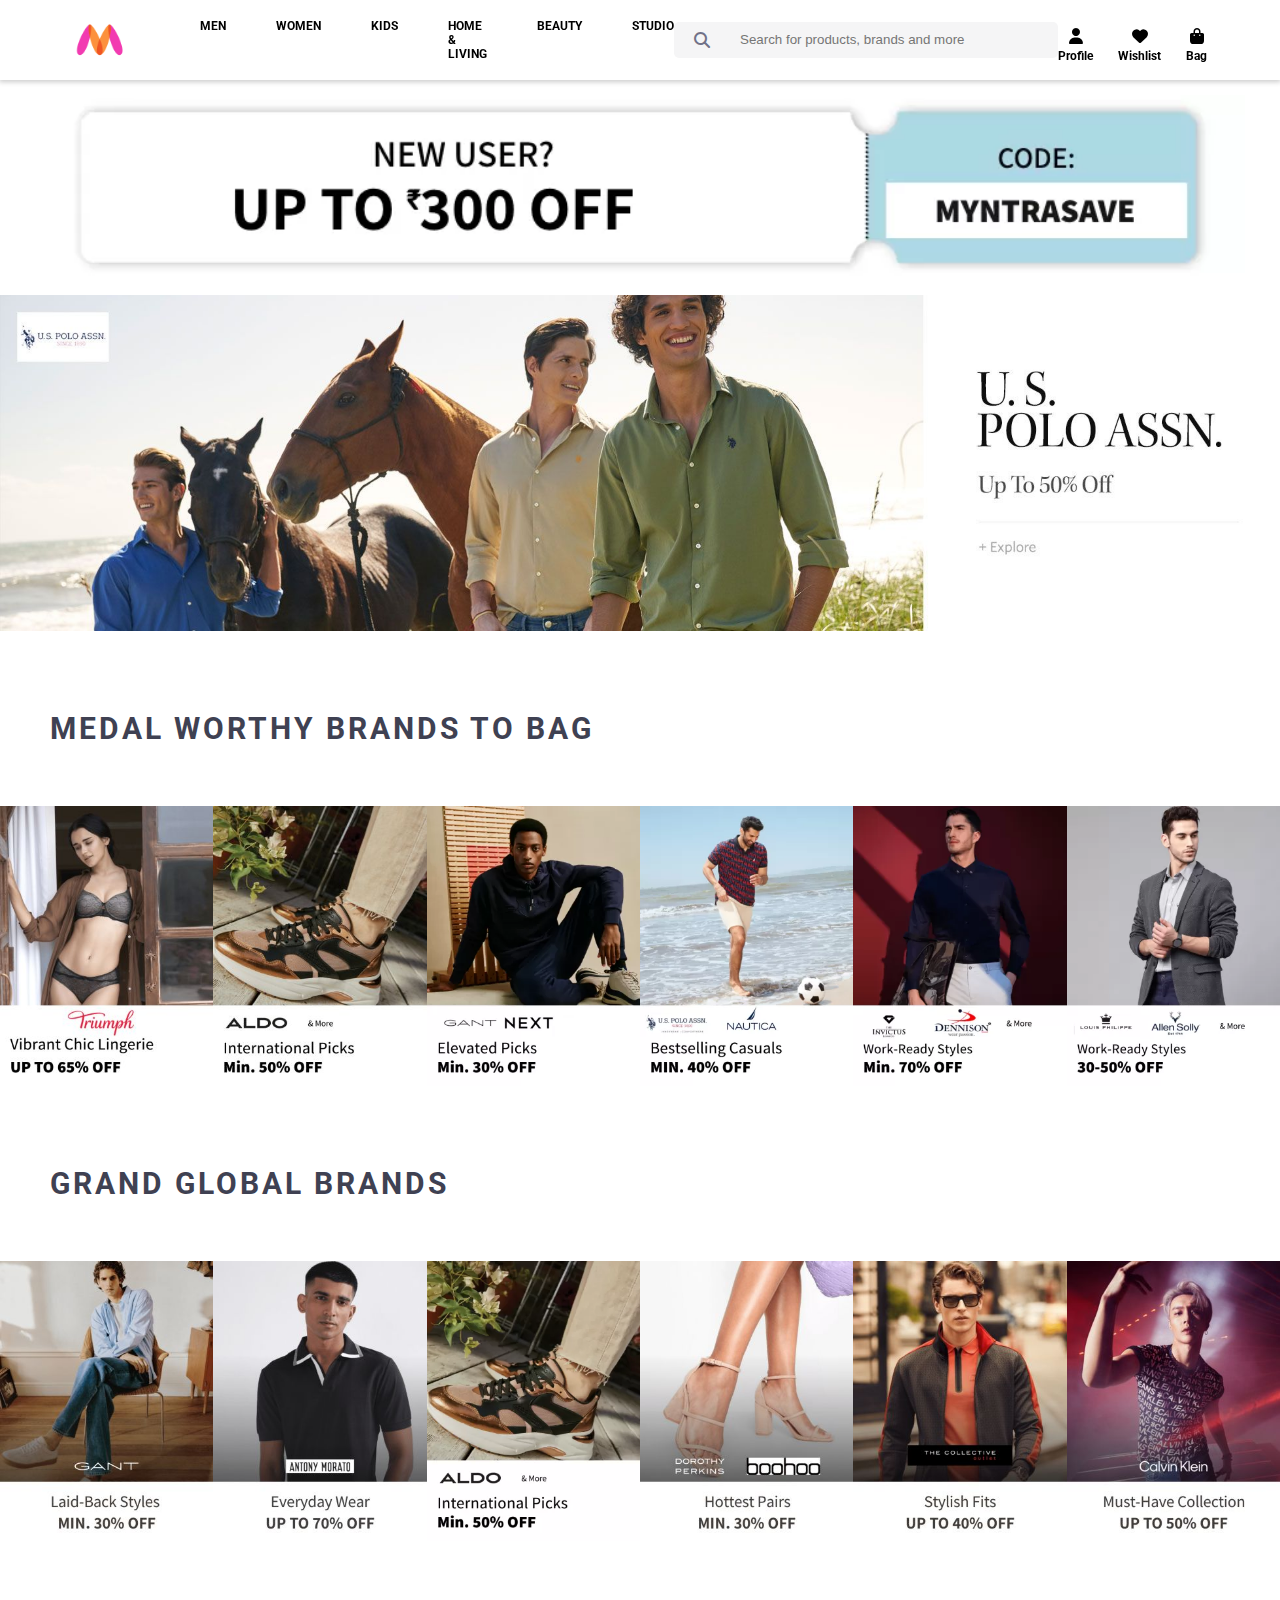
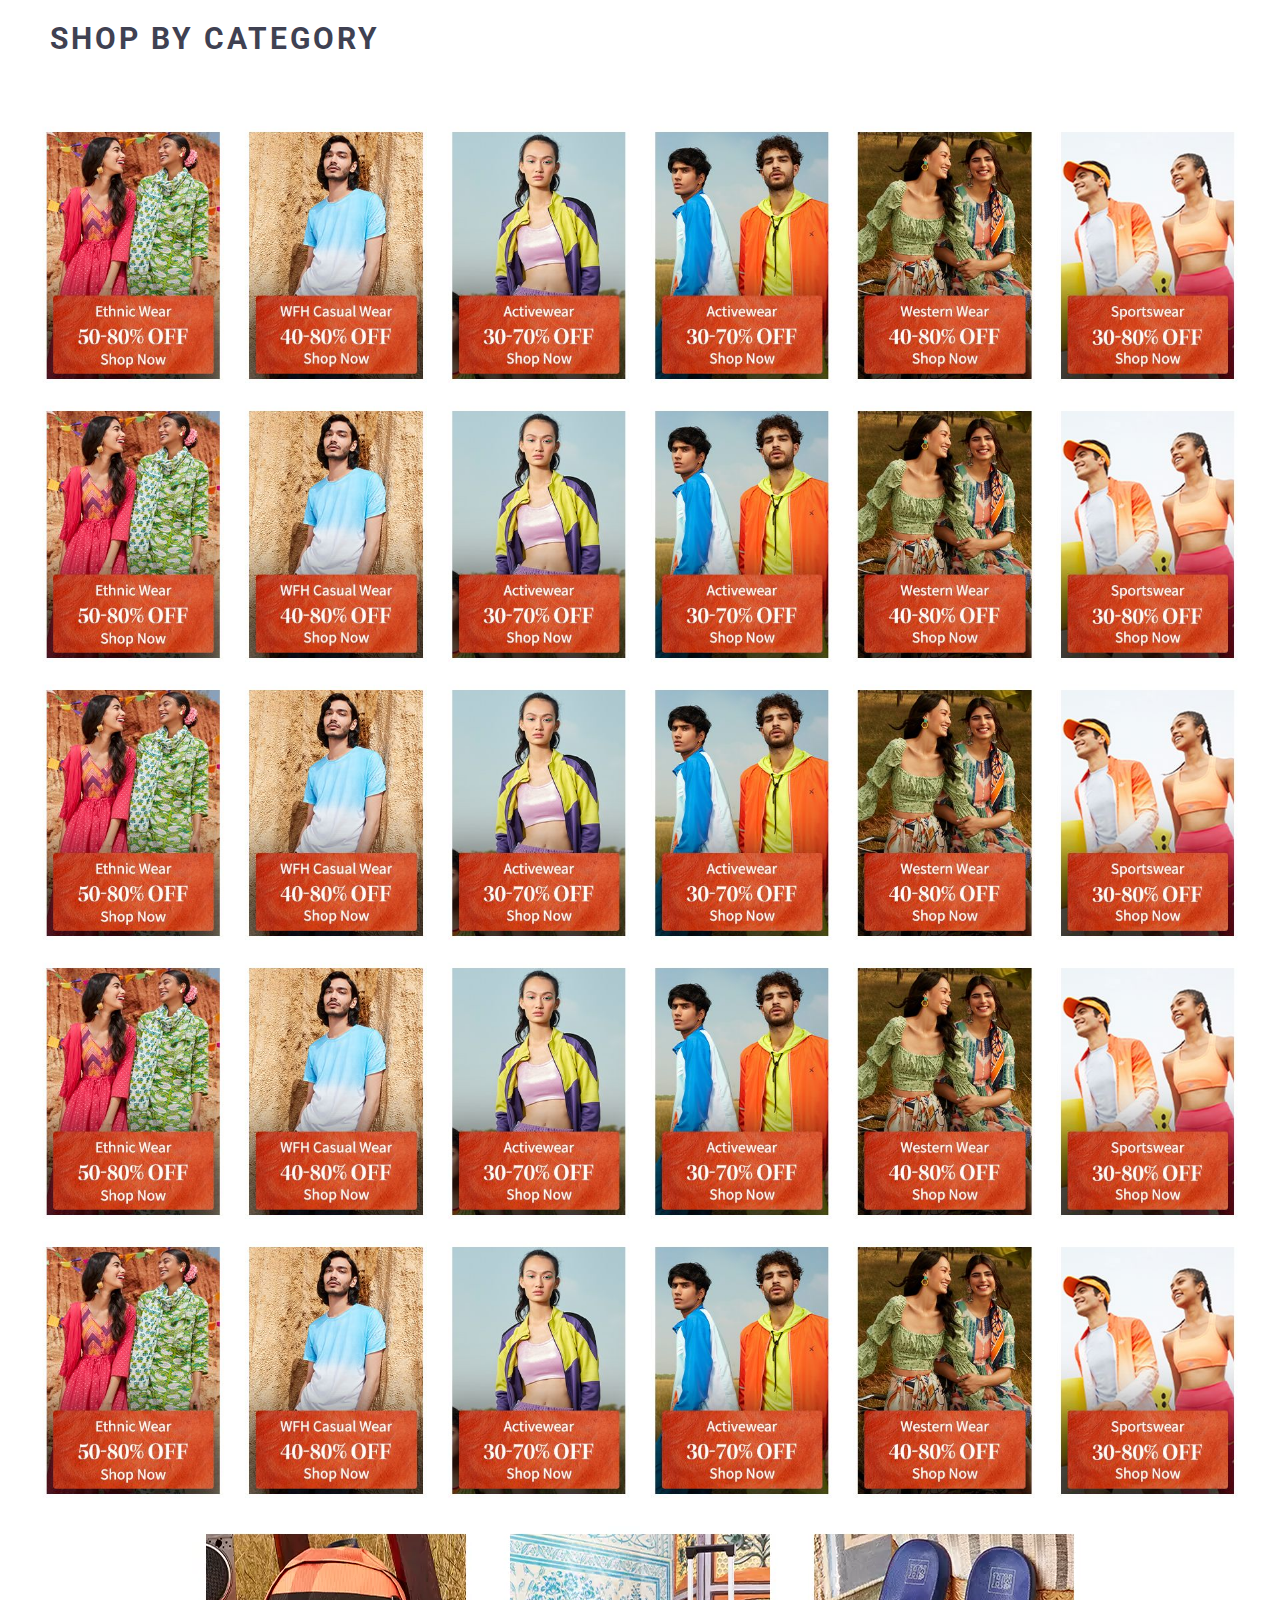
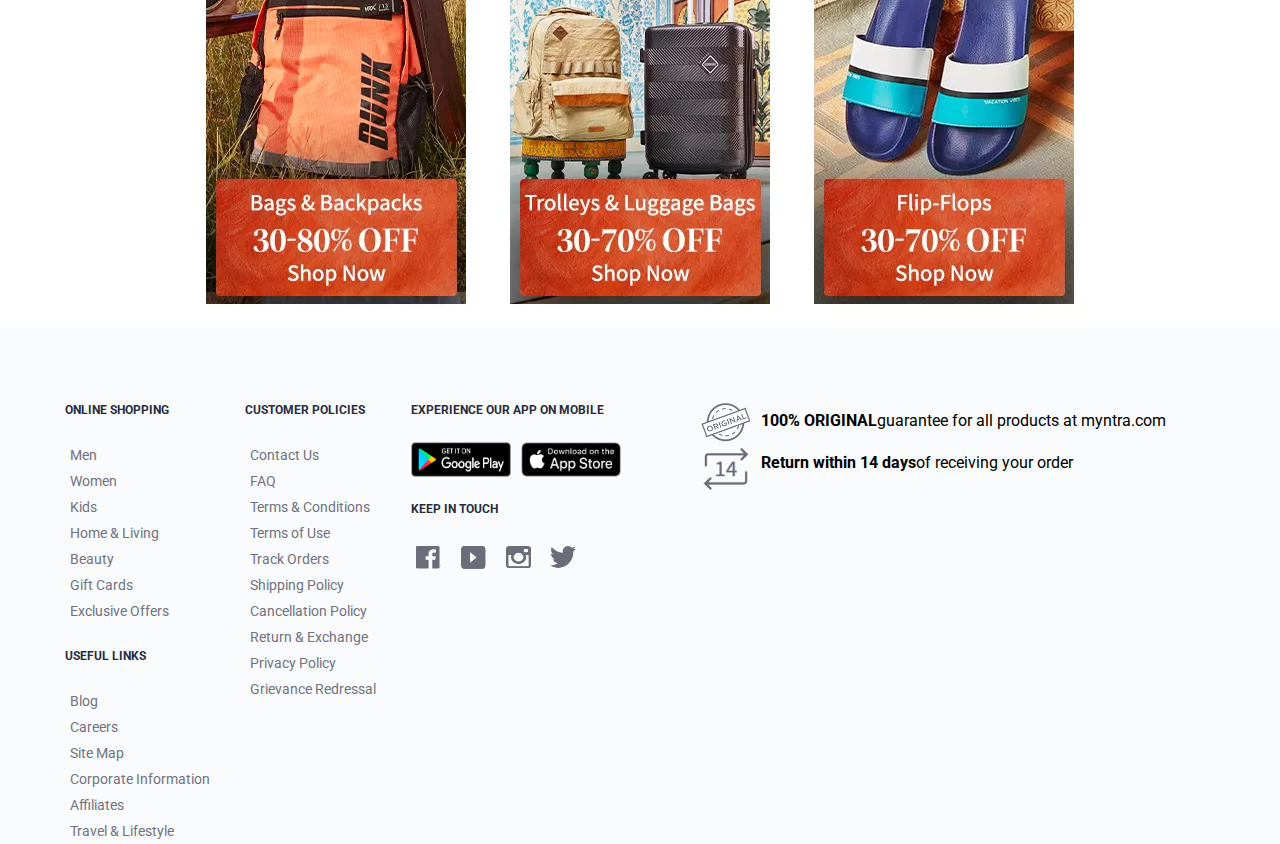
<file: myntra website/index.html>
<html lang="en">

    <head>
        <title>Myntra Website</title>
        <link rel="preconnect" href="https://fonts.googleapis.com">
        <link rel="preconnect" href="https://fonts.gstatic.com" crossorigin>
        <link href="https://fonts.googleapis.com/css2?family=Roboto:ital,wght@0,100..900;1,100..900&display=swap"
            rel="stylesheet">

        <link rel="stylesheet" href="style.css">
        <link rel="stylesheet" href="https://cdnjs.cloudflare.com/ajax/libs/font-awesome/6.7.2/css/all.min.css">
    </head>

    <body>
        <div class="main_outer">

            <!-- top header start -->
            <div class="top_header">

                <div class="website_logo">
                    <a href="index.html">
                        <img src="images/logowebp.webp" alt="">
                    </a>
                </div>

                <div class="header_menu">
                    <div class="menu_items">
                        <a href="men.html">Men</a>

                        <div class="mega_dropdown">

                            <div class="dropdown_column">
                                <h4>Top Wear</h4>
                                <ul>
                                    <li>
                                        <a href="mensCategory.html">T-Shirts</a>
                                    </li>
                                    <li>
                                        <a href="#">Casual Shirts</a>
                                    </li>
                                    <li>
                                        <a href="#">Formal Shirts</a>
                                    </li>
                                    <li>
                                        <a href="#">Sweatshirts</a>
                                    </li>
                                    <li>
                                        <a href="#">Sweaters</a>
                                    </li>
                                    <li>
                                        <a href="#">Jackets</a>
                                    </li>
                                    <li>
                                        <a href="#">Blazers & Coats</a>
                                    </li>
                                    <li>
                                        <a href="#">Suits</a>
                                    </li>
                                    <li>
                                        <a href="#">Rain Jackets</a>
                                    </li>
                                </ul>
                            </div>
                            <div class="dropdown_column">
                                <h4>Bottom Wear</h4>
                                <ul>
                                    <li>
                                        <a href="#">Jeans</a>
                                    </li>
                                    <li>
                                        <a href="#">Casual Trousers</a>
                                    </li>
                                    <li>
                                        <a href="#">Formal Trousers</a>
                                    </li>
                                    <li>
                                        <a href="#">Shorts</a>
                                    </li>
                                    <li>
                                        <a href="#">Track Pants & Joggers</a>
                                    </li>
                                </ul>
                            </div>
                            <div class="dropdown_column">
                                <h4>Foot Wear</h4>
                                <ul>
                                    <li>
                                        <a href="#">Casual Shoes</a>
                                    </li>
                                    <li>
                                        <a href="#">Sports Shoes</a>
                                    </li>
                                    <li>
                                        <a href="#">Formal Shoes</a>
                                    </li>
                                    <li>
                                        <a href="#">Sneakers</a>
                                    </li>
                                    <li>
                                        <a href="#">Sandals & Floaters</a>
                                    </li>
                                    <li>
                                        <a href="#">Flip Flops</a>
                                    </li>
                                    <li>
                                        <a href="#">Socks</a>
                                    </li>
                                </ul>
                            </div>
                            <div class="dropdown_column">
                                <h4>Sports and active Wear</h4>
                                <ul>
                                    <li>
                                        <a href="#">Sport Shoes</a>
                                    </li>
                                    <li>
                                        <a href="#">Sports Sandals</a>
                                    </li>
                                    <li>
                                        <a href="#">Actice T-Shirts</a>
                                    </li>
                                    <li>
                                        <a href="#">Track pants</a>
                                    </li>
                                    <li>
                                        <a href="#">Tracksuit</a>
                                    </li>
                                    <li>
                                        <a href="#">Jackets</a>
                                    </li>
                                    <li>
                                        <a href="#">Sports wear</a>
                                    </li>
                                </ul>
                            </div>

                        </div>
                    </div>
                    <div class="menu_items">
                        <a href="women.html">Women</a>
                        <div class="mega_dropdown">
                            <div class="dropdown_column">
                                <h4>Top Wear</h4>
                                <ul>
                                    <li><a href="#">Tops</a></li>
                                    <li><a href="#">Casual Dresses</a></li>
                                    <li><a href="#">Blouses</a></li>
                                    <li><a href="#">Sweaters</a></li>
                                    <li><a href="#">Jackets</a></li>
                                    <li><a href="#">Cardigans</a></li>
                                    <li><a href="#">Tunics</a></li>
                                </ul>
                            </div>
                            <div class="dropdown_column">
                                <h4>Bottom Wear</h4>
                                <ul>
                                    <li><a href="#">Jeans</a></li>
                                    <li><a href="#">Casual Trousers</a></li>
                                    <li><a href="#">Skirts</a></li>
                                    <li><a href="#">Leggings</a></li>
                                    <li><a href="#">Shorts</a></li>
                                </ul>
                            </div>
                            <div class="dropdown_column">
                                <h4>Foot Wear</h4>
                                <ul>
                                    <li><a href="#">Casual Shoes</a></li>
                                    <li><a href="#">Sandals</a></li>
                                    <li><a href="#">Flats</a></li>
                                    <li><a href="#">Boots</a></li>
                                </ul>
                            </div>
                            <div class="dropdown_column">
                                <h4>Active Wear</h4>
                                <ul>
                                    <li><a href="#">Sports Bras</a></li>
                                    <li><a href="#">Leggings</a></li>
                                    <li><a href="#">Sports Shoes</a></li>
                                    <li><a href="#">Track Pants</a></li>
                                    <li><a href="#">Jackets</a></li>
                                </ul>
                            </div>
                        </div>
                    </div>
                    <div class="menu_items">
                        <a href="kids.html">Kids</a>
                        <div class="mega_dropdown">
                            <div class="dropdown_column">
                                <h4>Top Wear</h4>
                                <ul>
                                    <li><a href="#">T-Shirts</a></li>
                                    <li><a href="#">Shirts</a></li>
                                    <li><a href="#">Sweaters</a></li>
                                    <li><a href="#">Jackets</a></li>
                                    <li><a href="#">Sweatshirts</a></li>
                                </ul>
                            </div>
                            <div class="dropdown_column">
                                <h4>Bottom Wear</h4>
                                <ul>
                                    <li><a href="#">Jeans</a></li>
                                    <li><a href="#">Shorts</a></li>
                                    <li><a href="#">Track Pants</a></li>
                                    <li><a href="#">Casual Trousers</a></li>
                                </ul>
                            </div>
                            <div class="dropdown_column">
                                <h4>Foot Wear</h4>
                                <ul>
                                    <li><a href="#">Casual Shoes</a></li>
                                    <li><a href="#">Sneakers</a></li>
                                    <li><a href="#">Sandals</a></li>
                                </ul>
                            </div>
                            <div class="dropdown_column">
                                <h4>Accessories</h4>
                                <ul>
                                    <li><a href="#">Caps</a></li>
                                    <li><a href="#">Bags</a></li>
                                    <li><a href="#">Gloves</a></li>
                                </ul>
                            </div>
                        </div>
                    </div>
                    <div class="menu_items">
                        <a href="homeandliving.html">Home & Living</a>
                        <div class="mega_dropdown">
                            <div class="dropdown_column">
                                <h4>Furniture</h4>
                                <ul>
                                    <li><a href="#">Sofas</a></li>
                                    <li><a href="#">Beds</a></li>
                                    <li><a href="#">Chairs</a></li>
                                    <li><a href="#">Tables</a></li>
                                    <li><a href="#">Cabinets</a></li>
                                </ul>
                            </div>
                            <div class="dropdown_column">
                                <h4>Bedding</h4>
                                <ul>
                                    <li><a href="#">Bed Linen</a></li>
                                    <li><a href="#">Pillows</a></li>
                                    <li><a href="#">Quilts</a></li>
                                    <li><a href="#">Curtains</a></li>
                                </ul>
                            </div>
                            <div class="dropdown_column">
                                <h4>Kitchenware</h4>
                                <ul>
                                    <li><a href="#">Cookware</a></li>
                                    <li><a href="#">Dining Sets</a></li>
                                    <li><a href="#">Storage Containers</a></li>
                                </ul>
                            </div>
                            <div class="dropdown_column">
                                <h4>Decor</h4>
                                <ul>
                                    <li><a href="#">Wall Art</a></li>
                                    <li><a href="#">Rugs</a></li>
                                    <li><a href="#">Vases</a></li>
                                    <li><a href="#">Cushions</a></li>
                                </ul>
                            </div>
                        </div>
                    </div>
                    <div class="menu_items">
                        <a href="beauty.html">Beauty</a>
                        <div class="mega_dropdown">
                            <div class="dropdown_column">
                                <h4>Skin Care</h4>
                                <ul>
                                    <li><a href="#">Face Creams</a></li>
                                    <li><a href="#">Face Wash</a></li>
                                    <li><a href="#">Serums</a></li>
                                    <li><a href="#">Moisturizers</a></li>
                                </ul>
                            </div>
                            <div class="dropdown_column">
                                <h4>Makeup</h4>
                                <ul>
                                    <li><a href="#">Foundations</a></li>
                                    <li><a href="#">Lipsticks</a></li>
                                    <li><a href="#">Mascara</a></li>
                                    <li><a href="#">Eyeliners</a></li>
                                </ul>
                            </div>
                            <div class="dropdown_column">
                                <h4>Hair Care</h4>
                                <ul>
                                    <li><a href="#">Shampoos</a></li>
                                    <li><a href="#">Conditioners</a></li>
                                    <li><a href="#">Hair Oil</a></li>
                                    <li><a href="#">Hair Colors</a></li>
                                </ul>
                            </div>
                            <div class="dropdown_column">
                                <h4>Fragrances</h4>
                                <ul>
                                    <li><a href="#">Perfumes</a></li>
                                    <li><a href="#">Body Sprays</a></li>
                                </ul>
                            </div>
                        </div>

                    </div>
                    <div class="menu_items">
                        <a href="studio.html">Studio</a>
                        <div class="mega_dropdown">
                            <div class="dropdown_column">
                                <h4>Photography</h4>
                                <ul>
                                    <li><a href="#">Cameras</a></li>
                                    <li><a href="#">Lenses</a></li>
                                    <li><a href="#">Tripods</a></li>
                                </ul>
                            </div>
                            <div class="dropdown_column">
                                <h4>Audio</h4>
                                <ul>
                                    <li><a href="#">Headphones</a></li>
                                    <li><a href="#">Speakers</a></li>
                                </ul>
                            </div>
                            <div class="dropdown_column">
                                <h4>Lighting</h4>
                                <ul>
                                    <li><a href="#">Studio Lights</a></li>
                                    <li><a href="#">LED Lights</a></li>
                                </ul>
                            </div>
                            <div class="dropdown_column">
                                <h4>Accessories</h4>
                                <ul>
                                    <li><a href="#">Camera Bags</a></li>
                                    <li><a href="#">Stabilizers</a></li>
                                </ul>
                            </div>
                        </div>

                    </div>
                </div>

                <div class="header_search">
                    <div>
                        <i class="fa-solid fa-magnifying-glass"></i>
                    </div>
                    <div class="search_input">
                        <input type="text" name="search" class="input-form"
                            placeholder="Search for products, brands and more">
                    </div>
                </div>

                <div class="header_user_icons">
                    <div class="user_icons">
                        <div>
                            <i class="fa-solid fa-user"></i>
                        </div>
                        <div class="icon_text">Profile</div>
                    </div>
                    <div class="user_icons">
                        <div>
                            <i class="fa-solid fa-heart"></i>
                        </div>
                        <div class="icon_text">Wishlist</div>
                    </div>
                    <div class="user_icons">
                        <div>
                            <i class="fa-solid fa-bag-shopping"></i>
                        </div>
                        <div class="icon_text">Bag</div>
                    </div>
                </div>

            </div>
            <!-- top header end -->

            <!-- image banner section start -->
            <div class="top_discount">
                <img src="images/top_discount.webp" alt="" title="">
            </div>

            <div class="top_animation1">
                <img src="images/top_animation.jpg" alt="" title="">
            </div>

            <div class="medal_worthy">
                <p>MEDAL WORTHY BRANDS TO BAG</p>
            </div>

            <div class="animation2">
                <div class="animation2image">
                    <img src="images/animation2_1.jpeg" alt="">
                </div>
                <div class="animation2image">
                    <img src="images/animation2_2.jpeg" alt="">
                </div>
                <div class="animation2image">
                    <img src="images/animation2_3.webp" alt="">
                </div>
                <div class="animation2image">
                    <img src="images/animation2_4.webp" alt="">
                </div>
                <div class="animation2image">
                    <img src="images/animation2_5.webp" alt="">
                </div>
                <div class="animation2image">
                    <img src="images/animation2_6.webp" alt="">
                </div>
            </div>

            <div class="medal_worthy">
                <p>GRAND GLOBAL BRANDS</p>
            </div>

            <div class="animation3">
                <div class="animation3image">
                    <img src="images/animation3_1.jpeg" alt="">
                </div>
                <div class="animation2image">
                    <img src="images/animation3_2.jpeg" alt="">
                </div>
                <div class="animation2image">
                    <img src="images/animation3_3.webp" alt="">
                </div>
                <div class="animation2image">
                    <img src="images/animation3_4.jpeg" alt="">
                </div>
                <div class="animation2image">
                    <img src="images/animation3_5.jpeg" alt="">
                </div>
                <div class="animation2image">
                    <img src="images/animation3_6.jpeg" alt="">
                </div>
            </div>

            <div class="medal_worthy">
                <p>SHOP BY CATEGORY</p>
            </div>

            <div class="shop_category">
                <div class="shop_category_image">
                    <div>
                        <img src="images/shop_category1.jpg" alt="">
                    </div>
                    <div>
                        <img src="images/shop_category2.jpg" alt="">
                    </div>
                    <div>
                        <img src="images/shop_category3.jpg" alt="">
                    </div>
                    <div>
                        <img src="images/shop_category4.jpg" alt="">
                    </div>
                    <div>
                        <img src="images/shop_category5.jpg" alt="">
                    </div>
                    <div>
                        <img src="images/shop_category6.jpg" alt="">
                    </div>
                </div>

                <div class="shop_category_image">
                    <div>
                        <img src="images/shop_category1.jpg" alt="">
                    </div>
                    <div>
                        <img src="images/shop_category2.jpg" alt="">
                    </div>
                    <div>
                        <img src="images/shop_category3.jpg" alt="">
                    </div>
                    <div>
                        <img src="images/shop_category4.jpg" alt="">
                    </div>
                    <div>
                        <img src="images/shop_category5.jpg" alt="">
                    </div>
                    <div>
                        <img src="images/shop_category6.jpg" alt="">
                    </div>
                </div>

                <div class="shop_category_image">
                    <div>
                        <img src="images/shop_category1.jpg" alt="">
                    </div>
                    <div>
                        <img src="images/shop_category2.jpg" alt="">
                    </div>
                    <div>
                        <img src="images/shop_category3.jpg" alt="">
                    </div>
                    <div>
                        <img src="images/shop_category4.jpg" alt="">
                    </div>
                    <div>
                        <img src="images/shop_category5.jpg" alt="">
                    </div>
                    <div>
                        <img src="images/shop_category6.jpg" alt="">
                    </div>
                </div>

                <div class="shop_category_image">
                    <div>
                        <img src="images/shop_category1.jpg" alt="">
                    </div>
                    <div>
                        <img src="images/shop_category2.jpg" alt="">
                    </div>
                    <div>
                        <img src="images/shop_category3.jpg" alt="">
                    </div>
                    <div>
                        <img src="images/shop_category4.jpg" alt="">
                    </div>
                    <div>
                        <img src="images/shop_category5.jpg" alt="">
                    </div>
                    <div>
                        <img src="images/shop_category6.jpg" alt="">
                    </div>
                </div>

                <div class="shop_category_image">
                    <div>
                        <img src="images/shop_category1.jpg" alt="">
                    </div>
                    <div>
                        <img src="images/shop_category2.jpg" alt="">
                    </div>
                    <div>
                        <img src="images/shop_category3.jpg" alt="">
                    </div>
                    <div>
                        <img src="images/shop_category4.jpg" alt="">
                    </div>
                    <div>
                        <img src="images/shop_category5.jpg" alt="">
                    </div>
                    <div>
                        <img src="images/shop_category6.jpg" alt="">
                    </div>
                </div>

                <div class="shop_category_image_end">
                    <div>
                        <img src="images/shop_category7.webp" alt="">
                    </div>
                    <div>
                        <img src="images/shop_category8.webp" alt="">
                    </div>
                    <div>
                        <img src="images/shop_category9.webp" alt="">
                    </div>
                </div>
            </div>
            <!-- image banner section end -->

            <!-- website description section start -->
            <div class="description">
                <div class="description_part1">
                    <div class="description_section1">
                        <h2>ONLINE SHOPPING</h2>
                        <div class="links">
                            <div><a href="#">Men</a></div>
                            <div><a href="#">Women</a></div>
                            <div><a href="#">Kids</a></div>
                            <div><a href="#">Home & Living</a></div>
                            <div><a href="#">Beauty</a></div>
                            <div><a href="#">Gift Cards</a></div>
                            <div><a href="#">Exclusive Offers</a></div>
                        </div>
                    </div>

                    <div class="description_section2">
                        <h2>USEFUL LINKS</h2>
                        <div class="links">
                            <div><a href="#">Blog</a></div>
                            <div><a href="#">Careers</a></div>
                            <div><a href="#">Site Map</a></div>
                            <div><a href="#">Corporate Information</a></div>
                            <div><a href="#">Affiliates</a></div>
                            <div><a href="#">Travel & Lifestyle</a></div>
                        </div>
                    </div>
                </div>

                <div class="description_part2">
                    <div class="description_section3">
                        <h2>CUSTOMER POLICIES</h2>
                        <div class="links">
                            <div><a href="#">Contact Us</a></div>
                            <div><a href="#">FAQ</a></div>
                            <div><a href="#">Terms & Conditions</a></div>
                            <div><a href="#">Terms of Use</a></div>
                            <div><a href="#">Track Orders</a></div>
                            <div><a href="#">Shipping Policy</a></div>
                            <div><a href="#">Cancellation Policy</a></div>
                            <div><a href="#">Return & Exchange</a></div>
                            <div><a href="#">Privacy Policy</a></div>
                            <div><a href="#">Grievance Redressal</a></div>
                        </div>
                    </div>
                </div>

                <div class="description_part3">
                    <div class="description_section4">
                        <h2>EXPERIENCE OUR APP ON MOBILE</h2>
                        <div class="app_downloader">
                            <div>
                                <img src="images/playstore.png" alt="">
                            </div>
                            <div>
                                <img src="images/applestore.png" alt="">
                            </div>
                        </div>
                    </div>

                    <div class="description_section5">
                        <h2>KEEP IN TOUCH</h2>
                        <div class="social_links">
                            <div>
                                <a href="www.facebook.com">
                                    <img src="images/fb.png" alt="">
                                </a>
                            </div>
                            <div>
                                <a href="www.youtube.com">
                                    <img src="images/yt.png" alt="">
                                </a>
                            </div>
                            <div>
                                <a href="www.instagram.com">
                                    <img src="images/insta.png" alt="">
                                </a>
                            </div>
                            <div>
                                <a href="www.twitter.com">
                                    <img src="images/twitter.png" alt="">
                                </a>
                            </div>
                        </div>
                    </div>
                </div>

                <div class="description_part4">
                    <div class="description_section6">
                        <div>
                            <img src="images/original.png" alt="">
                        </div>
                        <div class="original_content">
                            <div class="original">100% ORIGINAL</div>
                            <div class="product_info">guarantee for all products at myntra.com</div>
                        </div>
                    </div>

                    <div class="description_section7">
                        <div>
                            <img src="images/14.png" alt="">
                        </div>
                        <div class="original_content">
                            <div class="original">Return within 14 days </div>
                            <div class="product_info"> of receiving your order</div>
                        </div>
                    </div>
                </div>
            </div>


            <div class="description_section8">

            </div>
            <!-- website description section end -->

        </div>
    </body>

</html>
</file>
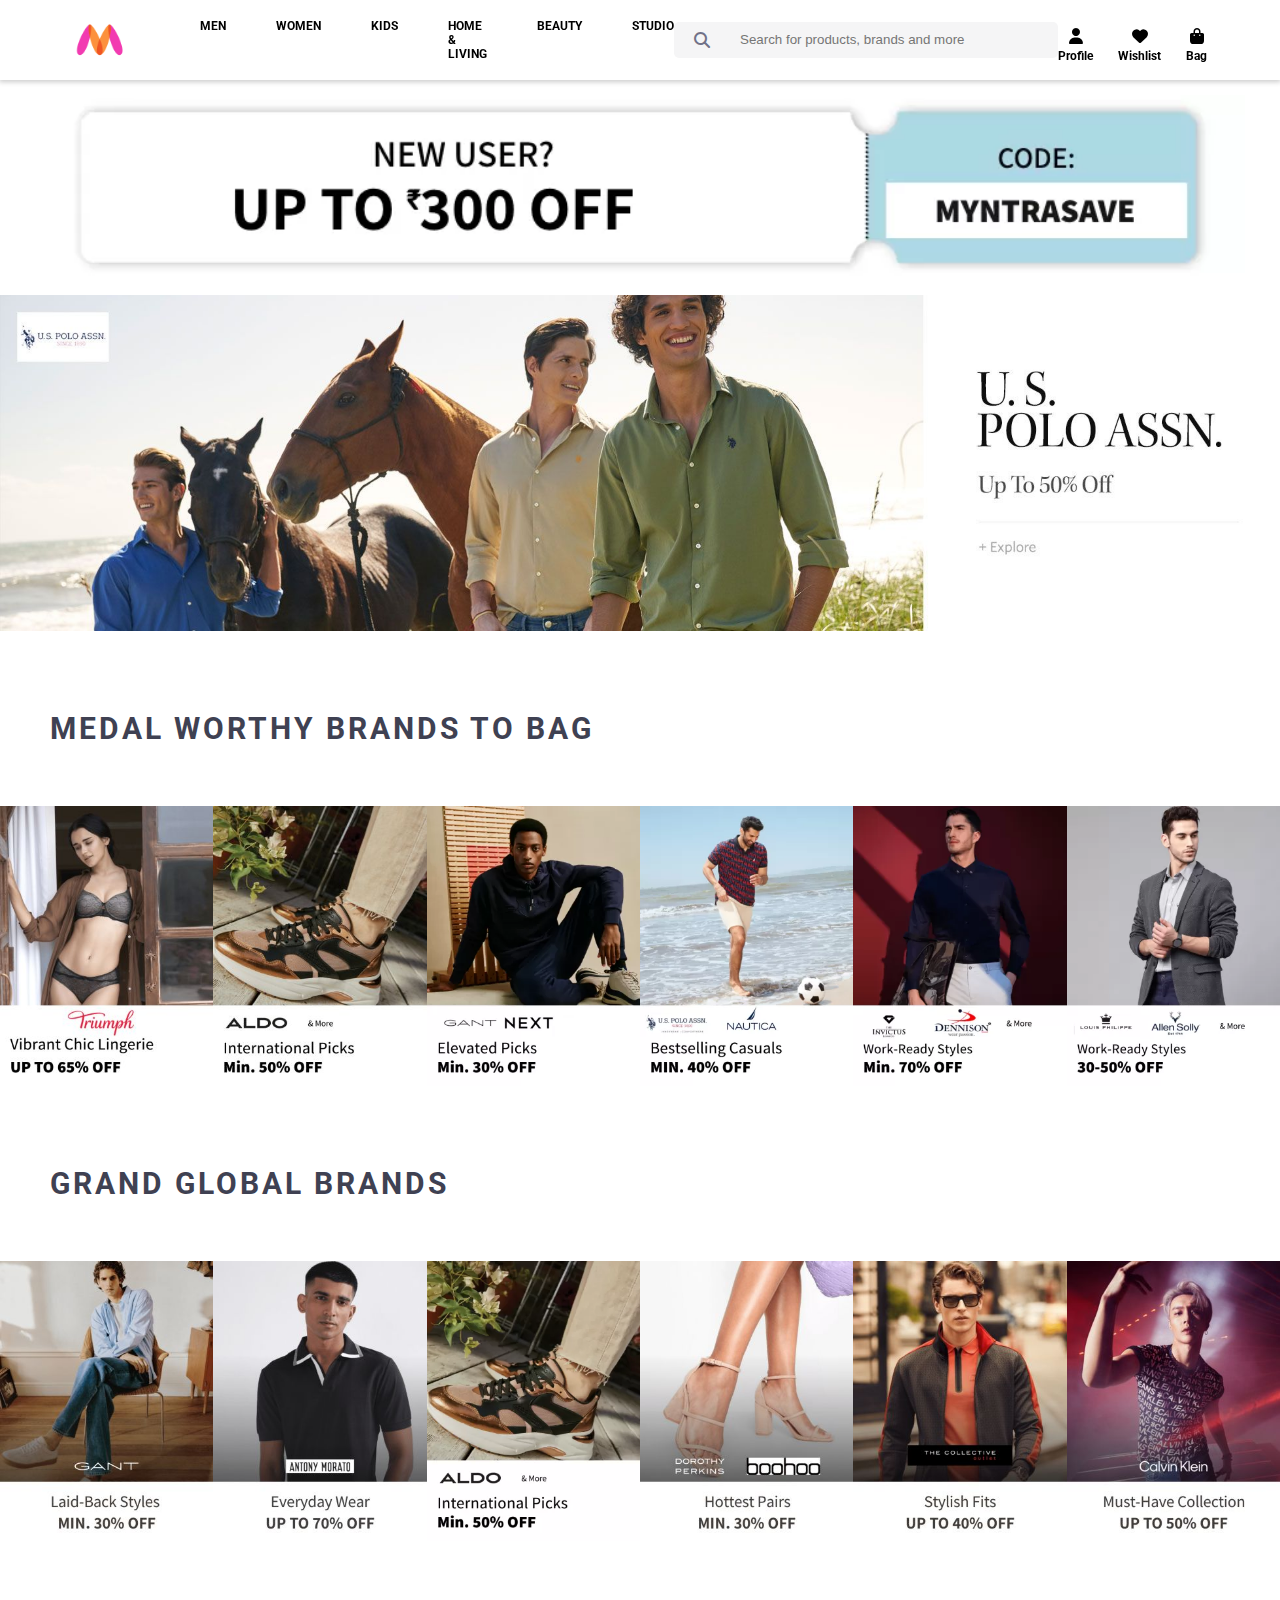
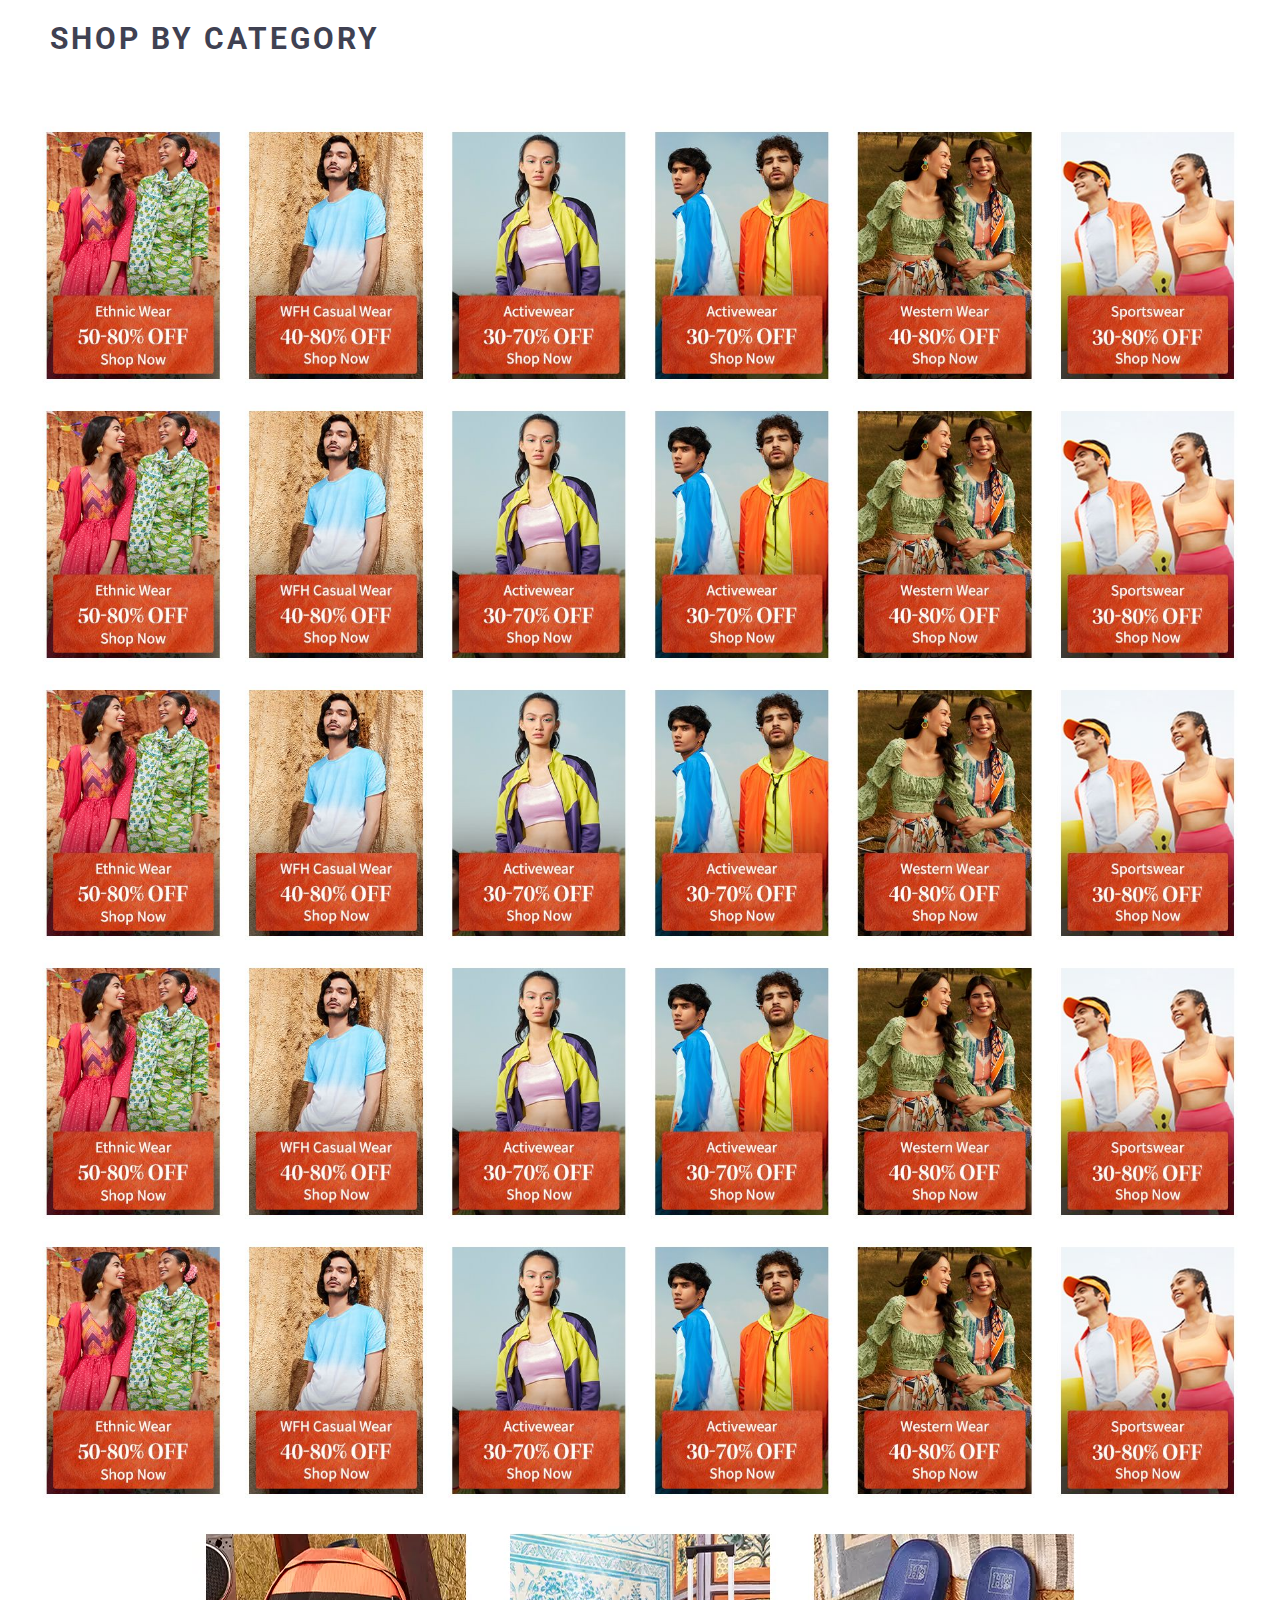
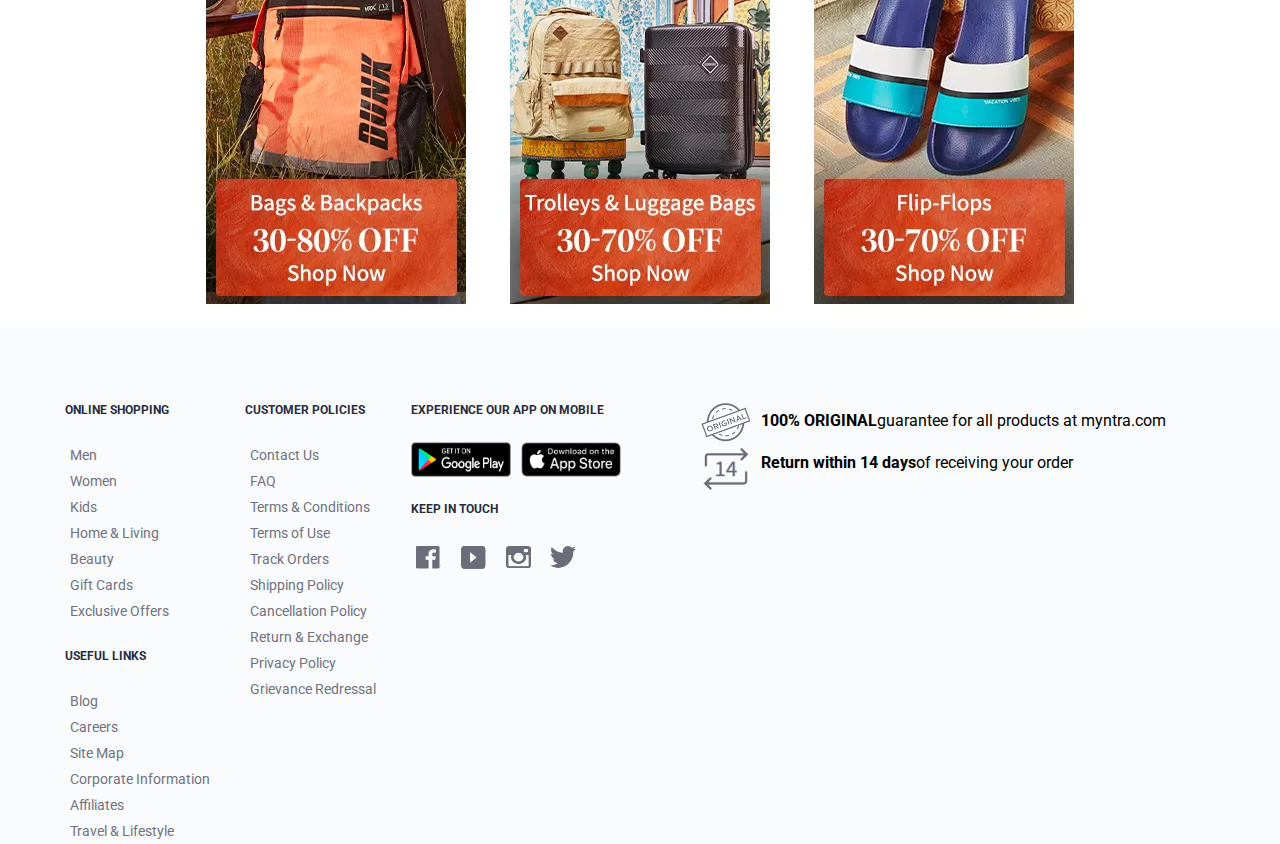
<file: project 3/myntra website/index.html>
<html lang="en">

    <head>
        <title>Myntra Website</title>
        <link rel="preconnect" href="https://fonts.googleapis.com">
        <link rel="preconnect" href="https://fonts.gstatic.com" crossorigin>
        <link href="https://fonts.googleapis.com/css2?family=Roboto:ital,wght@0,100..900;1,100..900&display=swap"
            rel="stylesheet">

        <link rel="stylesheet" href="style.css">
        <link rel="stylesheet" href="https://cdnjs.cloudflare.com/ajax/libs/font-awesome/6.7.2/css/all.min.css">
    </head>

    <body>
        <div class="main_outer">

            <!-- top header start -->
            <div class="top_header">

                <div class="website_logo">
                    <a href="index.html">
                        <img src="images/logowebp.webp" alt="">
                    </a>
                </div>

                <div class="header_menu">
                    <div class="menu_items">
                        <a href="men.html">Men</a>

                        <div class="mega_dropdown">

                            <div class="dropdown_column">
                                <h4>Top Wear</h4>
                                <ul>
                                    <li>
                                        <a href="#">T-Shirts</a>
                                    </li>
                                    <li>
                                        <a href="#">Casual Shirts</a>
                                    </li>
                                    <li>
                                        <a href="#">Formal Shirts</a>
                                    </li>
                                    <li>
                                        <a href="#">Sweatshirts</a>
                                    </li>
                                    <li>
                                        <a href="#">Sweaters</a>
                                    </li>
                                    <li>
                                        <a href="#">Jackets</a>
                                    </li>
                                    <li>
                                        <a href="#">Blazers & Coats</a>
                                    </li>
                                    <li>
                                        <a href="#">Suits</a>
                                    </li>
                                    <li>
                                        <a href="#">Rain Jackets</a>
                                    </li>
                                </ul>
                            </div>
                            <div class="dropdown_column">
                                <h4>Bottom Wear</h4>
                                <ul>
                                    <li>
                                        <a href="#">Jeans</a>
                                    </li>
                                    <li>
                                        <a href="#">Casual Trousers</a>
                                    </li>
                                    <li>
                                        <a href="#">Formal Trousers</a>
                                    </li>
                                    <li>
                                        <a href="#">Shorts</a>
                                    </li>
                                    <li>
                                        <a href="#">Track Pants & Joggers</a>
                                    </li>
                                </ul>
                            </div>
                            <div class="dropdown_column">
                                <h4>Foot Wear</h4>
                                <ul>
                                    <li>
                                        <a href="#">Casual Shoes</a>
                                    </li>
                                    <li>
                                        <a href="#">Sports Shoes</a>
                                    </li>
                                    <li>
                                        <a href="#">Formal Shoes</a>
                                    </li>
                                    <li>
                                        <a href="#">Sneakers</a>
                                    </li>
                                    <li>
                                        <a href="#">Sandals & Floaters</a>
                                    </li>
                                    <li>
                                        <a href="#">Flip Flops</a>
                                    </li>
                                    <li>
                                        <a href="#">Socks</a>
                                    </li>
                                </ul>
                            </div>
                            <div class="dropdown_column">
                                <h4>Sports and active Wear</h4>
                                <ul>
                                    <li>
                                        <a href="#">Sport Shoes</a>
                                    </li>
                                    <li>
                                        <a href="#">Sports Sandals</a>
                                    </li>
                                    <li>
                                        <a href="#">Actice T-Shirts</a>
                                    </li>
                                    <li>
                                        <a href="#">Track pants</a>
                                    </li>
                                    <li>
                                        <a href="#">Tracksuit</a>
                                    </li>
                                    <li>
                                        <a href="#">Jackets</a>
                                    </li>
                                    <li>
                                        <a href="#">Sports wear</a>
                                    </li>
                                </ul>
                            </div>

                        </div>
                    </div>
                    <div class="menu_items">
                        <a href="women.html">Women</a>
                        <div class="mega_dropdown">
                            <div class="dropdown_column">
                                <h4>Top Wear</h4>
                                <ul>
                                    <li><a href="#">Tops</a></li>
                                    <li><a href="#">Casual Dresses</a></li>
                                    <li><a href="#">Blouses</a></li>
                                    <li><a href="#">Sweaters</a></li>
                                    <li><a href="#">Jackets</a></li>
                                    <li><a href="#">Cardigans</a></li>
                                    <li><a href="#">Tunics</a></li>
                                </ul>
                            </div>
                            <div class="dropdown_column">
                                <h4>Bottom Wear</h4>
                                <ul>
                                    <li><a href="#">Jeans</a></li>
                                    <li><a href="#">Casual Trousers</a></li>
                                    <li><a href="#">Skirts</a></li>
                                    <li><a href="#">Leggings</a></li>
                                    <li><a href="#">Shorts</a></li>
                                </ul>
                            </div>
                            <div class="dropdown_column">
                                <h4>Foot Wear</h4>
                                <ul>
                                    <li><a href="#">Casual Shoes</a></li>
                                    <li><a href="#">Sandals</a></li>
                                    <li><a href="#">Flats</a></li>
                                    <li><a href="#">Boots</a></li>
                                </ul>
                            </div>
                            <div class="dropdown_column">
                                <h4>Active Wear</h4>
                                <ul>
                                    <li><a href="#">Sports Bras</a></li>
                                    <li><a href="#">Leggings</a></li>
                                    <li><a href="#">Sports Shoes</a></li>
                                    <li><a href="#">Track Pants</a></li>
                                    <li><a href="#">Jackets</a></li>
                                </ul>
                            </div>
                        </div>
                    </div>
                    <div class="menu_items">
                        <a href="kids.html">Kids</a>
                        <div class="mega_dropdown">
                            <div class="dropdown_column">
                                <h4>Top Wear</h4>
                                <ul>
                                    <li><a href="#">T-Shirts</a></li>
                                    <li><a href="#">Shirts</a></li>
                                    <li><a href="#">Sweaters</a></li>
                                    <li><a href="#">Jackets</a></li>
                                    <li><a href="#">Sweatshirts</a></li>
                                </ul>
                            </div>
                            <div class="dropdown_column">
                                <h4>Bottom Wear</h4>
                                <ul>
                                    <li><a href="#">Jeans</a></li>
                                    <li><a href="#">Shorts</a></li>
                                    <li><a href="#">Track Pants</a></li>
                                    <li><a href="#">Casual Trousers</a></li>
                                </ul>
                            </div>
                            <div class="dropdown_column">
                                <h4>Foot Wear</h4>
                                <ul>
                                    <li><a href="#">Casual Shoes</a></li>
                                    <li><a href="#">Sneakers</a></li>
                                    <li><a href="#">Sandals</a></li>
                                </ul>
                            </div>
                            <div class="dropdown_column">
                                <h4>Accessories</h4>
                                <ul>
                                    <li><a href="#">Caps</a></li>
                                    <li><a href="#">Bags</a></li>
                                    <li><a href="#">Gloves</a></li>
                                </ul>
                            </div>
                        </div>
                    </div>
                    <div class="menu_items">
                        <a href="homeandliving.html">Home & Living</a>
                        <div class="mega_dropdown">
                            <div class="dropdown_column">
                                <h4>Furniture</h4>
                                <ul>
                                    <li><a href="#">Sofas</a></li>
                                    <li><a href="#">Beds</a></li>
                                    <li><a href="#">Chairs</a></li>
                                    <li><a href="#">Tables</a></li>
                                    <li><a href="#">Cabinets</a></li>
                                </ul>
                            </div>
                            <div class="dropdown_column">
                                <h4>Bedding</h4>
                                <ul>
                                    <li><a href="#">Bed Linen</a></li>
                                    <li><a href="#">Pillows</a></li>
                                    <li><a href="#">Quilts</a></li>
                                    <li><a href="#">Curtains</a></li>
                                </ul>
                            </div>
                            <div class="dropdown_column">
                                <h4>Kitchenware</h4>
                                <ul>
                                    <li><a href="#">Cookware</a></li>
                                    <li><a href="#">Dining Sets</a></li>
                                    <li><a href="#">Storage Containers</a></li>
                                </ul>
                            </div>
                            <div class="dropdown_column">
                                <h4>Decor</h4>
                                <ul>
                                    <li><a href="#">Wall Art</a></li>
                                    <li><a href="#">Rugs</a></li>
                                    <li><a href="#">Vases</a></li>
                                    <li><a href="#">Cushions</a></li>
                                </ul>
                            </div>
                        </div>
                    </div>
                    <div class="menu_items">
                        <a href="beauty.html">Beauty</a>
                        <div class="mega_dropdown">
                            <div class="dropdown_column">
                                <h4>Skin Care</h4>
                                <ul>
                                    <li><a href="#">Face Creams</a></li>
                                    <li><a href="#">Face Wash</a></li>
                                    <li><a href="#">Serums</a></li>
                                    <li><a href="#">Moisturizers</a></li>
                                </ul>
                            </div>
                            <div class="dropdown_column">
                                <h4>Makeup</h4>
                                <ul>
                                    <li><a href="#">Foundations</a></li>
                                    <li><a href="#">Lipsticks</a></li>
                                    <li><a href="#">Mascara</a></li>
                                    <li><a href="#">Eyeliners</a></li>
                                </ul>
                            </div>
                            <div class="dropdown_column">
                                <h4>Hair Care</h4>
                                <ul>
                                    <li><a href="#">Shampoos</a></li>
                                    <li><a href="#">Conditioners</a></li>
                                    <li><a href="#">Hair Oil</a></li>
                                    <li><a href="#">Hair Colors</a></li>
                                </ul>
                            </div>
                            <div class="dropdown_column">
                                <h4>Fragrances</h4>
                                <ul>
                                    <li><a href="#">Perfumes</a></li>
                                    <li><a href="#">Body Sprays</a></li>
                                </ul>
                            </div>
                        </div>

                    </div>
                    <div class="menu_items">
                        <a href="studio.html">Studio</a>
                        <div class="mega_dropdown">
                            <div class="dropdown_column">
                                <h4>Photography</h4>
                                <ul>
                                    <li><a href="#">Cameras</a></li>
                                    <li><a href="#">Lenses</a></li>
                                    <li><a href="#">Tripods</a></li>
                                </ul>
                            </div>
                            <div class="dropdown_column">
                                <h4>Audio</h4>
                                <ul>
                                    <li><a href="#">Headphones</a></li>
                                    <li><a href="#">Speakers</a></li>
                                </ul>
                            </div>
                            <div class="dropdown_column">
                                <h4>Lighting</h4>
                                <ul>
                                    <li><a href="#">Studio Lights</a></li>
                                    <li><a href="#">LED Lights</a></li>
                                </ul>
                            </div>
                            <div class="dropdown_column">
                                <h4>Accessories</h4>
                                <ul>
                                    <li><a href="#">Camera Bags</a></li>
                                    <li><a href="#">Stabilizers</a></li>
                                </ul>
                            </div>
                        </div>

                    </div>
                </div>

                <div class="header_search">
                    <div>
                        <i class="fa-solid fa-magnifying-glass"></i>
                    </div>
                    <div class="search_input">
                        <input type="text" name="search" class="input-form"
                            placeholder="Search for products, brands and more">
                    </div>
                </div>

                <div class="header_user_icons">
                    <div class="user_icons">
                        <div>
                            <i class="fa-solid fa-user"></i>
                        </div>
                        <div class="icon_text">Profile</div>
                    </div>
                    <div class="user_icons">
                        <div>
                            <i class="fa-solid fa-heart"></i>
                        </div>
                        <div class="icon_text">Wishlist</div>
                    </div>
                    <div class="user_icons">
                        <div>
                            <i class="fa-solid fa-bag-shopping"></i>
                        </div>
                        <div class="icon_text">Bag</div>
                    </div>
                </div>

            </div>
            <!-- top header end -->

            <!-- image banner section start -->
            <div class="top_discount">
                <img src="images/top_discount.webp" alt="" title="">
            </div>

            <div class="top_animation1">
                <img src="images/top_animation.jpg" alt="" title="">
            </div>

            <div class="medal_worthy">
                <p>MEDAL WORTHY BRANDS TO BAG</p>
            </div>

            <div class="animation2">
                <div class="animation2image">
                    <img src="images/animation2_1.jpeg" alt="">
                </div>
                <div class="animation2image">
                    <img src="images/animation2_2.jpeg" alt="">
                </div>
                <div class="animation2image">
                    <img src="images/animation2_3.webp" alt="">
                </div>
                <div class="animation2image">
                    <img src="images/animation2_4.webp" alt="">
                </div>
                <div class="animation2image">
                    <img src="images/animation2_5.webp" alt="">
                </div>
                <div class="animation2image">
                    <img src="images/animation2_6.webp" alt="">
                </div>
            </div>

            <div class="medal_worthy">
                <p>GRAND GLOBAL BRANDS</p>
            </div>

            <div class="animation3">
                <div class="animation3image">
                    <img src="images/animation3_1.jpeg" alt="">
                </div>
                <div class="animation2image">
                    <img src="images/animation3_2.jpeg" alt="">
                </div>
                <div class="animation2image">
                    <img src="images/animation3_3.webp" alt="">
                </div>
                <div class="animation2image">
                    <img src="images/animation3_4.jpeg" alt="">
                </div>
                <div class="animation2image">
                    <img src="images/animation3_5.jpeg" alt="">
                </div>
                <div class="animation2image">
                    <img src="images/animation3_6.jpeg" alt="">
                </div>
            </div>

            <div class="medal_worthy">
                <p>SHOP BY CATEGORY</p>
            </div>

            <div class="shop_category">
                <div class="shop_category_image">
                    <div>
                        <img src="images/shop_category1.jpg" alt="">
                    </div>
                    <div>
                        <img src="images/shop_category2.jpg" alt="">
                    </div>
                    <div>
                        <img src="images/shop_category3.jpg" alt="">
                    </div>
                    <div>
                        <img src="images/shop_category4.jpg" alt="">
                    </div>
                    <div>
                        <img src="images/shop_category5.jpg" alt="">
                    </div>
                    <div>
                        <img src="images/shop_category6.jpg" alt="">
                    </div>
                </div>

                <div class="shop_category_image">
                    <div>
                        <img src="images/shop_category1.jpg" alt="">
                    </div>
                    <div>
                        <img src="images/shop_category2.jpg" alt="">
                    </div>
                    <div>
                        <img src="images/shop_category3.jpg" alt="">
                    </div>
                    <div>
                        <img src="images/shop_category4.jpg" alt="">
                    </div>
                    <div>
                        <img src="images/shop_category5.jpg" alt="">
                    </div>
                    <div>
                        <img src="images/shop_category6.jpg" alt="">
                    </div>
                </div>

                <div class="shop_category_image">
                    <div>
                        <img src="images/shop_category1.jpg" alt="">
                    </div>
                    <div>
                        <img src="images/shop_category2.jpg" alt="">
                    </div>
                    <div>
                        <img src="images/shop_category3.jpg" alt="">
                    </div>
                    <div>
                        <img src="images/shop_category4.jpg" alt="">
                    </div>
                    <div>
                        <img src="images/shop_category5.jpg" alt="">
                    </div>
                    <div>
                        <img src="images/shop_category6.jpg" alt="">
                    </div>
                </div>

                <div class="shop_category_image">
                    <div>
                        <img src="images/shop_category1.jpg" alt="">
                    </div>
                    <div>
                        <img src="images/shop_category2.jpg" alt="">
                    </div>
                    <div>
                        <img src="images/shop_category3.jpg" alt="">
                    </div>
                    <div>
                        <img src="images/shop_category4.jpg" alt="">
                    </div>
                    <div>
                        <img src="images/shop_category5.jpg" alt="">
                    </div>
                    <div>
                        <img src="images/shop_category6.jpg" alt="">
                    </div>
                </div>

                <div class="shop_category_image">
                    <div>
                        <img src="images/shop_category1.jpg" alt="">
                    </div>
                    <div>
                        <img src="images/shop_category2.jpg" alt="">
                    </div>
                    <div>
                        <img src="images/shop_category3.jpg" alt="">
                    </div>
                    <div>
                        <img src="images/shop_category4.jpg" alt="">
                    </div>
                    <div>
                        <img src="images/shop_category5.jpg" alt="">
                    </div>
                    <div>
                        <img src="images/shop_category6.jpg" alt="">
                    </div>
                </div>

                <div class="shop_category_image_end">
                    <div>
                        <img src="images/shop_category7.webp" alt="">
                    </div>
                    <div>
                        <img src="images/shop_category8.webp" alt="">
                    </div>
                    <div>
                        <img src="images/shop_category9.webp" alt="">
                    </div>
                </div>
            </div>
            <!-- image banner section end -->

            <!-- website description section start -->
            <div class="description">
                <div class="description_part1">
                    <div class="description_section1">
                        <h2>ONLINE SHOPPING</h2>
                        <div class="links">
                            <div><a href="#">Men</a></div>
                            <div><a href="#">Women</a></div>
                            <div><a href="#">Kids</a></div>
                            <div><a href="#">Home & Living</a></div>
                            <div><a href="#">Beauty</a></div>
                            <div><a href="#">Gift Cards</a></div>
                            <div><a href="#">Exclusive Offers</a></div>
                        </div>
                    </div>

                    <div class="description_section2">
                        <h2>USEFUL LINKS</h2>
                        <div class="links">
                            <div><a href="#">Blog</a></div>
                            <div><a href="#">Careers</a></div>
                            <div><a href="#">Site Map</a></div>
                            <div><a href="#">Corporate Information</a></div>
                            <div><a href="#">Affiliates</a></div>
                            <div><a href="#">Travel & Lifestyle</a></div>
                        </div>
                    </div>
                </div>

                <div class="description_part2">
                    <div class="description_section3">
                        <h2>CUSTOMER POLICIES</h2>
                        <div class="links">
                            <div><a href="#">Contact Us</a></div>
                            <div><a href="#">FAQ</a></div>
                            <div><a href="#">Terms & Conditions</a></div>
                            <div><a href="#">Terms of Use</a></div>
                            <div><a href="#">Track Orders</a></div>
                            <div><a href="#">Shipping Policy</a></div>
                            <div><a href="#">Cancellation Policy</a></div>
                            <div><a href="#">Return & Exchange</a></div>
                            <div><a href="#">Privacy Policy</a></div>
                            <div><a href="#">Grievance Redressal</a></div>
                        </div>
                    </div>
                </div>

                <div class="description_part3">
                    <div class="description_section4">
                        <h2>EXPERIENCE OUR APP ON MOBILE</h2>
                        <div class="app_downloader">
                            <div>
                                <img src="images/playstore.png" alt="">
                            </div>
                            <div>
                                <img src="images/applestore.png" alt="">
                            </div>
                        </div>
                    </div>

                    <div class="description_section5">
                        <h2>KEEP IN TOUCH</h2>
                        <div class="social_links">
                            <div>
                                <a href="www.facebook.com">
                                    <img src="images/fb.png" alt="">
                                </a>
                            </div>
                            <div>
                                <a href="www.youtube.com">
                                    <img src="images/yt.png" alt="">
                                </a>
                            </div>
                            <div>
                                <a href="www.instagram.com">
                                    <img src="images/insta.png" alt="">
                                </a>
                            </div>
                            <div>
                                <a href="www.twitter.com">
                                    <img src="images/twitter.png" alt="">
                                </a>
                            </div>
                        </div>
                    </div>
                </div>

                <div class="description_part4">
                    <div class="description_section6">
                        <div>
                            <img src="images/original.png" alt="">
                        </div>
                        <div class="original_content">
                            <div class="original">100% ORIGINAL</div>
                            <div class="product_info">guarantee for all products at myntra.com</div>
                        </div>
                    </div>

                    <div class="description_section7">
                        <div>
                            <img src="images/14.png" alt="">
                        </div>
                        <div class="original_content">
                            <div class="original">Return within 14 days </div>
                            <div class="product_info"> of receiving your order</div>
                        </div>
                    </div>
                </div>
            </div>


            <div class="description_section8">

            </div>
            <!-- website description section end -->

        </div>
    </body>

</html>
</file>
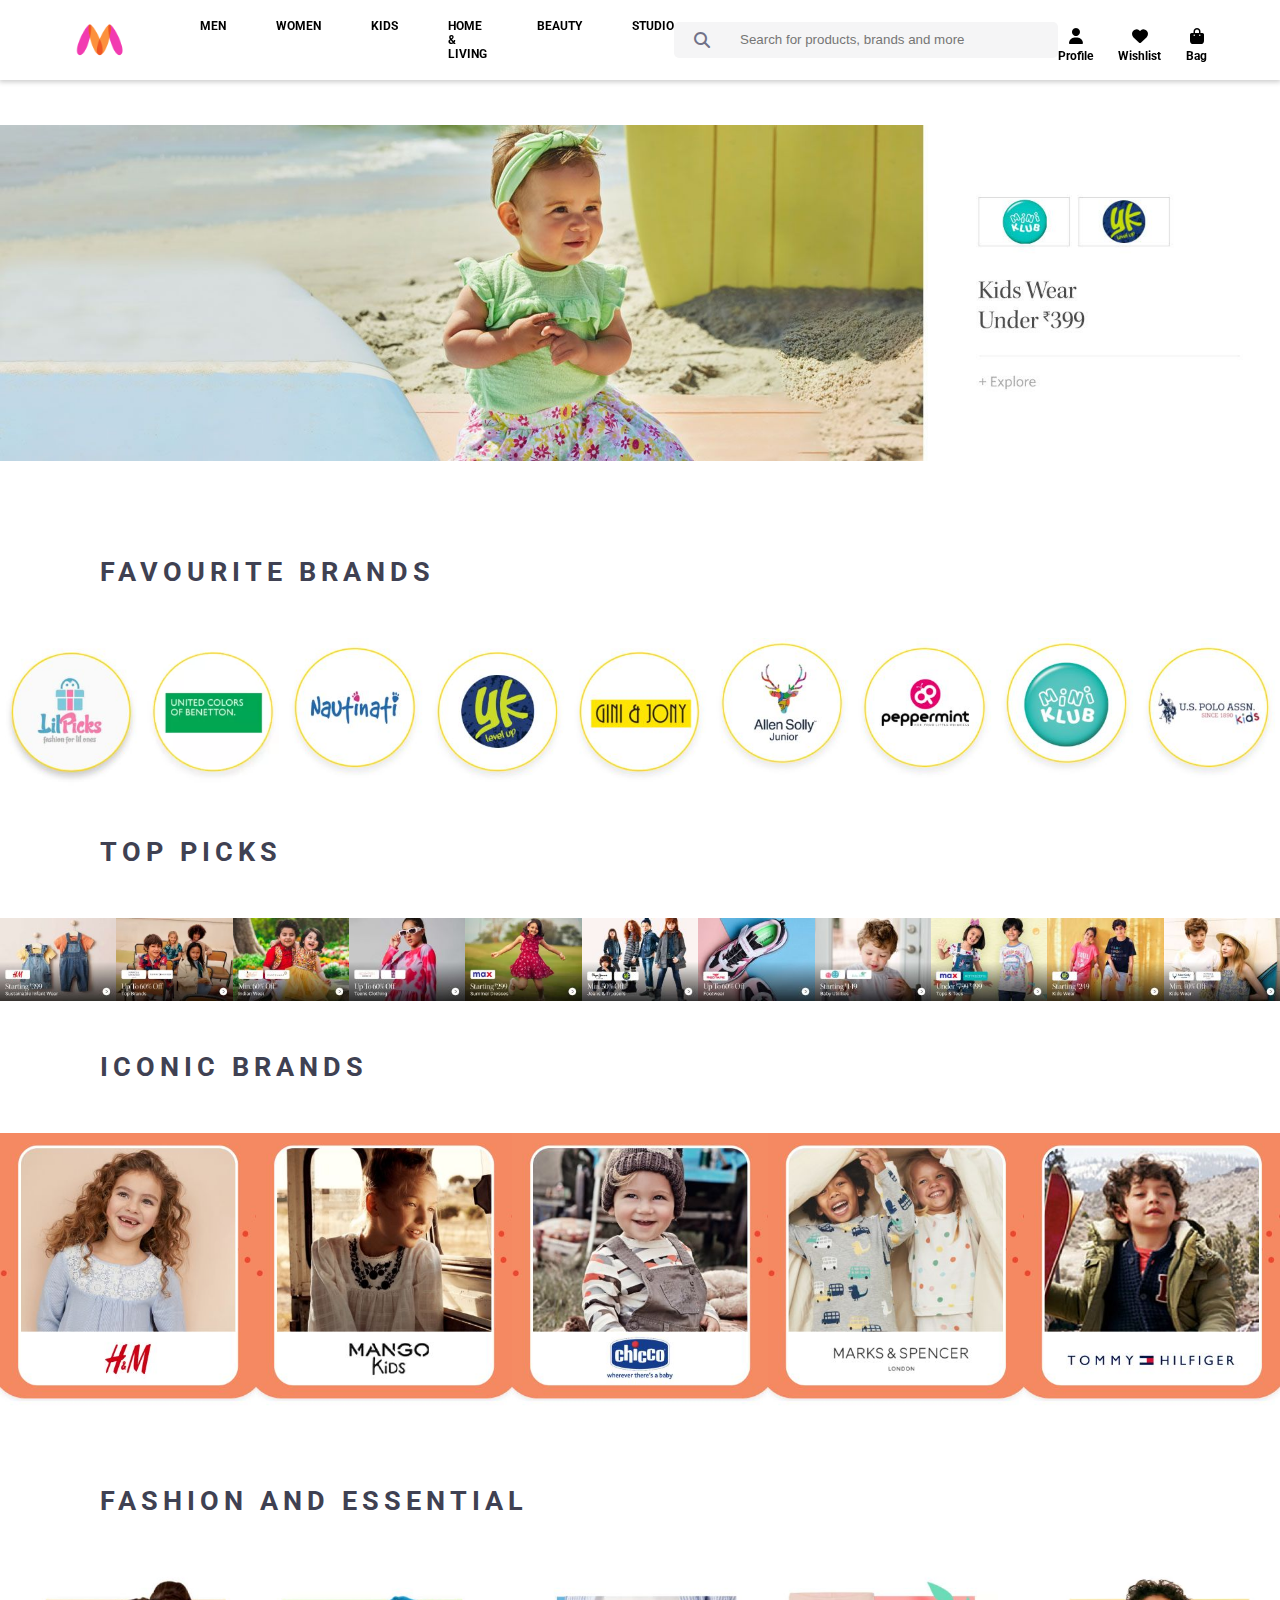
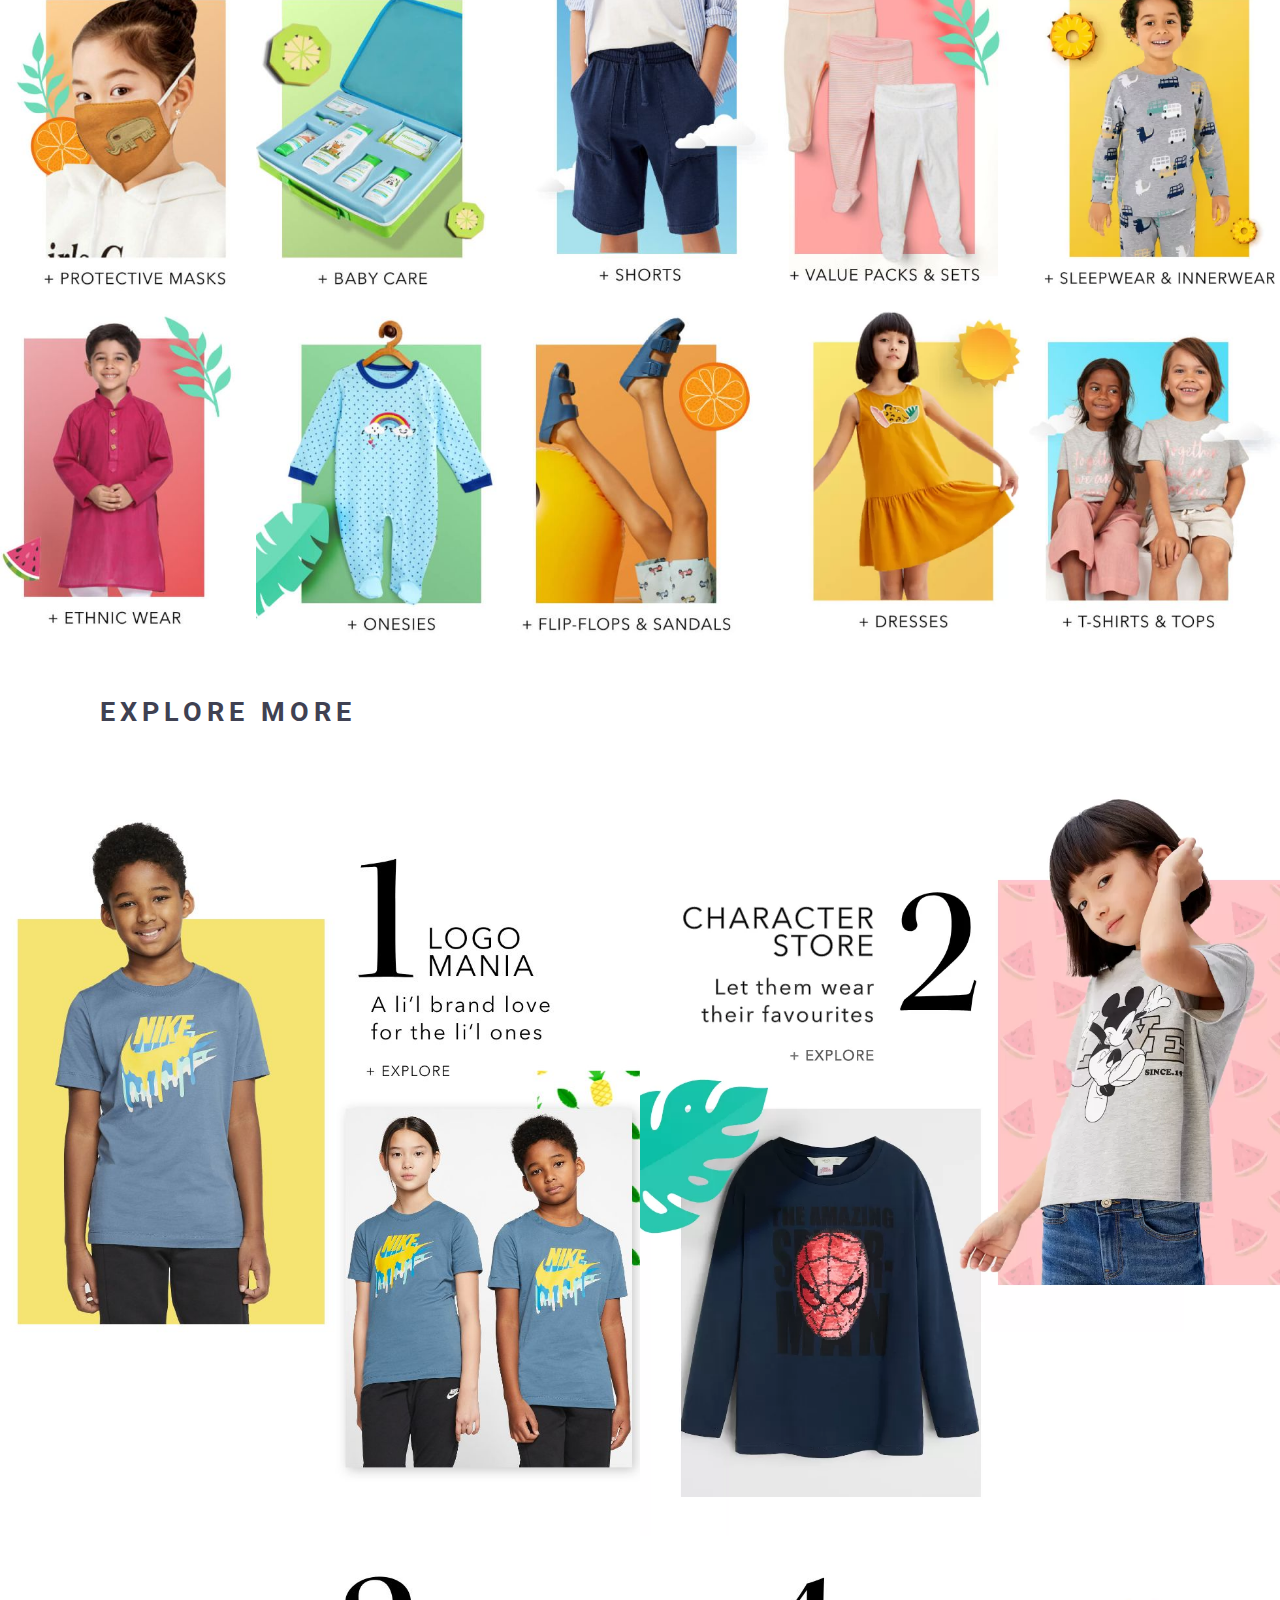
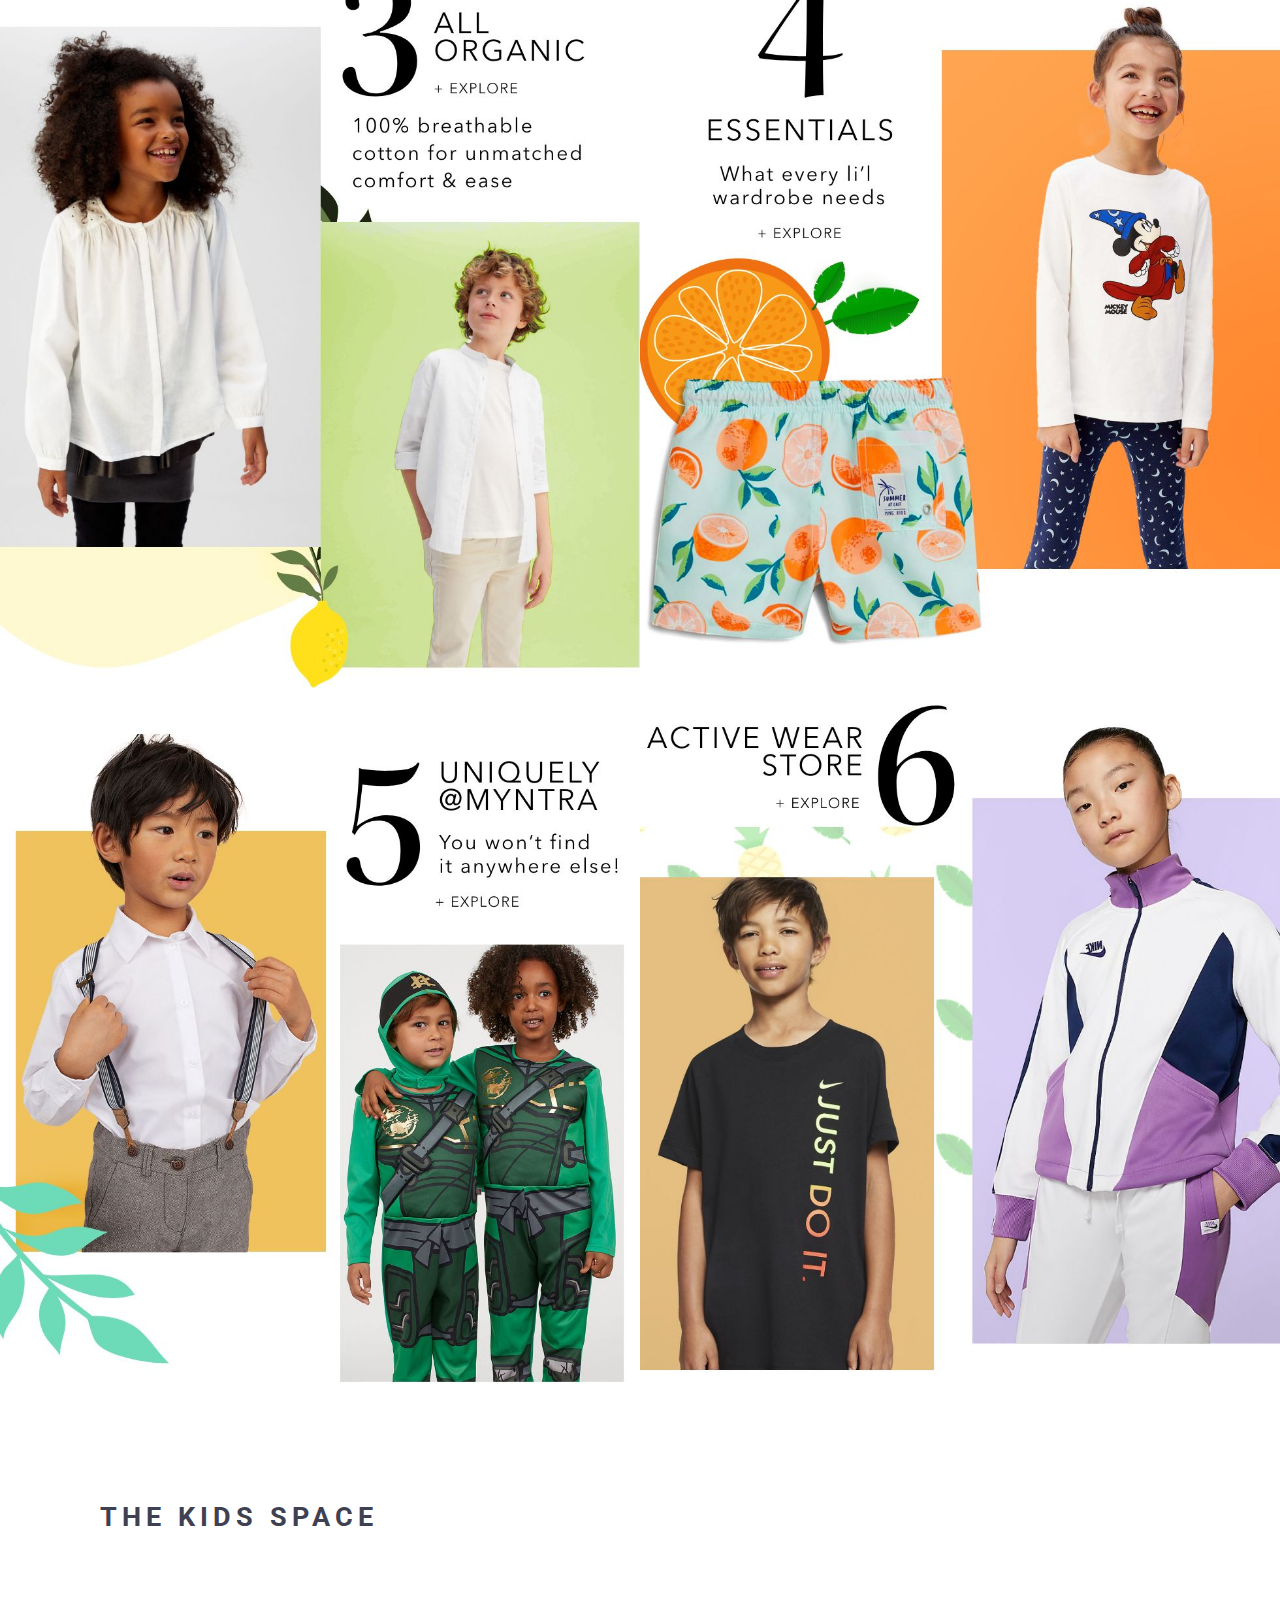
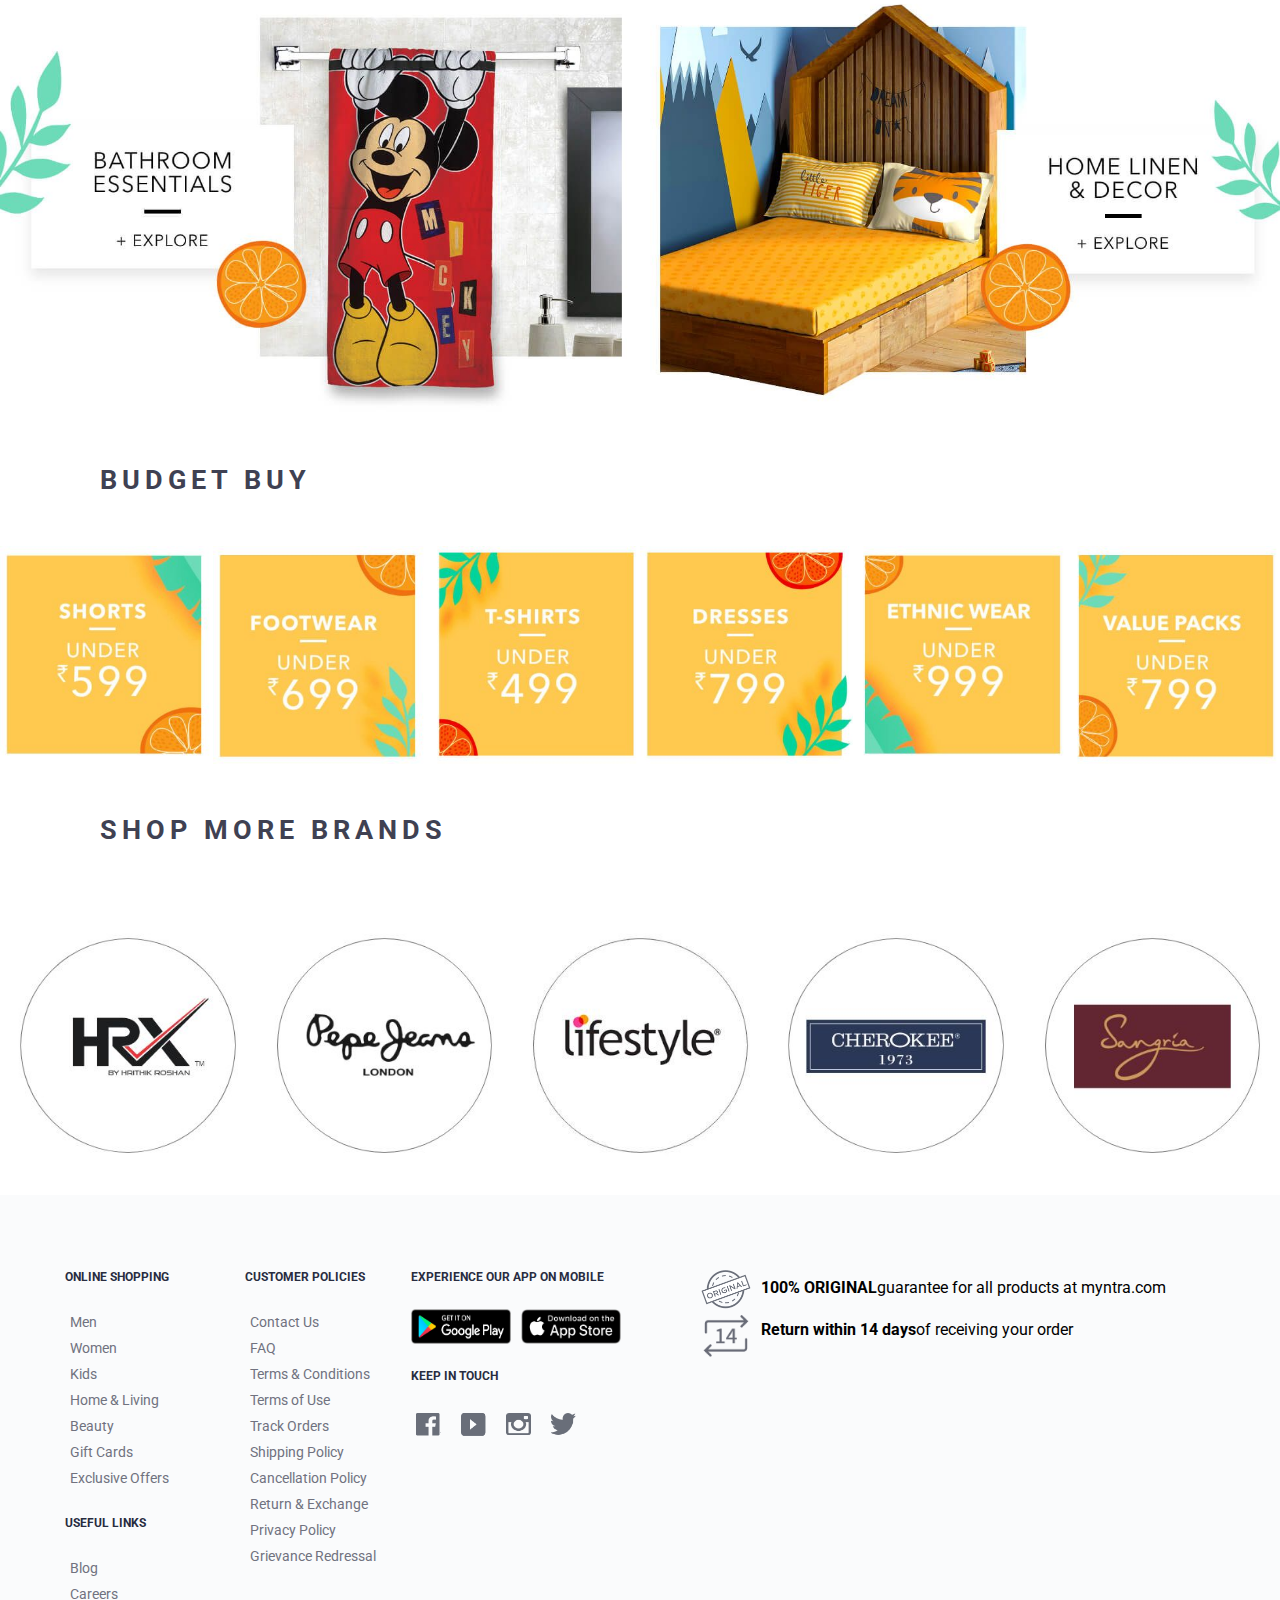
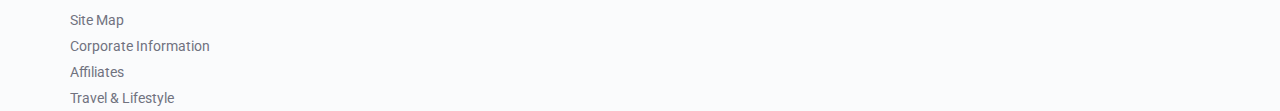
<file: myntra website/kids.html>
<html lang="en">

    <head>
        <title>Myntra Website</title>
        <link rel="preconnect" href="https://fonts.googleapis.com">
        <link rel="preconnect" href="https://fonts.gstatic.com" crossorigin>
        <link href="https://fonts.googleapis.com/css2?family=Roboto:ital,wght@0,100..900;1,100..900&display=swap"
            rel="stylesheet">

        <link rel="stylesheet" href="style.css">
        <link rel="stylesheet" href="https://cdnjs.cloudflare.com/ajax/libs/font-awesome/6.7.2/css/all.min.css">
    </head>

    <body>
        <div class="main_outer">

            <!-- top header start -->
            <div class="top_header">

                <div class="website_logo">
                    <a href="index.html">
                        <img src="images/logowebp.webp" alt="">
                    </a>
                </div>

                <div class="header_menu">
                    <div class="menu_items">
                        <a href="men.html">Men</a>

                        <div class="mega_dropdown">

                            <div class="dropdown_column">
                                <h4>Top Wear</h4>
                                <ul>
                                    <li>
                                        <a href="#">T-Shirts</a>
                                    </li>
                                    <li>
                                        <a href="#">Casual Shirts</a>
                                    </li>
                                    <li>
                                        <a href="#">Formal Shirts</a>
                                    </li>
                                    <li>
                                        <a href="#">Sweatshirts</a>
                                    </li>
                                    <li>
                                        <a href="#">Sweaters</a>
                                    </li>
                                    <li>
                                        <a href="#">Jackets</a>
                                    </li>
                                    <li>
                                        <a href="#">Blazers & Coats</a>
                                    </li>
                                    <li>
                                        <a href="#">Suits</a>
                                    </li>
                                    <li>
                                        <a href="#">Rain Jackets</a>
                                    </li>
                                </ul>
                            </div>
                            <div class="dropdown_column">
                                <h4>Bottom Wear</h4>
                                <ul>
                                    <li>
                                        <a href="#">Jeans</a>
                                    </li>
                                    <li>
                                        <a href="#">Casual Trousers</a>
                                    </li>
                                    <li>
                                        <a href="#">Formal Trousers</a>
                                    </li>
                                    <li>
                                        <a href="#">Shorts</a>
                                    </li>
                                    <li>
                                        <a href="#">Track Pants & Joggers</a>
                                    </li>
                                </ul>
                            </div>
                            <div class="dropdown_column">
                                <h4>Foot Wear</h4>
                                <ul>
                                    <li>
                                        <a href="#">Casual Shoes</a>
                                    </li>
                                    <li>
                                        <a href="#">Sports Shoes</a>
                                    </li>
                                    <li>
                                        <a href="#">Formal Shoes</a>
                                    </li>
                                    <li>
                                        <a href="#">Sneakers</a>
                                    </li>
                                    <li>
                                        <a href="#">Sandals & Floaters</a>
                                    </li>
                                    <li>
                                        <a href="#">Flip Flops</a>
                                    </li>
                                    <li>
                                        <a href="#">Socks</a>
                                    </li>
                                </ul>
                            </div>
                            <div class="dropdown_column">
                                <h4>Sports and active Wear</h4>
                                <ul>
                                    <li>
                                        <a href="#">Sport Shoes</a>
                                    </li>
                                    <li>
                                        <a href="#">Sports Sandals</a>
                                    </li>
                                    <li>
                                        <a href="#">Actice T-Shirts</a>
                                    </li>
                                    <li>
                                        <a href="#">Track pants</a>
                                    </li>
                                    <li>
                                        <a href="#">Tracksuit</a>
                                    </li>
                                    <li>
                                        <a href="#">Jackets</a>
                                    </li>
                                    <li>
                                        <a href="#">Sports wear</a>
                                    </li>
                                </ul>
                            </div>

                        </div>
                    </div>
                    <div class="menu_items">
                        <a href="women.html">Women</a>
                        <div class="mega_dropdown">
                            <div class="dropdown_column">
                                <h4>Top Wear</h4>
                                <ul>
                                    <li><a href="#">Tops</a></li>
                                    <li><a href="#">Casual Dresses</a></li>
                                    <li><a href="#">Blouses</a></li>
                                    <li><a href="#">Sweaters</a></li>
                                    <li><a href="#">Jackets</a></li>
                                    <li><a href="#">Cardigans</a></li>
                                    <li><a href="#">Tunics</a></li>
                                </ul>
                            </div>
                            <div class="dropdown_column">
                                <h4>Bottom Wear</h4>
                                <ul>
                                    <li><a href="#">Jeans</a></li>
                                    <li><a href="#">Casual Trousers</a></li>
                                    <li><a href="#">Skirts</a></li>
                                    <li><a href="#">Leggings</a></li>
                                    <li><a href="#">Shorts</a></li>
                                </ul>
                            </div>
                            <div class="dropdown_column">
                                <h4>Foot Wear</h4>
                                <ul>
                                    <li><a href="#">Casual Shoes</a></li>
                                    <li><a href="#">Sandals</a></li>
                                    <li><a href="#">Flats</a></li>
                                    <li><a href="#">Boots</a></li>
                                </ul>
                            </div>
                            <div class="dropdown_column">
                                <h4>Active Wear</h4>
                                <ul>
                                    <li><a href="#">Sports Bras</a></li>
                                    <li><a href="#">Leggings</a></li>
                                    <li><a href="#">Sports Shoes</a></li>
                                    <li><a href="#">Track Pants</a></li>
                                    <li><a href="#">Jackets</a></li>
                                </ul>
                            </div>
                        </div>
                    </div>
                    <div class="menu_items">
                        <a href="kids.html">Kids</a>
                        <div class="mega_dropdown">
                            <div class="dropdown_column">
                                <h4>Top Wear</h4>
                                <ul>
                                    <li><a href="#">T-Shirts</a></li>
                                    <li><a href="#">Shirts</a></li>
                                    <li><a href="#">Sweaters</a></li>
                                    <li><a href="#">Jackets</a></li>
                                    <li><a href="#">Sweatshirts</a></li>
                                </ul>
                            </div>
                            <div class="dropdown_column">
                                <h4>Bottom Wear</h4>
                                <ul>
                                    <li><a href="#">Jeans</a></li>
                                    <li><a href="#">Shorts</a></li>
                                    <li><a href="#">Track Pants</a></li>
                                    <li><a href="#">Casual Trousers</a></li>
                                </ul>
                            </div>
                            <div class="dropdown_column">
                                <h4>Foot Wear</h4>
                                <ul>
                                    <li><a href="#">Casual Shoes</a></li>
                                    <li><a href="#">Sneakers</a></li>
                                    <li><a href="#">Sandals</a></li>
                                </ul>
                            </div>
                            <div class="dropdown_column">
                                <h4>Accessories</h4>
                                <ul>
                                    <li><a href="#">Caps</a></li>
                                    <li><a href="#">Bags</a></li>
                                    <li><a href="#">Gloves</a></li>
                                </ul>
                            </div>
                        </div>
                    </div>
                    <div class="menu_items">
                        <a href="homeandliving.html">Home & Living</a>
                        <div class="mega_dropdown">
                            <div class="dropdown_column">
                                <h4>Furniture</h4>
                                <ul>
                                    <li><a href="#">Sofas</a></li>
                                    <li><a href="#">Beds</a></li>
                                    <li><a href="#">Chairs</a></li>
                                    <li><a href="#">Tables</a></li>
                                    <li><a href="#">Cabinets</a></li>
                                </ul>
                            </div>
                            <div class="dropdown_column">
                                <h4>Bedding</h4>
                                <ul>
                                    <li><a href="#">Bed Linen</a></li>
                                    <li><a href="#">Pillows</a></li>
                                    <li><a href="#">Quilts</a></li>
                                    <li><a href="#">Curtains</a></li>
                                </ul>
                            </div>
                            <div class="dropdown_column">
                                <h4>Kitchenware</h4>
                                <ul>
                                    <li><a href="#">Cookware</a></li>
                                    <li><a href="#">Dining Sets</a></li>
                                    <li><a href="#">Storage Containers</a></li>
                                </ul>
                            </div>
                            <div class="dropdown_column">
                                <h4>Decor</h4>
                                <ul>
                                    <li><a href="#">Wall Art</a></li>
                                    <li><a href="#">Rugs</a></li>
                                    <li><a href="#">Vases</a></li>
                                    <li><a href="#">Cushions</a></li>
                                </ul>
                            </div>
                        </div>
                    </div>
                    <div class="menu_items">
                        <a href="beauty.html">Beauty</a>
                        <div class="mega_dropdown">
                            <div class="dropdown_column">
                                <h4>Skin Care</h4>
                                <ul>
                                    <li><a href="#">Face Creams</a></li>
                                    <li><a href="#">Face Wash</a></li>
                                    <li><a href="#">Serums</a></li>
                                    <li><a href="#">Moisturizers</a></li>
                                </ul>
                            </div>
                            <div class="dropdown_column">
                                <h4>Makeup</h4>
                                <ul>
                                    <li><a href="#">Foundations</a></li>
                                    <li><a href="#">Lipsticks</a></li>
                                    <li><a href="#">Mascara</a></li>
                                    <li><a href="#">Eyeliners</a></li>
                                </ul>
                            </div>
                            <div class="dropdown_column">
                                <h4>Hair Care</h4>
                                <ul>
                                    <li><a href="#">Shampoos</a></li>
                                    <li><a href="#">Conditioners</a></li>
                                    <li><a href="#">Hair Oil</a></li>
                                    <li><a href="#">Hair Colors</a></li>
                                </ul>
                            </div>
                            <div class="dropdown_column">
                                <h4>Fragrances</h4>
                                <ul>
                                    <li><a href="#">Perfumes</a></li>
                                    <li><a href="#">Body Sprays</a></li>
                                </ul>
                            </div>
                        </div>

                    </div>  
                    <div class="menu_items">
                        <a href="studio.html">Studio</a>
                        <div class="mega_dropdown">
                            <div class="dropdown_column">
                                <h4>Photography</h4>
                                <ul>
                                    <li><a href="#">Cameras</a></li>
                                    <li><a href="#">Lenses</a></li>
                                    <li><a href="#">Tripods</a></li>
                                </ul>
                            </div>
                            <div class="dropdown_column">
                                <h4>Audio</h4>
                                <ul>
                                    <li><a href="#">Headphones</a></li>
                                    <li><a href="#">Speakers</a></li>
                                </ul>
                            </div>
                            <div class="dropdown_column">
                                <h4>Lighting</h4>
                                <ul>
                                    <li><a href="#">Studio Lights</a></li>
                                    <li><a href="#">LED Lights</a></li>
                                </ul>
                            </div>
                            <div class="dropdown_column">
                                <h4>Accessories</h4>
                                <ul>
                                    <li><a href="#">Camera Bags</a></li>
                                    <li><a href="#">Stabilizers</a></li>
                                </ul>
                            </div>
                        </div>

                    </div>
                </div>

                <div class="header_search">
                    <div>
                        <i class="fa-solid fa-magnifying-glass"></i>
                    </div>
                    <div class="search_input">
                        <input type="text" name="search" class="input-form"
                            placeholder="Search for products, brands and more">
                    </div>
                </div>

                <div class="header_user_icons">
                    <div class="user_icons">
                        <div>
                            <i class="fa-solid fa-user"></i>
                        </div>
                        <div class="icon_text">Profile</div>
                    </div>
                    <div class="user_icons">
                        <div>
                            <i class="fa-solid fa-heart"></i>
                        </div>
                        <div class="icon_text">Wishlist</div>
                    </div>
                    <div class="user_icons">
                        <div>
                            <i class="fa-solid fa-bag-shopping"></i>
                        </div>
                        <div class="icon_text">Bag</div>
                    </div>
                </div>

            </div>
            <!-- top header end -->

            <!-- banner kids start -->
            <div class="kids_top_banner">
                <img src="images/kids/kids_top_banner.jpg" alt="">
            </div>

            <div class="kids_section_heading_text">
                <h2>FAVOURITE BRANDS</h2>
            </div>

            <div class="kids_brands">
                <div>
                    <img src="images/kids/kids_brands1.jpg" alt="">
                </div>
                <div>
                    <img src="images/kids/kids_brands2.webp" alt="">
                </div>
                <div>
                    <img src="images/kids/kids_brands3.jpg" alt="">
                </div>
                <div>
                    <img src="images/kids/kids_brands4.jpg" alt="">
                </div>
                <div>
                    <img src="images/kids/kids_brands5.jpg" alt="">
                </div>
                <div>
                    <img src="images/kids/kids_brands6.jpg" alt="">
                </div>
                <div>
                    <img src="images/kids/kids_brands7.jpg" alt="">
                </div>
                <div>
                    <img src="images/kids/kids_brands8.jpg" alt="">
                </div>
                <div>
                    <img src="images/kids/kids_brands9.jpg" alt="">
                </div>
            </div>

            <div class="kids_section_heading_text">
                <h2>TOP PICKS</h2>
            </div>

            <div class="kids_top_picks">
                <div>
                    <img src="images/kids/kids_top_picks1.jpg" alt="">
                </div>
                <div>
                    <img src="images/kids/kids_top_picks2.webp" alt="">
                </div>
                <div>
                    <img src="images/kids/kids_top_picks3.jpg" alt="">
                </div>
                <div>
                    <img src="images/kids/kids_top_picks4.jpg" alt="">
                </div>
                <div>
                    <img src="images/kids/kids_top_picks5.webp" alt="">
                </div>
                <div>
                    <img src="images/kids/kids_top_picks6.jpg" alt="">
                </div>
                <div>
                    <img src="images/kids/kids_top_picks7.jpg" alt="">
                </div>
                <div>
                    <img src="images/kids/kids_top_picks8.jpg" alt="">
                </div>
                <div>
                    <img src="images/kids/kids_top_picks9.jpg" alt="">
                </div>
                <div>
                    <img src="images/kids/kids_top_picks10.jpg" alt="">
                </div>
                <div>
                    <img src="images/kids/kids_top_picks11.jpg" alt="">
                </div>
            </div>

            <div class="kids_section_heading_text">
                <h2>ICONIC BRANDS</h2>
            </div>

            <div class="iconic_brands_pic">
                <div>
                    <img src="images/kids/iconic_brand_pic1.jpg" alt="">
                </div>
                <div>
                    <img src="images/kids/iconic_brand_pic2.jpg" alt="">
                </div>
                <div>
                    <img src="images/kids/iconic_brand_pic3.jpg" alt="">
                </div>
                <div>
                    <img src="images/kids/iconic_brand_pic4.jpg" alt="">
                </div>
                <div>
                    <img src="images/kids/iconic_brand_pic5.jpg" alt="">
                </div>
            </div>

            <div class="kids_section_heading_text">
                <h2>FASHION AND ESSENTIAL</h2>
            </div>

            <div class="fashion_essentials">
                <div class="fashion_essentials_row1">
                    <div>
                        <img src="images/kids/fashion_essentials1.jpg" alt="">
                    </div>
                    <div>
                        <img src="images/kids/fashion_essentials2.jpg" alt="">
                    </div>
                    <div>
                        <img src="images/kids/fashion_essentials3.jpg" alt="">
                    </div>
                    <div>
                        <img src="images/kids/fashion_essentials4.jpg" alt="">
                    </div>
                    <div>
                        <img src="images/kids/fashion_essentials5.webp" alt="">
                    </div>
                </div>
                <div class="fashion_essentials_row2">
                    <div>
                        <img src="images/kids/fashion_essentials6.jpg" alt="">
                    </div>
                    <div>
                        <img src="images/kids/fashion_essentials7.jpg" alt="">
                    </div>
                    <div>
                        <img src="images/kids/fashion_essentials8.jpg" alt="">
                    </div>
                    <div>
                        <img src="images/kids/fashion_essentials9.webp" alt="">
                    </div>
                    <div>
                        <img src="images/kids/fashion_essentials10.jpg" alt="">
                    </div>
                </div>
            </div>

            <div class="kids_section_heading_text">
                <h2>EXPLORE MORE</h2>
            </div>

            <div class="explore_more_topics">
                <div class="explore_more_row1">
                    <div>
                        <img src="images/kids/explore_more_pic1.jpg" alt="">
                    </div>
                    <div>
                        <img src="images/kids/explore_more_pic2.webp" alt="">
                    </div>
                </div>
                <div class="explore_more_row2">
                    <div>
                        <img src="images/kids/explore_more_pic3.jpg" alt="">
                    </div>
                    <div>
                        <img src="images/kids/explore_more_pic4.jpg" alt="">
                    </div>
                </div>
                <div class="explore_more_row3">
                    <div>
                        <img src="images/kids/explore_more_pic5.jpg" alt="">
                    </div>
                    <div>
                        <img src="images/kids/explore_more_pic6.jpg" alt="">
                    </div>
                </div>
            </div>

            <div class="kids_section_heading_text">
                <h2>THE KIDS SPACE</h2>
            </div>

            <div class="kids_space">
                <div>
                    <img src="images/kids/kids_space1.jpg" alt="">
                </div>
                <div>
                    <img src="images/kids/kids_space2.jpg" alt="">
                </div>
            </div>

            <div class="kids_section_heading_text">
                <h2>BUDGET BUY</h2>
            </div>

            <div class="budget_buy">
                <div>
                    <img src="images/kids/budget_buy1.jpg" alt="">
                </div>
                <div>
                    <img src="images/kids/budget_buy2.jpg" alt="">
                </div>
                <div>
                    <img src="images/kids/budget_buy3.jpg" alt="">
                </div>
                <div>
                    <img src="images/kids/budget_buy4.jpg" alt="">
                </div>
                <div>
                    <img src="images/kids/budget_buy5.jpg" alt="">
                </div>
                <div>
                    <img src="images/kids/budget_buy6.jpg" alt="">
                </div>
            </div>

            <div class="kids_section_heading_text">
                <h2>SHOP MORE BRANDS</h2>
            </div>

            <div class="shop_more_brands">
                <div>
                    <img src="images/kids/1.jpg" alt="">
                </div>
                <div>
                    <img src="images/kids/2.jpg" alt="">
                </div>
                <div>
                    <img src="images/kids/3.jpg" alt="">
                </div>
                <div>
                    <img src="images/kids/4.jpg" alt="">
                </div>
                <div>
                    <img src="images/kids/5.jpg" alt="">
                </div>
            </div>
            <!-- banner kids start -->

            <!-- website description section start -->
            <div class="description">
                <div class="description_part1">
                    <div class="description_section1">
                        <h2>ONLINE SHOPPING</h2>
                        <div class="links">
                            <div><a href="#">Men</a></div>
                            <div><a href="#">Women</a></div>
                            <div><a href="#">Kids</a></div>
                            <div><a href="#">Home & Living</a></div>
                            <div><a href="#">Beauty</a></div>
                            <div><a href="#">Gift Cards</a></div>
                            <div><a href="#">Exclusive Offers</a></div>
                        </div>
                    </div>

                    <div class="description_section2">
                        <h2>USEFUL LINKS</h2>
                        <div class="links">
                            <div><a href="#">Blog</a></div>
                            <div><a href="#">Careers</a></div>
                            <div><a href="#">Site Map</a></div>
                            <div><a href="#">Corporate Information</a></div>
                            <div><a href="#">Affiliates</a></div>
                            <div><a href="#">Travel & Lifestyle</a></div>
                        </div>
                    </div>
                </div>

                <div class="description_part2">
                    <div class="description_section3">
                        <h2>CUSTOMER POLICIES</h2>
                        <div class="links">
                            <div><a href="#">Contact Us</a></div>
                            <div><a href="#">FAQ</a></div>
                            <div><a href="#">Terms & Conditions</a></div>
                            <div><a href="#">Terms of Use</a></div>
                            <div><a href="#">Track Orders</a></div>
                            <div><a href="#">Shipping Policy</a></div>
                            <div><a href="#">Cancellation Policy</a></div>
                            <div><a href="#">Return & Exchange</a></div>
                            <div><a href="#">Privacy Policy</a></div>
                            <div><a href="#">Grievance Redressal</a></div>
                        </div>
                    </div>
                </div>

                <div class="description_part3">
                    <div class="description_section4">
                        <h2>EXPERIENCE OUR APP ON MOBILE</h2>
                        <div class="app_downloader">
                            <div>
                                <img src="images/playstore.png" alt="">
                            </div>
                            <div>
                                <img src="images/applestore.png" alt="">
                            </div>
                        </div>
                    </div>

                    <div class="description_section5">
                        <h2>KEEP IN TOUCH</h2>
                        <div class="social_links">
                            <div>
                                <a href="www.facebook.com">
                                    <img src="images/fb.png" alt="">
                                </a>
                            </div>
                            <div>
                                <a href="www.youtube.com">
                                    <img src="images/yt.png" alt="">
                                </a>
                            </div>
                            <div>
                                <a href="www.instagram.com">
                                    <img src="images/insta.png" alt="">
                                </a>
                            </div>
                            <div>
                                <a href="www.twitter.com">
                                    <img src="images/twitter.png" alt="">
                                </a>
                            </div>
                        </div>
                    </div>
                </div>

                <div class="description_part4">
                    <div class="description_section6">
                        <div>
                            <img src="images/original.png" alt="">
                        </div>
                        <div class="original_content">
                            <div class="original">100% ORIGINAL</div>
                            <div class="product_info">guarantee for all products at myntra.com</div>
                        </div>
                    </div>

                    <div class="description_section7">
                        <div>
                            <img src="images/14.png" alt="">
                        </div>
                        <div class="original_content">
                            <div class="original">Return within 14 days </div>
                            <div class="product_info"> of receiving your order</div>
                        </div>
                    </div>
                </div>
            </div>

            <div class="description_section8">

            </div>
            <!-- website description section end -->

        </div>
    </body>

</html>
</file>
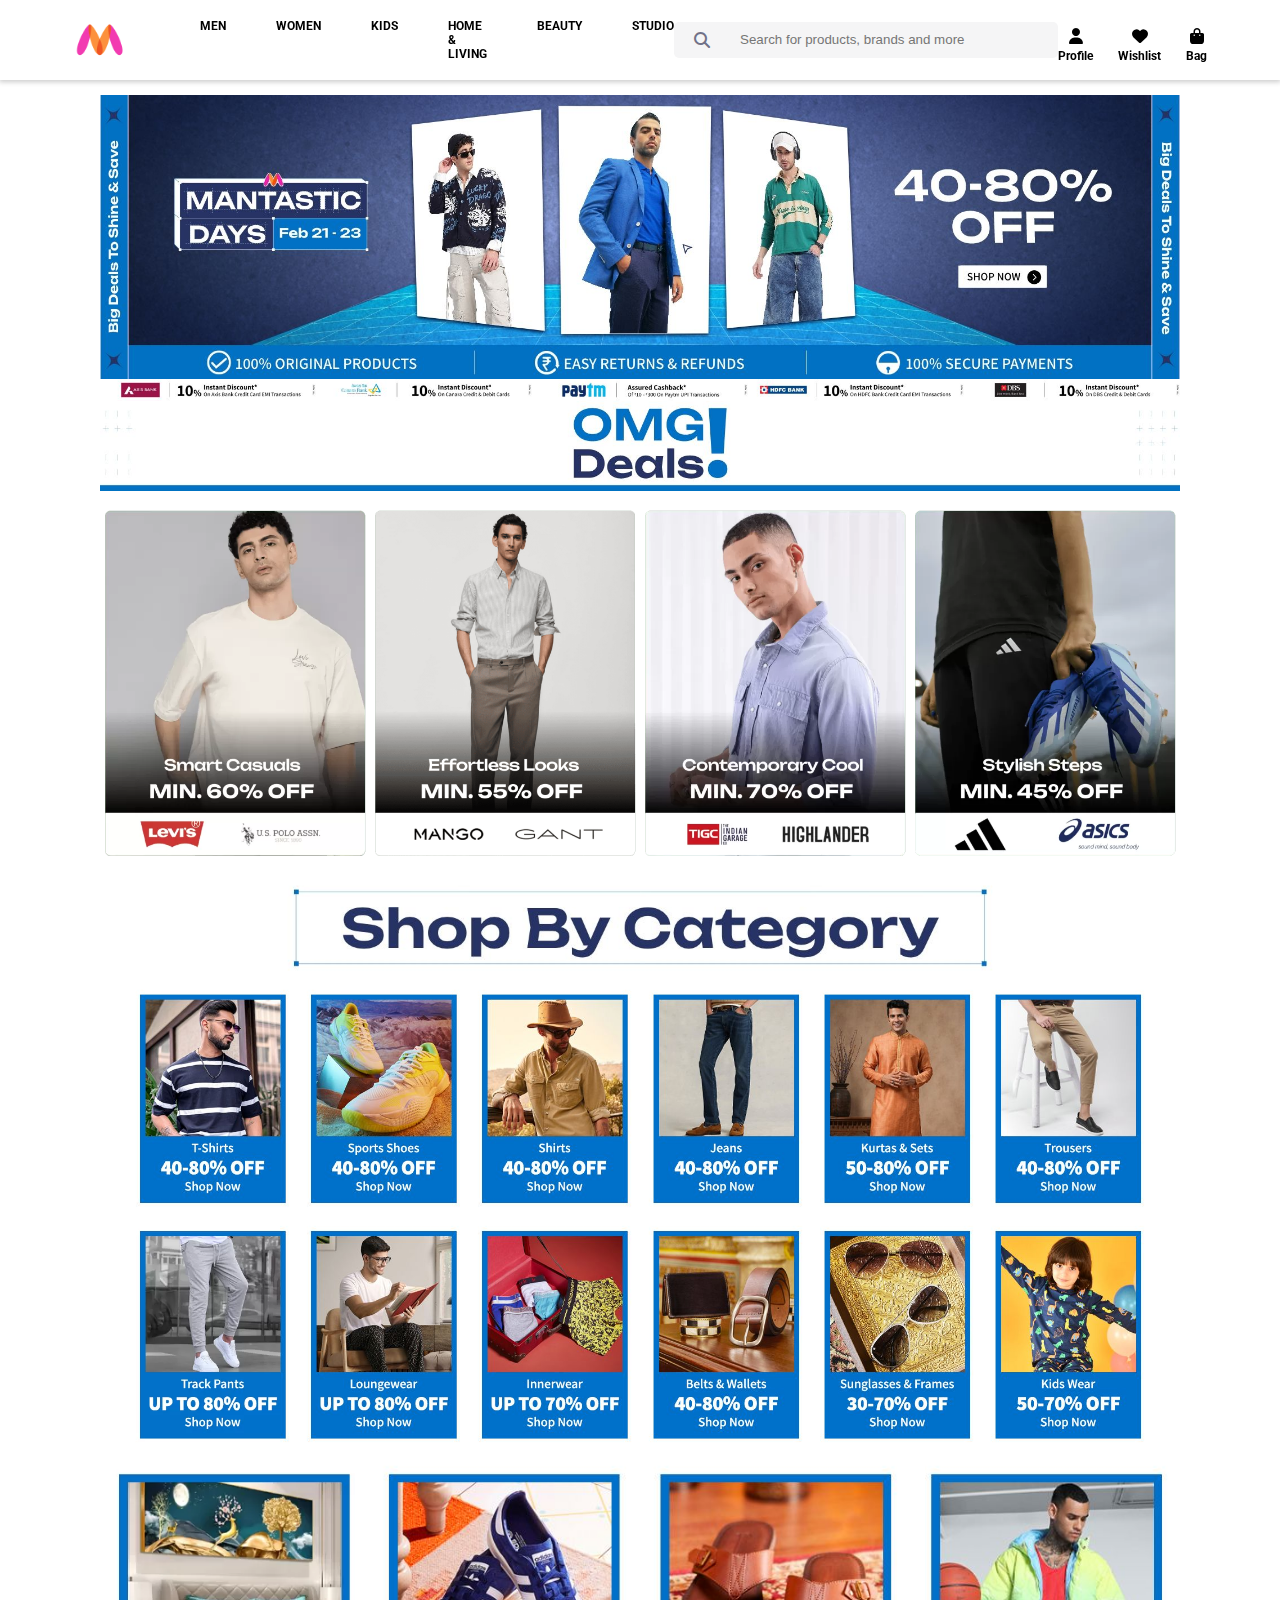
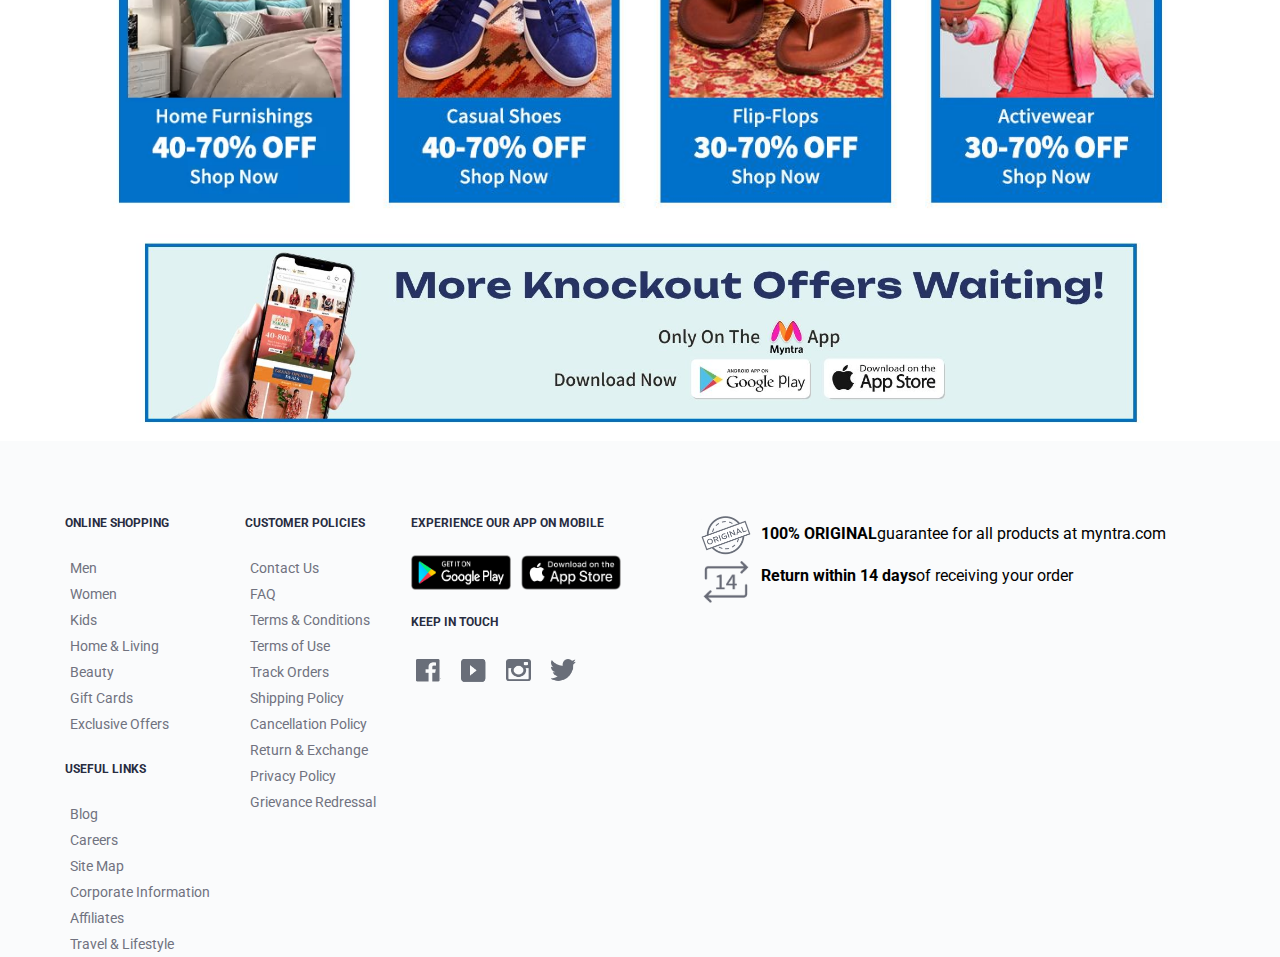
<file: myntra website/men.html>
<html lang="en">

    <head>
        <title>Myntra Website</title>
        <link rel="preconnect" href="https://fonts.googleapis.com">
        <link rel="preconnect" href="https://fonts.gstatic.com" crossorigin>
        <link href="https://fonts.googleapis.com/css2?family=Roboto:ital,wght@0,100..900;1,100..900&display=swap"
            rel="stylesheet">

        <link rel="stylesheet" href="style.css">
        <link rel="stylesheet" href="https://cdnjs.cloudflare.com/ajax/libs/font-awesome/6.7.2/css/all.min.css">
    </head>

    <body>
        <div class="main_outer">

            <!-- top header start -->
            <div class="top_header">

                <div class="website_logo">
                    <a href="index.html">
                        <img src="images/logowebp.webp" alt="">
                    </a>
                </div>

                <div class="header_menu">
                    <div class="menu_items">
                        <a href="men.html">Men</a>

                        <div class="mega_dropdown">

                            <div class="dropdown_column">
                                <h4>Top Wear</h4>
                                <ul>
                                    <li>
                                        <a href="#">T-Shirts</a>
                                    </li>
                                    <li>
                                        <a href="#">Casual Shirts</a>
                                    </li>
                                    <li>
                                        <a href="#">Formal Shirts</a>
                                    </li>
                                    <li>
                                        <a href="#">Sweatshirts</a>
                                    </li>
                                    <li>
                                        <a href="#">Sweaters</a>
                                    </li>
                                    <li>
                                        <a href="#">Jackets</a>
                                    </li>
                                    <li>
                                        <a href="#">Blazers & Coats</a>
                                    </li>
                                    <li>
                                        <a href="#">Suits</a>
                                    </li>
                                    <li>
                                        <a href="#">Rain Jackets</a>
                                    </li>
                                </ul>
                            </div>
                            <div class="dropdown_column">
                                <h4>Bottom Wear</h4>
                                <ul>
                                    <li>
                                        <a href="#">Jeans</a>
                                    </li>
                                    <li>
                                        <a href="#">Casual Trousers</a>
                                    </li>
                                    <li>
                                        <a href="#">Formal Trousers</a>
                                    </li>
                                    <li>
                                        <a href="#">Shorts</a>
                                    </li>
                                    <li>
                                        <a href="#">Track Pants & Joggers</a>
                                    </li>
                                </ul>
                            </div>
                            <div class="dropdown_column">
                                <h4>Foot Wear</h4>
                                <ul>
                                    <li>
                                        <a href="#">Casual Shoes</a>
                                    </li>
                                    <li>
                                        <a href="#">Sports Shoes</a>
                                    </li>
                                    <li>
                                        <a href="#">Formal Shoes</a>
                                    </li>
                                    <li>
                                        <a href="#">Sneakers</a>
                                    </li>
                                    <li>
                                        <a href="#">Sandals & Floaters</a>
                                    </li>
                                    <li>
                                        <a href="#">Flip Flops</a>
                                    </li>
                                    <li>
                                        <a href="#">Socks</a>
                                    </li>
                                </ul>
                            </div>
                            <div class="dropdown_column">
                                <h4>Sports and active Wear</h4>
                                <ul>
                                    <li>
                                        <a href="#">Sport Shoes</a>
                                    </li>
                                    <li>
                                        <a href="#">Sports Sandals</a>
                                    </li>
                                    <li>
                                        <a href="#">Actice T-Shirts</a>
                                    </li>
                                    <li>
                                        <a href="#">Track pants</a>
                                    </li>
                                    <li>
                                        <a href="#">Tracksuit</a>
                                    </li>
                                    <li>
                                        <a href="#">Jackets</a>
                                    </li>
                                    <li>
                                        <a href="#">Sports wear</a>
                                    </li>
                                </ul>
                            </div>

                        </div>
                    </div>
                    <div class="menu_items">
                        <a href="women.html">Women</a>
                        <div class="mega_dropdown">
                            <div class="dropdown_column">
                                <h4>Top Wear</h4>
                                <ul>
                                    <li><a href="#">Tops</a></li>
                                    <li><a href="#">Casual Dresses</a></li>
                                    <li><a href="#">Blouses</a></li>
                                    <li><a href="#">Sweaters</a></li>
                                    <li><a href="#">Jackets</a></li>
                                    <li><a href="#">Cardigans</a></li>
                                    <li><a href="#">Tunics</a></li>
                                </ul>
                            </div>
                            <div class="dropdown_column">
                                <h4>Bottom Wear</h4>
                                <ul>
                                    <li><a href="#">Jeans</a></li>
                                    <li><a href="#">Casual Trousers</a></li>
                                    <li><a href="#">Skirts</a></li>
                                    <li><a href="#">Leggings</a></li>
                                    <li><a href="#">Shorts</a></li>
                                </ul>
                            </div>
                            <div class="dropdown_column">
                                <h4>Foot Wear</h4>
                                <ul>
                                    <li><a href="#">Casual Shoes</a></li>
                                    <li><a href="#">Sandals</a></li>
                                    <li><a href="#">Flats</a></li>
                                    <li><a href="#">Boots</a></li>
                                </ul>
                            </div>
                            <div class="dropdown_column">
                                <h4>Active Wear</h4>
                                <ul>
                                    <li><a href="#">Sports Bras</a></li>
                                    <li><a href="#">Leggings</a></li>
                                    <li><a href="#">Sports Shoes</a></li>
                                    <li><a href="#">Track Pants</a></li>
                                    <li><a href="#">Jackets</a></li>
                                </ul>
                            </div>
                        </div>
                    </div>
                    <div class="menu_items">
                        <a href="kids.html">Kids</a>
                        <div class="mega_dropdown">
                            <div class="dropdown_column">
                                <h4>Top Wear</h4>
                                <ul>
                                    <li><a href="#">T-Shirts</a></li>
                                    <li><a href="#">Shirts</a></li>
                                    <li><a href="#">Sweaters</a></li>
                                    <li><a href="#">Jackets</a></li>
                                    <li><a href="#">Sweatshirts</a></li>
                                </ul>
                            </div>
                            <div class="dropdown_column">
                                <h4>Bottom Wear</h4>
                                <ul>
                                    <li><a href="#">Jeans</a></li>
                                    <li><a href="#">Shorts</a></li>
                                    <li><a href="#">Track Pants</a></li>
                                    <li><a href="#">Casual Trousers</a></li>
                                </ul>
                            </div>
                            <div class="dropdown_column">
                                <h4>Foot Wear</h4>
                                <ul>
                                    <li><a href="#">Casual Shoes</a></li>
                                    <li><a href="#">Sneakers</a></li>
                                    <li><a href="#">Sandals</a></li>
                                </ul>
                            </div>
                            <div class="dropdown_column">
                                <h4>Accessories</h4>
                                <ul>
                                    <li><a href="#">Caps</a></li>
                                    <li><a href="#">Bags</a></li>
                                    <li><a href="#">Gloves</a></li>
                                </ul>
                            </div>
                        </div>
                    </div>
                    <div class="menu_items">
                        <a href="homeandliving.html">Home & Living</a>
                        <div class="mega_dropdown">
                            <div class="dropdown_column">
                                <h4>Furniture</h4>
                                <ul>
                                    <li><a href="#">Sofas</a></li>
                                    <li><a href="#">Beds</a></li>
                                    <li><a href="#">Chairs</a></li>
                                    <li><a href="#">Tables</a></li>
                                    <li><a href="#">Cabinets</a></li>
                                </ul>
                            </div>
                            <div class="dropdown_column">
                                <h4>Bedding</h4>
                                <ul>
                                    <li><a href="#">Bed Linen</a></li>
                                    <li><a href="#">Pillows</a></li>
                                    <li><a href="#">Quilts</a></li>
                                    <li><a href="#">Curtains</a></li>
                                </ul>
                            </div>
                            <div class="dropdown_column">
                                <h4>Kitchenware</h4>
                                <ul>
                                    <li><a href="#">Cookware</a></li>
                                    <li><a href="#">Dining Sets</a></li>
                                    <li><a href="#">Storage Containers</a></li>
                                </ul>
                            </div>
                            <div class="dropdown_column">
                                <h4>Decor</h4>
                                <ul>
                                    <li><a href="#">Wall Art</a></li>
                                    <li><a href="#">Rugs</a></li>
                                    <li><a href="#">Vases</a></li>
                                    <li><a href="#">Cushions</a></li>
                                </ul>
                            </div>
                        </div>
                    </div>
                    <div class="menu_items">
                        <a href="beauty.html">Beauty</a>
                        <div class="mega_dropdown">
                            <div class="dropdown_column">
                                <h4>Skin Care</h4>
                                <ul>
                                    <li><a href="#">Face Creams</a></li>
                                    <li><a href="#">Face Wash</a></li>
                                    <li><a href="#">Serums</a></li>
                                    <li><a href="#">Moisturizers</a></li>
                                </ul>
                            </div>
                            <div class="dropdown_column">
                                <h4>Makeup</h4>
                                <ul>
                                    <li><a href="#">Foundations</a></li>
                                    <li><a href="#">Lipsticks</a></li>
                                    <li><a href="#">Mascara</a></li>
                                    <li><a href="#">Eyeliners</a></li>
                                </ul>
                            </div>
                            <div class="dropdown_column">
                                <h4>Hair Care</h4>
                                <ul>
                                    <li><a href="#">Shampoos</a></li>
                                    <li><a href="#">Conditioners</a></li>
                                    <li><a href="#">Hair Oil</a></li>
                                    <li><a href="#">Hair Colors</a></li>
                                </ul>
                            </div>
                            <div class="dropdown_column">
                                <h4>Fragrances</h4>
                                <ul>
                                    <li><a href="#">Perfumes</a></li>
                                    <li><a href="#">Body Sprays</a></li>
                                </ul>
                            </div>
                        </div>

                    </div>  
                    <div class="menu_items">
                        <a href="studio.html">Studio</a>
                        <div class="mega_dropdown">
                            <div class="dropdown_column">
                                <h4>Photography</h4>
                                <ul>
                                    <li><a href="#">Cameras</a></li>
                                    <li><a href="#">Lenses</a></li>
                                    <li><a href="#">Tripods</a></li>
                                </ul>
                            </div>
                            <div class="dropdown_column">
                                <h4>Audio</h4>
                                <ul>
                                    <li><a href="#">Headphones</a></li>
                                    <li><a href="#">Speakers</a></li>
                                </ul>
                            </div>
                            <div class="dropdown_column">
                                <h4>Lighting</h4>
                                <ul>
                                    <li><a href="#">Studio Lights</a></li>
                                    <li><a href="#">LED Lights</a></li>
                                </ul>
                            </div>
                            <div class="dropdown_column">
                                <h4>Accessories</h4>
                                <ul>
                                    <li><a href="#">Camera Bags</a></li>
                                    <li><a href="#">Stabilizers</a></li>
                                </ul>
                            </div>
                        </div>

                    </div>
                </div>

                <div class="header_search">
                    <div>
                        <i class="fa-solid fa-magnifying-glass"></i>
                    </div>
                    <div class="search_input">
                        <input type="text" name="search" class="input-form"
                            placeholder="Search for products, brands and more">
                    </div>
                </div>

                <div class="header_user_icons">
                    <div class="user_icons">
                        <div>
                            <i class="fa-solid fa-user"></i>
                        </div>
                        <div class="icon_text">Profile</div>
                    </div>
                    <div class="user_icons">
                        <div>
                            <i class="fa-solid fa-heart"></i>
                        </div>
                        <div class="icon_text">Wishlist</div>
                    </div>
                    <div class="user_icons">
                        <div>
                            <i class="fa-solid fa-bag-shopping"></i>
                        </div>
                        <div class="icon_text">Bag</div>
                    </div>
                </div>

            </div>
            <!-- top header end -->

            <!-- banner section start -->
            <div class="men_main_banner">
                <img src="images/mens/men_main_banner.jpg" alt="">
            </div>

            <div class="bank_offers">
                <div>
                    <img src="images/mens/bank_offer1.jpg" alt="">
                </div>
                <div>
                    <img src="images/mens/bank_offer2.jpg" alt="">
                </div>
                <div>
                    <img src="images/mens/bank_offer3.jpg" alt="">
                </div>
                <div>
                    <img src="images/mens/bank_offer4.jpg" alt="">
                </div>
                <div>
                    <img src="images/mens/bank_offer5.jpg" alt="">
                </div>
            </div>

            <div class="omg_deals_men">
                <img src="images/mens/omg_deals_men.jpg" alt="">
            </div>

            <div class="omg_deal_pic">
                <div>
                    <img src="images/mens/omg_deal_pic1.webp" alt="">
                </div>
                <div>
                    <img src="images/mens/omg_deal_pic2.png" alt="">
                </div>
                <div>
                    <img src="images/mens/omg_deal_pic3.webp" alt="">
                </div>
                <div>
                    <img src="images/mens/omg_deal_pic4.webp" alt="">
                </div>
            </div>

            <div class="shop_by_category_men">
                <img src="images/mens/shop_by_category_men.jpg" alt="">
            </div>

            <div class="shop_by_category_men_pics">
                <div class="shop_by_category_men_row1">
                    <div>
                        <img src="images/mens/shop_by_category_men_pic1.jpg" alt="">
                    </div>
                    <div>
                        <img src="images/mens/shop_by_category_men_pic2.jpg" alt="">
                    </div>
                    <div>
                        <img src="images/mens/shop_by_category_men_pic3.jpg" alt="">
                    </div>
                    <div>
                        <img src="images/mens/shop_by_category_men_pic4.jpg" alt="">
                    </div>
                    <div>
                        <img src="images/mens/shop_by_category_men_pic5.jpg" alt="">
                    </div>
                    <div>
                        <img src="images/mens/shop_by_category_men_pic6.jpg" alt="">
                    </div>
                </div>
                <div class="shop_by_category_men_row2">
                    <div>
                        <img src="images/mens/shop_by_category_men_pic7.webp" alt="">
                    </div>
                    <div>
                        <img src="images/mens/shop_by_category_men_pic8.jpg" alt="">
                    </div>
                    <div>
                        <img src="images/mens/shop_by_category_men_pic9.jpg" alt="">
                    </div>
                    <div>
                        <img src="images/mens/shop_by_category_men_pic10.jpg" alt="">
                    </div>
                    <div>
                        <img src="images/mens/shop_by_category_men_pic11.jpg" alt="">
                    </div>
                    <div>
                        <img src="images/mens/shop_by_category_men_pic12.jpg" alt="">
                    </div>
                </div>
                <div class="shop_by_category_men_row3">
                    <div>
                        <img src="images/mens/shop_by_category_men_pic13.webp" alt="">
                    </div>
                    <div>
                        <img src="images/mens/shop_by_category_men_pic14.jpg" alt="">
                    </div>
                    <div>
                        <img src="images/mens/shop_by_category_men_pic15.jpg" alt="">
                    </div>
                    <div>
                        <img src="images/mens/shop_by_category_men_pic16.jpg" alt="">
                    </div>
                </div>
            </div>

            <div class="knockout_offer">
                <img src="images/mens/knockout_offer.jpg" alt="">
            </div>
            <!-- banner section start -->

            <!-- website description section start -->
            <div class="description">
                <div class="description_part1">
                    <div class="description_section1">
                        <h2>ONLINE SHOPPING</h2>
                        <div class="links">
                            <div><a href="#">Men</a></div>
                            <div><a href="#">Women</a></div>
                            <div><a href="#">Kids</a></div>
                            <div><a href="#">Home & Living</a></div>
                            <div><a href="#">Beauty</a></div>
                            <div><a href="#">Gift Cards</a></div>
                            <div><a href="#">Exclusive Offers</a></div>
                        </div>
                    </div>

                    <div class="description_section2">
                        <h2>USEFUL LINKS</h2>
                        <div class="links">
                            <div><a href="#">Blog</a></div>
                            <div><a href="#">Careers</a></div>
                            <div><a href="#">Site Map</a></div>
                            <div><a href="#">Corporate Information</a></div>
                            <div><a href="#">Affiliates</a></div>
                            <div><a href="#">Travel & Lifestyle</a></div>
                        </div>
                    </div>
                </div>

                <div class="description_part2">
                    <div class="description_section3">
                        <h2>CUSTOMER POLICIES</h2>
                        <div class="links">
                            <div><a href="#">Contact Us</a></div>
                            <div><a href="#">FAQ</a></div>
                            <div><a href="#">Terms & Conditions</a></div>
                            <div><a href="#">Terms of Use</a></div>
                            <div><a href="#">Track Orders</a></div>
                            <div><a href="#">Shipping Policy</a></div>
                            <div><a href="#">Cancellation Policy</a></div>
                            <div><a href="#">Return & Exchange</a></div>
                            <div><a href="#">Privacy Policy</a></div>
                            <div><a href="#">Grievance Redressal</a></div>
                        </div>
                    </div>
                </div>

                <div class="description_part3">
                    <div class="description_section4">
                        <h2>EXPERIENCE OUR APP ON MOBILE</h2>
                        <div class="app_downloader">
                            <div>
                                <img src="images/playstore.png" alt="">
                            </div>
                            <div>
                                <img src="images/applestore.png" alt="">
                            </div>
                        </div>
                    </div>

                    <div class="description_section5">
                        <h2>KEEP IN TOUCH</h2>
                        <div class="social_links">
                            <div>
                                <a href="www.facebook.com">
                                    <img src="images/fb.png" alt="">
                                </a>
                            </div>
                            <div>
                                <a href="www.youtube.com">
                                    <img src="images/yt.png" alt="">
                                </a>
                            </div>
                            <div>
                                <a href="www.instagram.com">
                                    <img src="images/insta.png" alt="">
                                </a>
                            </div>
                            <div>
                                <a href="www.twitter.com">
                                    <img src="images/twitter.png" alt="">
                                </a>
                            </div>
                        </div>
                    </div>
                </div>

                <div class="description_part4">
                    <div class="description_section6">
                        <div>
                            <img src="images/original.png" alt="">
                        </div>
                        <div class="original_content">
                            <div class="original">100% ORIGINAL</div>
                            <div class="product_info">guarantee for all products at myntra.com</div>
                        </div>
                    </div>

                    <div class="description_section7">
                        <div>
                            <img src="images/14.png" alt="">
                        </div>
                        <div class="original_content">
                            <div class="original">Return within 14 days </div>
                            <div class="product_info"> of receiving your order</div>
                        </div>
                    </div>
                </div>
            </div>


            <div class="description_section8">

            </div>
            <!-- website description section end -->

        </div>
    </body>

</html>
</file>
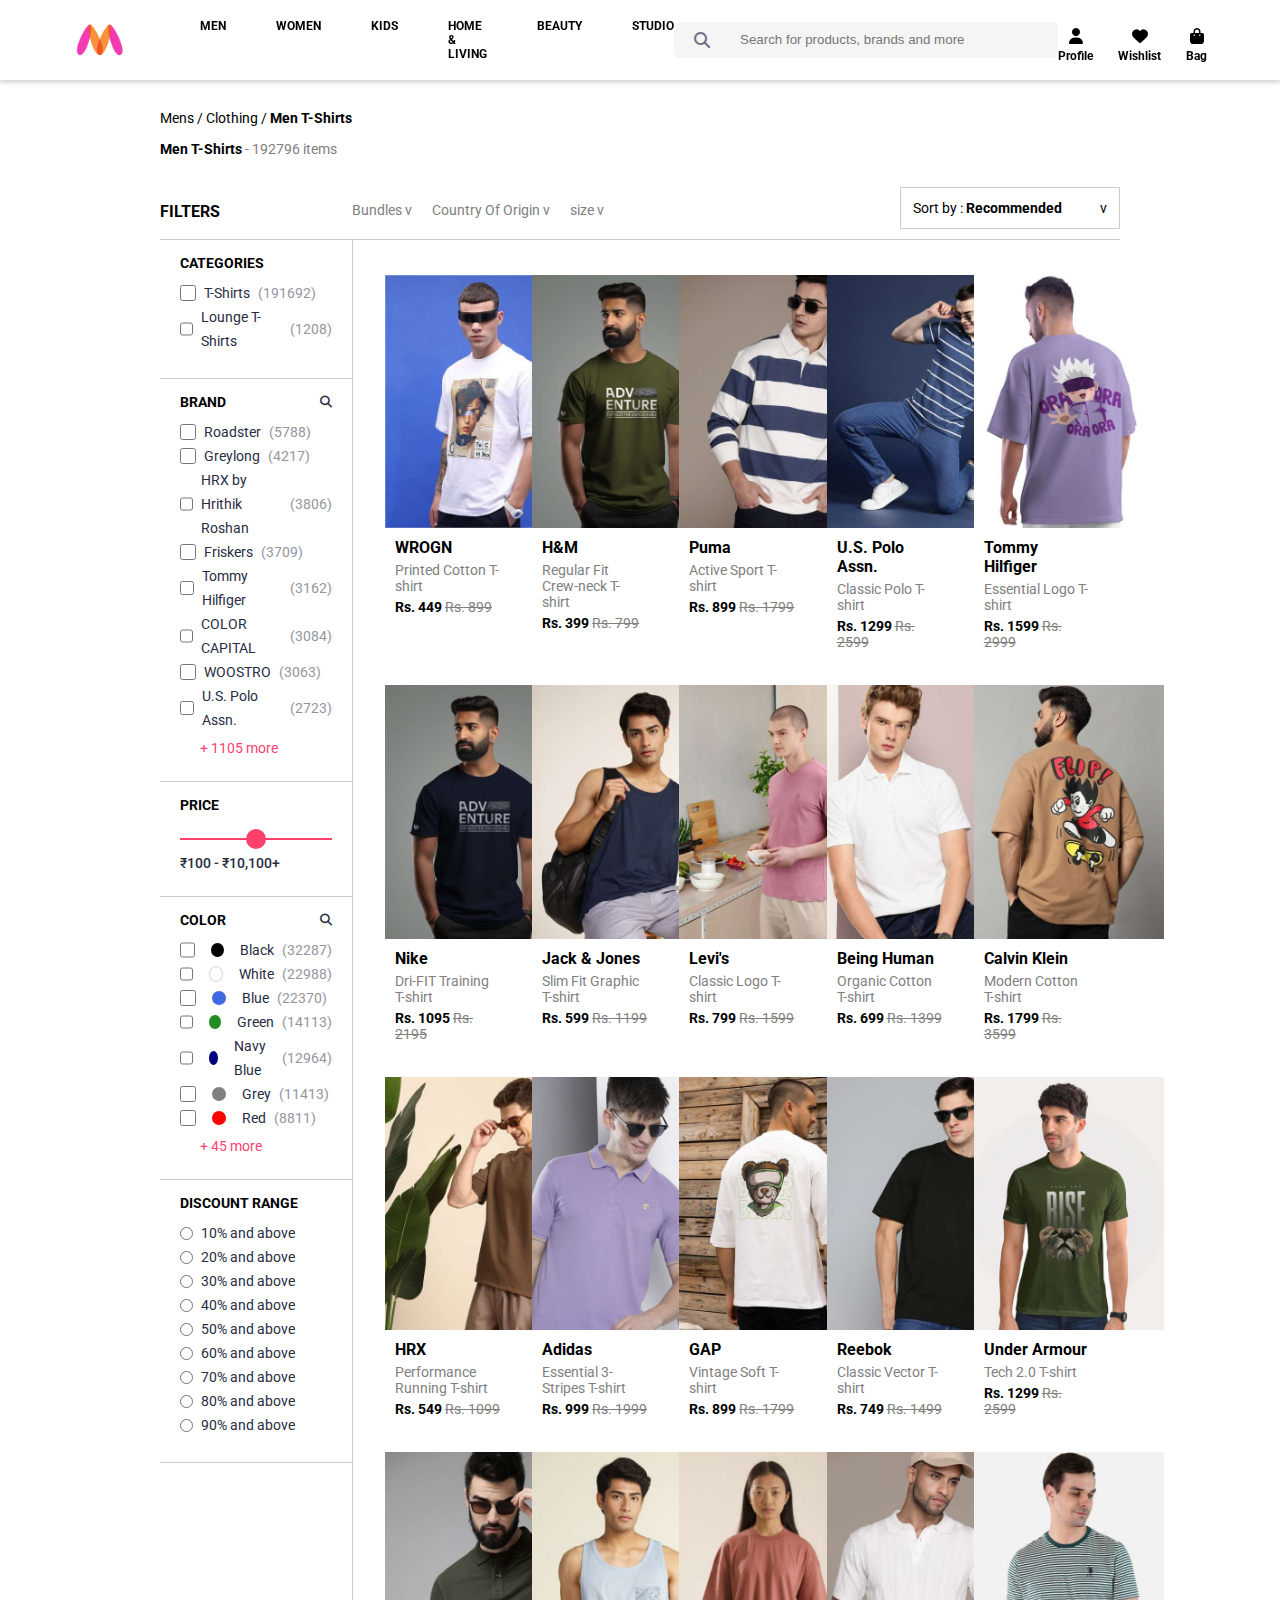
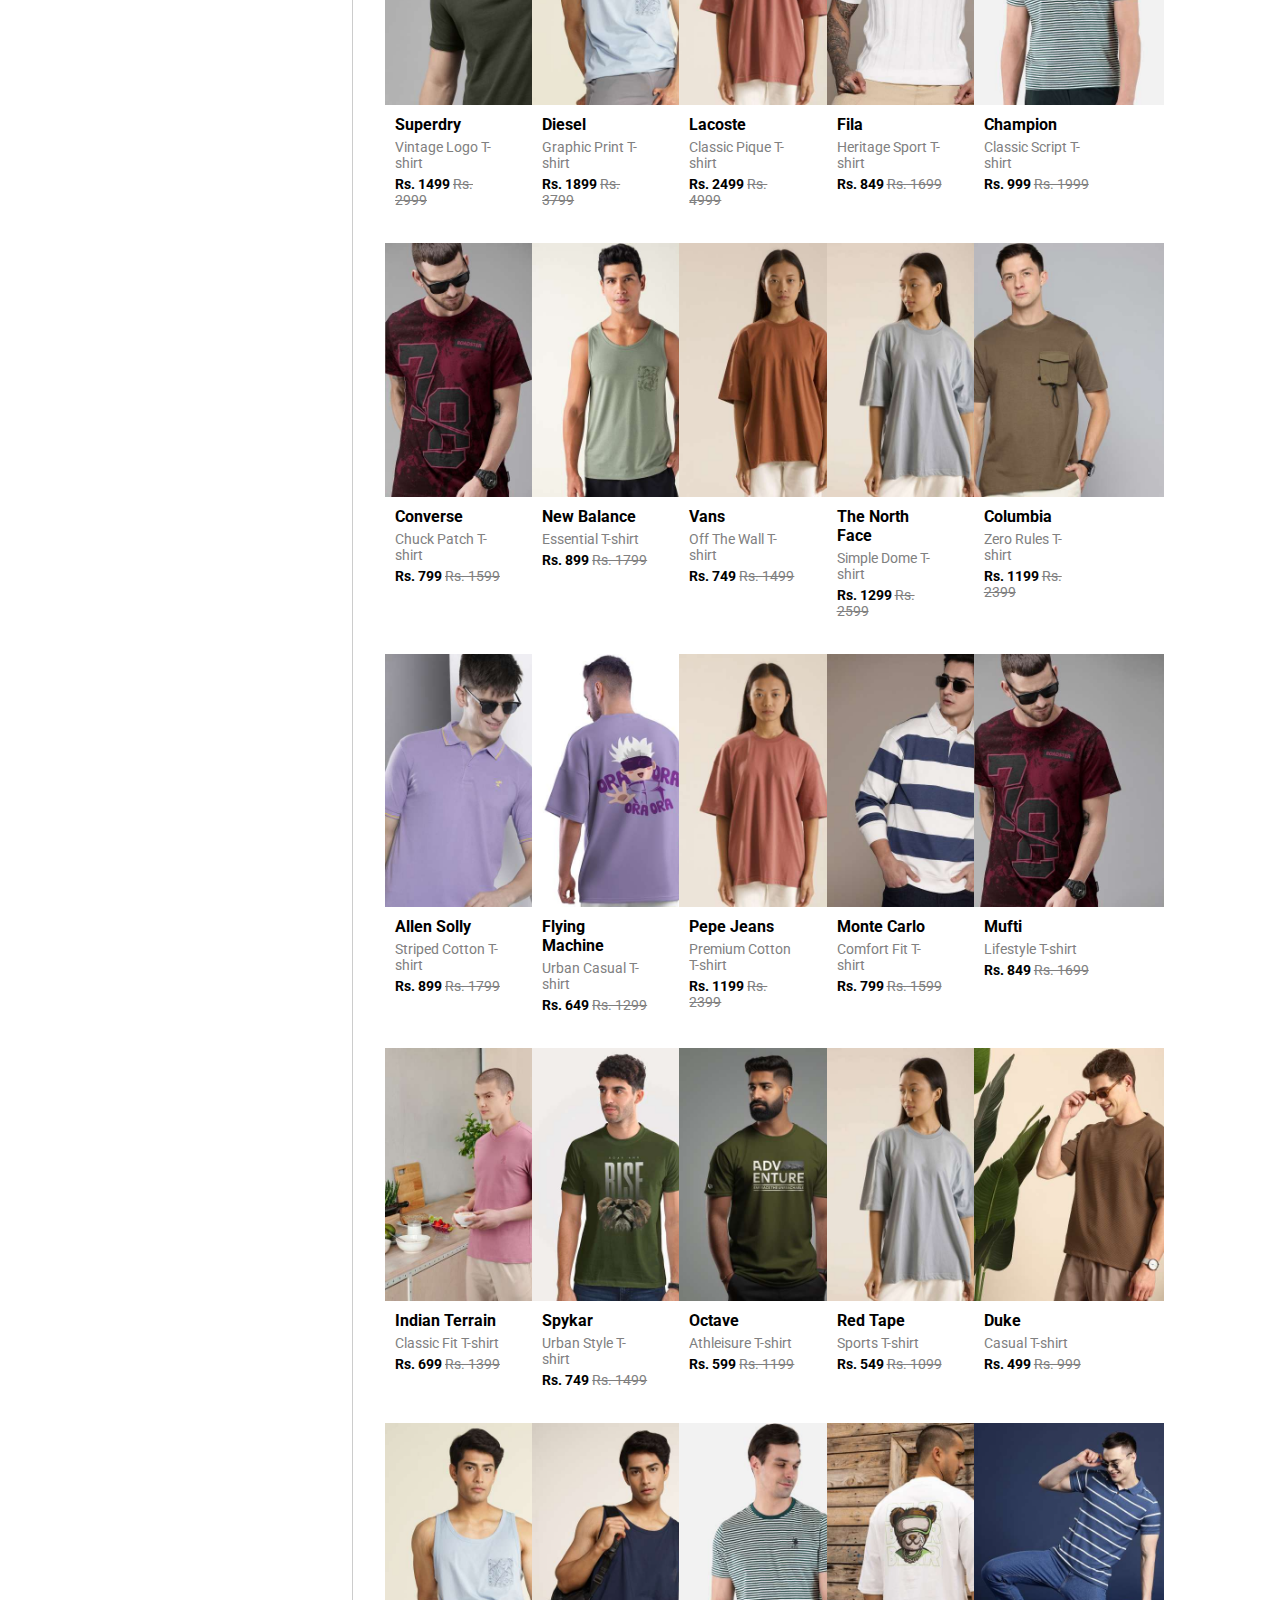
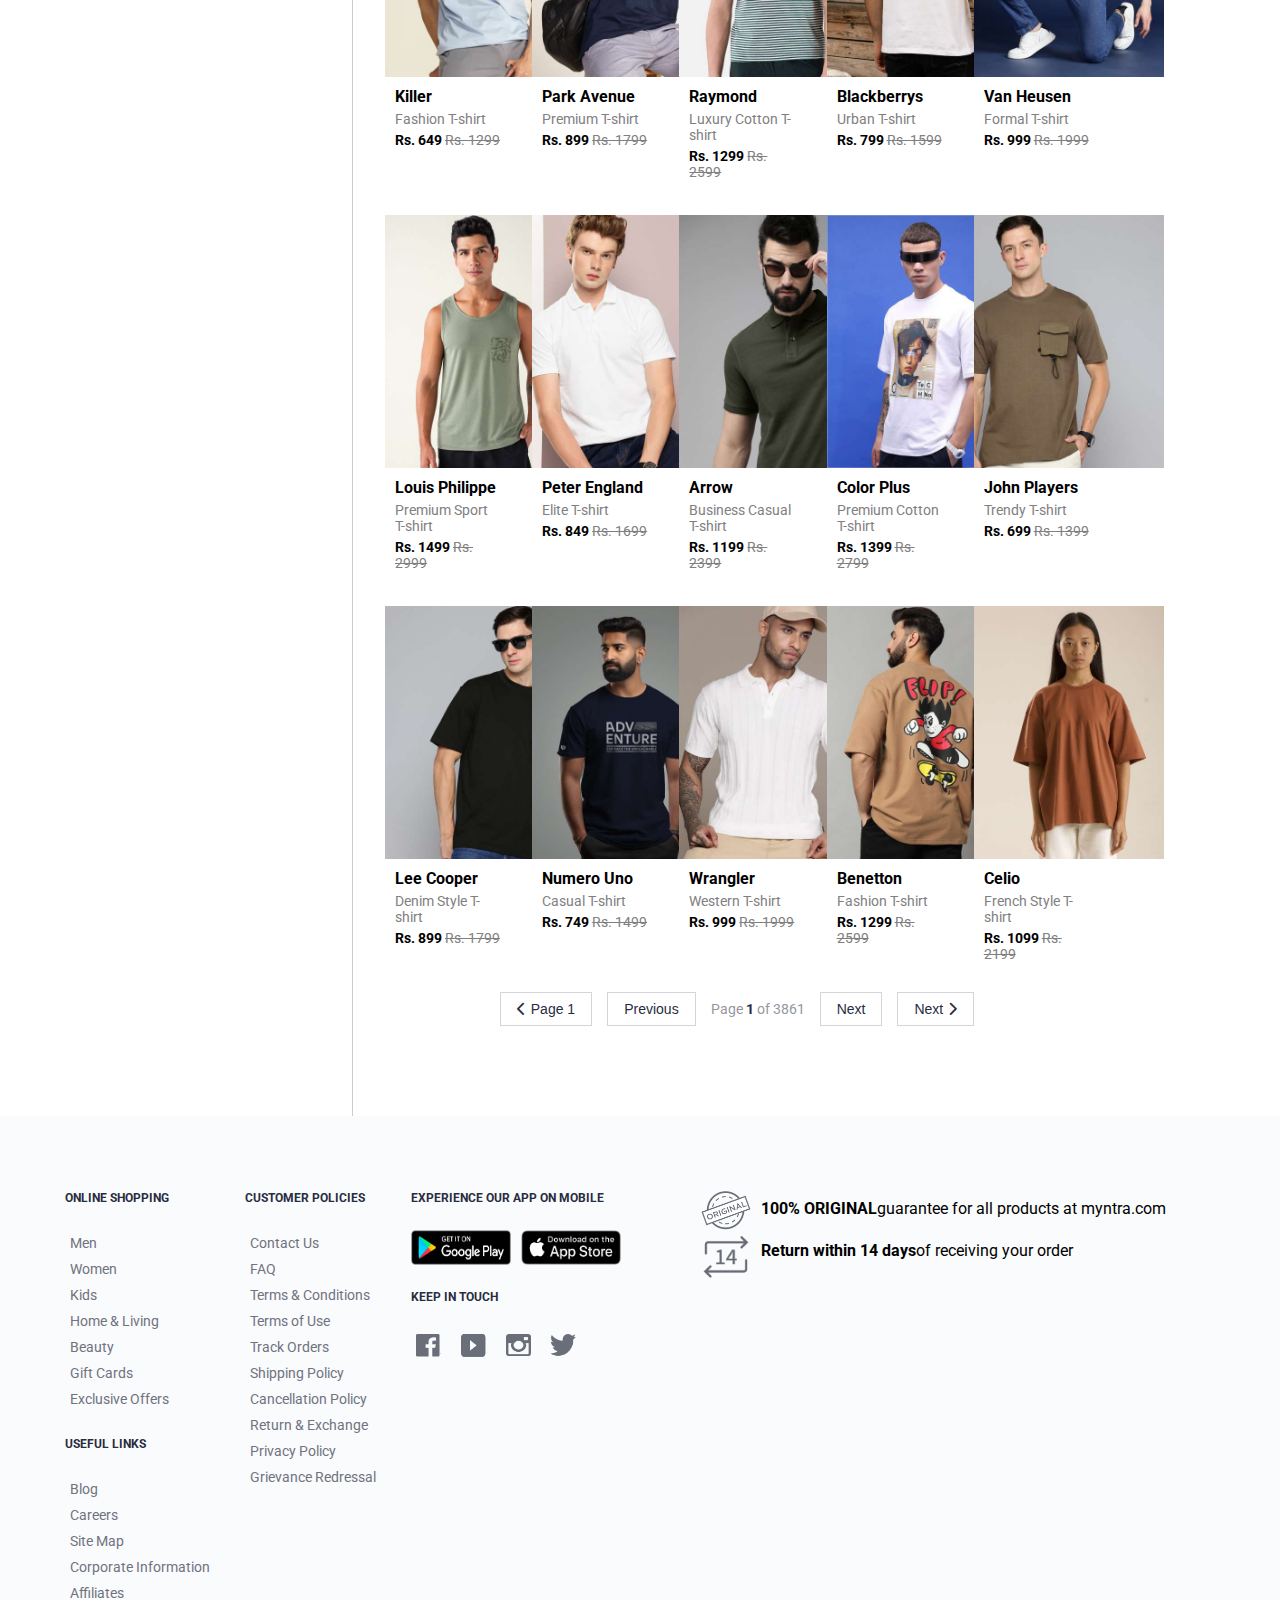
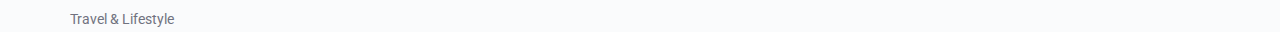
<file: myntra website/mensCategory.html>
<html lang="en">

<head>
    <title>Myntra Website</title>
    <link rel="preconnect" href="https://fonts.googleapis.com">
    <link rel="preconnect" href="https://fonts.gstatic.com" crossorigin>
    <link href="https://fonts.googleapis.com/css2?family=Roboto:ital,wght@0,100..900;1,100..900&display=swap"
        rel="stylesheet">

    <link rel="stylesheet" href="style.css">
    <link rel="stylesheet" href="https://cdnjs.cloudflare.com/ajax/libs/font-awesome/6.7.2/css/all.min.css">
</head>

<body>

    <!-- top header start -->
    <div class="top_header">

        <div class="website_logo">
            <a href="index.html">
                <img src="images/logowebp.webp" alt="">
            </a>
        </div>

        <div class="header_menu">
            <div class="menu_items">
                <a href="men.html">Men</a>

                <div class="mega_dropdown">

                    <div class="dropdown_column">
                        <h4>Top Wear</h4>
                        <ul>
                            <li>
                                <a href="#">T-Shirts</a>
                            </li>
                            <li>
                                <a href="#">Casual Shirts</a>
                            </li>
                            <li>
                                <a href="#">Formal Shirts</a>
                            </li>
                            <li>
                                <a href="#">Sweatshirts</a>
                            </li>
                            <li>
                                <a href="#">Sweaters</a>
                            </li>
                            <li>
                                <a href="#">Jackets</a>
                            </li>
                            <li>
                                <a href="#">Blazers & Coats</a>
                            </li>
                            <li>
                                <a href="#">Suits</a>
                            </li>
                            <li>
                                <a href="#">Rain Jackets</a>
                            </li>
                        </ul>
                    </div>
                    <div class="dropdown_column">
                        <h4>Bottom Wear</h4>
                        <ul>
                            <li>
                                <a href="#">Jeans</a>
                            </li>
                            <li>
                                <a href="#">Casual Trousers</a>
                            </li>
                            <li>
                                <a href="#">Formal Trousers</a>
                            </li>
                            <li>
                                <a href="#">Shorts</a>
                            </li>
                            <li>
                                <a href="#">Track Pants & Joggers</a>
                            </li>
                        </ul>
                    </div>
                    <div class="dropdown_column">
                        <h4>Foot Wear</h4>
                        <ul>
                            <li>
                                <a href="#">Casual Shoes</a>
                            </li>
                            <li>
                                <a href="#">Sports Shoes</a>
                            </li>
                            <li>
                                <a href="#">Formal Shoes</a>
                            </li>
                            <li>
                                <a href="#">Sneakers</a>
                            </li>
                            <li>
                                <a href="#">Sandals & Floaters</a>
                            </li>
                            <li>
                                <a href="#">Flip Flops</a>
                            </li>
                            <li>
                                <a href="#">Socks</a>
                            </li>
                        </ul>
                    </div>
                    <div class="dropdown_column">
                        <h4>Sports and active Wear</h4>
                        <ul>
                            <li>
                                <a href="#">Sport Shoes</a>
                            </li>
                            <li>
                                <a href="#">Sports Sandals</a>
                            </li>
                            <li>
                                <a href="#">Actice T-Shirts</a>
                            </li>
                            <li>
                                <a href="#">Track pants</a>
                            </li>
                            <li>
                                <a href="#">Tracksuit</a>
                            </li>
                            <li>
                                <a href="#">Jackets</a>
                            </li>
                            <li>
                                <a href="#">Sports wear</a>
                            </li>
                        </ul>
                    </div>

                </div>
            </div>
            <div class="menu_items">
                <a href="women.html">Women</a>
                <div class="mega_dropdown">
                    <div class="dropdown_column">
                        <h4>Top Wear</h4>
                        <ul>
                            <li><a href="#">Tops</a></li>
                            <li><a href="#">Casual Dresses</a></li>
                            <li><a href="#">Blouses</a></li>
                            <li><a href="#">Sweaters</a></li>
                            <li><a href="#">Jackets</a></li>
                            <li><a href="#">Cardigans</a></li>
                            <li><a href="#">Tunics</a></li>
                        </ul>
                    </div>
                    <div class="dropdown_column">
                        <h4>Bottom Wear</h4>
                        <ul>
                            <li><a href="#">Jeans</a></li>
                            <li><a href="#">Casual Trousers</a></li>
                            <li><a href="#">Skirts</a></li>
                            <li><a href="#">Leggings</a></li>
                            <li><a href="#">Shorts</a></li>
                        </ul>
                    </div>
                    <div class="dropdown_column">
                        <h4>Foot Wear</h4>
                        <ul>
                            <li><a href="#">Casual Shoes</a></li>
                            <li><a href="#">Sandals</a></li>
                            <li><a href="#">Flats</a></li>
                            <li><a href="#">Boots</a></li>
                        </ul>
                    </div>
                    <div class="dropdown_column">
                        <h4>Active Wear</h4>
                        <ul>
                            <li><a href="#">Sports Bras</a></li>
                            <li><a href="#">Leggings</a></li>
                            <li><a href="#">Sports Shoes</a></li>
                            <li><a href="#">Track Pants</a></li>
                            <li><a href="#">Jackets</a></li>
                        </ul>
                    </div>
                </div>
            </div>
            <div class="menu_items">
                <a href="kids.html">Kids</a>
                <div class="mega_dropdown">
                    <div class="dropdown_column">
                        <h4>Top Wear</h4>
                        <ul>
                            <li><a href="#">T-Shirts</a></li>
                            <li><a href="#">Shirts</a></li>
                            <li><a href="#">Sweaters</a></li>
                            <li><a href="#">Jackets</a></li>
                            <li><a href="#">Sweatshirts</a></li>
                        </ul>
                    </div>
                    <div class="dropdown_column">
                        <h4>Bottom Wear</h4>
                        <ul>
                            <li><a href="#">Jeans</a></li>
                            <li><a href="#">Shorts</a></li>
                            <li><a href="#">Track Pants</a></li>
                            <li><a href="#">Casual Trousers</a></li>
                        </ul>
                    </div>
                    <div class="dropdown_column">
                        <h4>Foot Wear</h4>
                        <ul>
                            <li><a href="#">Casual Shoes</a></li>
                            <li><a href="#">Sneakers</a></li>
                            <li><a href="#">Sandals</a></li>
                        </ul>
                    </div>
                    <div class="dropdown_column">
                        <h4>Accessories</h4>
                        <ul>
                            <li><a href="#">Caps</a></li>
                            <li><a href="#">Bags</a></li>
                            <li><a href="#">Gloves</a></li>
                        </ul>
                    </div>
                </div>
            </div>
            <div class="menu_items">
                <a href="homeandliving.html">Home & Living</a>
                <div class="mega_dropdown">
                    <div class="dropdown_column">
                        <h4>Furniture</h4>
                        <ul>
                            <li><a href="#">Sofas</a></li>
                            <li><a href="#">Beds</a></li>
                            <li><a href="#">Chairs</a></li>
                            <li><a href="#">Tables</a></li>
                            <li><a href="#">Cabinets</a></li>
                        </ul>
                    </div>
                    <div class="dropdown_column">
                        <h4>Bedding</h4>
                        <ul>
                            <li><a href="#">Bed Linen</a></li>
                            <li><a href="#">Pillows</a></li>
                            <li><a href="#">Quilts</a></li>
                            <li><a href="#">Curtains</a></li>
                        </ul>
                    </div>
                    <div class="dropdown_column">
                        <h4>Kitchenware</h4>
                        <ul>
                            <li><a href="#">Cookware</a></li>
                            <li><a href="#">Dining Sets</a></li>
                            <li><a href="#">Storage Containers</a></li>
                        </ul>
                    </div>
                    <div class="dropdown_column">
                        <h4>Decor</h4>
                        <ul>
                            <li><a href="#">Wall Art</a></li>
                            <li><a href="#">Rugs</a></li>
                            <li><a href="#">Vases</a></li>
                            <li><a href="#">Cushions</a></li>
                        </ul>
                    </div>
                </div>
            </div>
            <div class="menu_items">
                <a href="beauty.html">Beauty</a>
                <div class="mega_dropdown">
                    <div class="dropdown_column">
                        <h4>Skin Care</h4>
                        <ul>
                            <li><a href="#">Face Creams</a></li>
                            <li><a href="#">Face Wash</a></li>
                            <li><a href="#">Serums</a></li>
                            <li><a href="#">Moisturizers</a></li>
                        </ul>
                    </div>
                    <div class="dropdown_column">
                        <h4>Makeup</h4>
                        <ul>
                            <li><a href="#">Foundations</a></li>
                            <li><a href="#">Lipsticks</a></li>
                            <li><a href="#">Mascara</a></li>
                            <li><a href="#">Eyeliners</a></li>
                        </ul>
                    </div>
                    <div class="dropdown_column">
                        <h4>Hair Care</h4>
                        <ul>
                            <li><a href="#">Shampoos</a></li>
                            <li><a href="#">Conditioners</a></li>
                            <li><a href="#">Hair Oil</a></li>
                            <li><a href="#">Hair Colors</a></li>
                        </ul>
                    </div>
                    <div class="dropdown_column">
                        <h4>Fragrances</h4>
                        <ul>
                            <li><a href="#">Perfumes</a></li>
                            <li><a href="#">Body Sprays</a></li>
                        </ul>
                    </div>
                </div>

            </div>
            <div class="menu_items">
                <a href="studio.html">Studio</a>
                <div class="mega_dropdown">
                    <div class="dropdown_column">
                        <h4>Photography</h4>
                        <ul>
                            <li><a href="#">Cameras</a></li>
                            <li><a href="#">Lenses</a></li>
                            <li><a href="#">Tripods</a></li>
                        </ul>
                    </div>
                    <div class="dropdown_column">
                        <h4>Audio</h4>
                        <ul>
                            <li><a href="#">Headphones</a></li>
                            <li><a href="#">Speakers</a></li>
                        </ul>
                    </div>
                    <div class="dropdown_column">
                        <h4>Lighting</h4>
                        <ul>
                            <li><a href="#">Studio Lights</a></li>
                            <li><a href="#">LED Lights</a></li>
                        </ul>
                    </div>
                    <div class="dropdown_column">
                        <h4>Accessories</h4>
                        <ul>
                            <li><a href="#">Camera Bags</a></li>
                            <li><a href="#">Stabilizers</a></li>
                        </ul>
                    </div>
                </div>

            </div>
        </div>

        <div class="header_search">
            <div>
                <i class="fa-solid fa-magnifying-glass"></i>
            </div>
            <div class="search_input">
                <input type="text" name="search" class="input-form" placeholder="Search for products, brands and more">
            </div>
        </div>

        <div class="header_user_icons">
            <div class="user_icons">
                <div>
                    <i class="fa-solid fa-user"></i>
                </div>
                <div class="icon_text">Profile</div>
            </div>
            <div class="user_icons">
                <div>
                    <i class="fa-solid fa-heart"></i>
                </div>
                <div class="icon_text">Wishlist</div>
            </div>
            <div class="user_icons">
                <div>
                    <i class="fa-solid fa-bag-shopping"></i>
                </div>
                <div class="icon_text">Bag</div>
            </div>
        </div>

    </div>
    <!-- top header end -->

    <!-- filter section start -->
    <div class="top_filter_bg">
        <div class="top_filter">
            <div class="top_filter_border">
                <div class="top_filter_heading">
                    Mens / Clothing / <span>Men T-Shirts</span>
                </div>
                <div class="top_filter_items_number">
                    <span>Men T-Shirts</span> - 192796 items
                </div>
                <div class="top_filter_sort_section">
                    <div class="top_filter_left">FILTERS</div>
                    <div class="top_filter_right">
                        <div class="top_filter_right_left">
                            <div> Bundles v </div>
                            <div> Country Of Origin v </div>
                            <div> size v </div>
                        </div>
                        <div class="top_filter_right_right">
                            <div>Sort by : <span>Recommended</span></div>
                            <div>v</div>
                        </div>
                    </div>
                </div>
            </div>
        </div>
    </div>
    <!-- filter section end -->

    <!-- category section start -->
    <div class="category_section_bg">
        <div class="category_section">
            <div class="category_section_left">
                <div class="category_option">
                    <div class="category_option_heading">CATEGORIES</div>
                    <div class="category_option_options">
                        <ul>
                            <li>
                                <input type="checkbox" id="category-tshirts">
                                T-Shirts <span>(191692)</span>
                            </li>
                            <li>
                                <input type="checkbox" id="category-lounge">
                                Lounge T-Shirts <span>(1208)</span>
                            </li>
                        </ul>
                    </div>
                </div>
                <div class="brand_option">
                    <div class="category_option_heading">
                        BRAND
                        <i class="fa-solid fa-magnifying-glass search-icon"></i>
                    </div>
                    <div class="category_option_options">
                        <ul>
                            <li>
                                <input type="checkbox" id="brand-roadster">
                                Roadster<span>(5788)</span>
                            </li>
                            <li>
                                <input type="checkbox" id="brand-greylong">
                                Greylong<span>(4217)</span>
                            </li>
                            <li>
                                <input type="checkbox" id="brand-hrx">
                                HRX by Hrithik Roshan<span>(3806)</span>
                            </li>
                            <li>
                                <input type="checkbox" id="brand-friskers">
                                Friskers<span>(3709)</span>
                            </li>
                            <li>
                                <input type="checkbox" id="brand-tommy">
                                Tommy Hilfiger<span>(3162)</span>
                            </li>
                            <li>
                                <input type="checkbox" id="brand-colorcapital">
                                COLOR CAPITAL<span>(3084)</span>
                            </li>
                            <li>
                                <input type="checkbox" id="brand-woostro">
                                WOOSTRO<span>(3063)</span>
                            </li>
                            <li>
                                <input type="checkbox" id="brand-uspa">
                                U.S. Polo Assn.<span>(2723)</span>
                            </li>
                        </ul>
                        <div class="show-more">+ 1105 more</div>
                    </div>
                </div>
                <div class="price_option">
                    <div class="category_option_heading">PRICE</div>
                    <div class="category_option_options">
                        <div class="price-slider">
                            <input type="range" min="100" max="10100" value="5100" class="slider">
                            <div class="price-range">₹100 - ₹10,100+</div>
                        </div>
                    </div>
                </div>
                <div class="color_option">
                    <div class="category_option_heading">
                        COLOR
                        <i class="fa-solid fa-magnifying-glass search-icon"></i>
                    </div>
                    <div class="category_option_options">
                        <ul>
                            <li>
                                <input type="checkbox" id="color-black">
                                <div class="color_circle" style="background-color: #000000;"></div>
                                Black<span>(32287)</span>
                            </li>
                            <li>
                                <input type="checkbox" id="color-white">
                                <div class="color_circle" style="background-color: #ffffff; border: 1px solid #d4d5d8;">
                                </div>
                                White<span>(22988)</span>
                            </li>
                            <li>
                                <input type="checkbox" id="color-blue">
                                <div class="color_circle" style="background-color: #4169e1;"></div>
                                Blue<span>(22370)</span>
                            </li>
                            <li>
                                <input type="checkbox" id="color-green">
                                <div class="color_circle" style="background-color: #228B22;"></div>
                                Green<span>(14113)</span>
                            </li>
                            <li>
                                <input type="checkbox" id="color-navy">
                                <div class="color_circle" style="background-color: #000080;"></div>
                                Navy Blue<span>(12964)</span>
                            </li>
                            <li>
                                <input type="checkbox" id="color-grey">
                                <div class="color_circle" style="background-color: #808080;"></div>
                                Grey<span>(11413)</span>
                            </li>
                            <li>
                                <input type="checkbox" id="color-red">
                                <div class="color_circle" style="background-color: #ff0000;"></div>
                                Red<span>(8811)</span>
                            </li>
                        </ul>
                        <div class="show-more">+ 45 more</div>
                    </div>
                </div>
                <div class="discount_option">
                    <div class="category_option_heading">DISCOUNT RANGE</div>
                    <div class="category_option_options">
                        <ul>
                            <li><input type="radio" name="discount" id="discount-10">10% and above</li>
                            <li><input type="radio" name="discount" id="discount-20">20% and above</li>
                            <li><input type="radio" name="discount" id="discount-30">30% and above</li>
                            <li><input type="radio" name="discount" id="discount-40">40% and above</li>
                            <li><input type="radio" name="discount" id="discount-50">50% and above</li>
                            <li><input type="radio" name="discount" id="discount-60">60% and above</li>
                            <li><input type="radio" name="discount" id="discount-70">70% and above</li>
                            <li><input type="radio" name="discount" id="discount-80">80% and above</li>
                            <li><input type="radio" name="discount" id="discount-90">90% and above</li>
                        </ul>
                    </div>
                </div>
            </div>

            <div class="category_section_right">
                <div class="category_section_details">
                    <div class="category_section_right_image_row">
                        <div class="category_section_right_image_number">
                            <div class="category_section_image">
                                <img src="images/mensCategory/1.jpg" alt="">
                            </div>
                            <div class="category_section_image_heading">WROGN</div>
                            <div class="category_section_image_company">Printed Cotton T-shirt</div>
                            <div class="category_section_image_price">Rs. 449 <span>Rs. 899</span></div>
                        </div>
                        <div class="category_section_right_image_number">
                            <div class="category_section_image">
                                <img src="images/mensCategory/2.jpg" alt="">
                            </div>
                            <div class="category_section_image_heading">H&M</div>
                            <div class="category_section_image_company">Regular Fit Crew-neck T-shirt</div>
                            <div class="category_section_image_price">Rs. 399 <span>Rs. 799</span></div>
                        </div>
                        <div class="category_section_right_image_number">
                            <div class="category_section_image">
                                <img src="images/mensCategory/3.jpg" alt="">
                            </div>
                            <div class="category_section_image_heading">Puma</div>
                            <div class="category_section_image_company">Active Sport T-shirt</div>
                            <div class="category_section_image_price">Rs. 899 <span>Rs. 1799</span></div>
                        </div>
                        <div class="category_section_right_image_number">
                            <div class="category_section_image">
                                <img src="images/mensCategory/4.jpg" alt="">
                            </div>
                            <div class="category_section_image_heading">U.S. Polo Assn.</div>
                            <div class="category_section_image_company">Classic Polo T-shirt</div>
                            <div class="category_section_image_price">Rs. 1299 <span>Rs. 2599</span></div>
                        </div>
                        <div class="category_section_right_image_number">
                            <div class="category_section_image">
                                <img src="images/mensCategory/5.jpg" alt="">
                            </div>
                            <div class="category_section_image_heading">Tommy Hilfiger</div>
                            <div class="category_section_image_company">Essential Logo T-shirt</div>
                            <div class="category_section_image_price">Rs. 1599 <span>Rs. 2999</span></div>
                        </div>
                    </div>
                    <div class="category_section_right_image_row">
                        <div class="category_section_right_image_number">
                            <div class="category_section_image">
                                <img src="images/mensCategory/6.jpg" alt="">
                            </div>
                            <div class="category_section_image_heading">Nike</div>
                            <div class="category_section_image_company">Dri-FIT Training T-shirt</div>
                            <div class="category_section_image_price">Rs. 1095 <span>Rs. 2195</span></div>
                        </div>
                        <div class="category_section_right_image_number">
                            <div class="category_section_image">
                                <img src="images/mensCategory/7.jpg" alt="">
                            </div>
                            <div class="category_section_image_heading">Jack & Jones</div>
                            <div class="category_section_image_company">Slim Fit Graphic T-shirt</div>
                            <div class="category_section_image_price">Rs. 599 <span>Rs. 1199</span></div>
                        </div>
                        <div class="category_section_right_image_number">
                            <div class="category_section_image">
                                <img src="images/mensCategory/8.jpg" alt="">
                            </div>
                            <div class="category_section_image_heading">Levi's</div>
                            <div class="category_section_image_company">Classic Logo T-shirt</div>
                            <div class="category_section_image_price">Rs. 799 <span>Rs. 1599</span></div>
                        </div>
                        <div class="category_section_right_image_number">
                            <div class="category_section_image">
                                <img src="images/mensCategory/9.jpg" alt="">
                            </div>
                            <div class="category_section_image_heading">Being Human</div>
                            <div class="category_section_image_company">Organic Cotton T-shirt</div>
                            <div class="category_section_image_price">Rs. 699 <span>Rs. 1399</span></div>
                        </div>
                        <div class="category_section_right_image_number">
                            <div class="category_section_image">
                                <img src="images/mensCategory/10.jpg" alt="">
                            </div>
                            <div class="category_section_image_heading">Calvin Klein</div>
                            <div class="category_section_image_company">Modern Cotton T-shirt</div>
                            <div class="category_section_image_price">Rs. 1799 <span>Rs. 3599</span></div>
                        </div>
                    </div>
                    <div class="category_section_right_image_row">
                        <div class="category_section_right_image_number">
                            <div class="category_section_image">
                                <img src="images/mensCategory/11.jpg" alt="">
                            </div>
                            <div class="category_section_image_heading">HRX</div>
                            <div class="category_section_image_company">Performance Running T-shirt</div>
                            <div class="category_section_image_price">Rs. 549 <span>Rs. 1099</span></div>
                        </div>
                        <div class="category_section_right_image_number">
                            <div class="category_section_image">
                                <img src="images/mensCategory/12.jpg" alt="">
                            </div>
                            <div class="category_section_image_heading">Adidas</div>
                            <div class="category_section_image_company">Essential 3-Stripes T-shirt</div>
                            <div class="category_section_image_price">Rs. 999 <span>Rs. 1999</span></div>
                        </div>
                        <div class="category_section_right_image_number">
                            <div class="category_section_image">
                                <img src="images/mensCategory/13.jpg" alt="">
                            </div>
                            <div class="category_section_image_heading">GAP</div>
                            <div class="category_section_image_company">Vintage Soft T-shirt</div>
                            <div class="category_section_image_price">Rs. 899 <span>Rs. 1799</span></div>
                        </div>
                        <div class="category_section_right_image_number">
                            <div class="category_section_image">
                                <img src="images/mensCategory/14.jpg" alt="">
                            </div>
                            <div class="category_section_image_heading">Reebok</div>
                            <div class="category_section_image_company">Classic Vector T-shirt</div>
                            <div class="category_section_image_price">Rs. 749 <span>Rs. 1499</span></div>
                        </div>
                        <div class="category_section_right_image_number">
                            <div class="category_section_image">
                                <img src="images/mensCategory/15.jpg" alt="">
                            </div>
                            <div class="category_section_image_heading">Under Armour</div>
                            <div class="category_section_image_company">Tech 2.0 T-shirt</div>
                            <div class="category_section_image_price">Rs. 1299 <span>Rs. 2599</span></div>
                        </div>
                    </div>
                    <div class="category_section_right_image_row">
                        <div class="category_section_right_image_number">
                            <div class="category_section_image">
                                <img src="images/mensCategory/16.jpg" alt="">
                            </div>
                            <div class="category_section_image_heading">Superdry</div>
                            <div class="category_section_image_company">Vintage Logo T-shirt</div>
                            <div class="category_section_image_price">Rs. 1499 <span>Rs. 2999</span></div>
                        </div>
                        <div class="category_section_right_image_number">
                            <div class="category_section_image">
                                <img src="images/mensCategory/17.jpg" alt="">
                            </div>
                            <div class="category_section_image_heading">Diesel</div>
                            <div class="category_section_image_company">Graphic Print T-shirt</div>
                            <div class="category_section_image_price">Rs. 1899 <span>Rs. 3799</span></div>
                        </div>
                        <div class="category_section_right_image_number">
                            <div class="category_section_image">
                                <img src="images/mensCategory/18.jpg" alt="">
                            </div>
                            <div class="category_section_image_heading">Lacoste</div>
                            <div class="category_section_image_company">Classic Pique T-shirt</div>
                            <div class="category_section_image_price">Rs. 2499 <span>Rs. 4999</span></div>
                        </div>
                        <div class="category_section_right_image_number">
                            <div class="category_section_image">
                                <img src="images/mensCategory/19.jpg" alt="">
                            </div>
                            <div class="category_section_image_heading">Fila</div>
                            <div class="category_section_image_company">Heritage Sport T-shirt</div>
                            <div class="category_section_image_price">Rs. 849 <span>Rs. 1699</span></div>
                        </div>
                        <div class="category_section_right_image_number">
                            <div class="category_section_image">
                                <img src="images/mensCategory/20.jpg" alt="">
                            </div>
                            <div class="category_section_image_heading">Champion</div>
                            <div class="category_section_image_company">Classic Script T-shirt</div>
                            <div class="category_section_image_price">Rs. 999 <span>Rs. 1999</span></div>
                        </div>
                    </div>
                    <div class="category_section_right_image_row">
                        <div class="category_section_right_image_number">
                            <div class="category_section_image">
                                <img src="images/mensCategory/21.jpg" alt="">
                            </div>
                            <div class="category_section_image_heading">Converse</div>
                            <div class="category_section_image_company">Chuck Patch T-shirt</div>
                            <div class="category_section_image_price">Rs. 799 <span>Rs. 1599</span></div>
                        </div>
                        <div class="category_section_right_image_number">
                            <div class="category_section_image">
                                <img src="images/mensCategory/22.jpg" alt="">
                            </div>
                            <div class="category_section_image_heading">New Balance</div>
                            <div class="category_section_image_company">Essential T-shirt</div>
                            <div class="category_section_image_price">Rs. 899 <span>Rs. 1799</span></div>
                        </div>
                        <div class="category_section_right_image_number">
                            <div class="category_section_image">
                                <img src="images/mensCategory/23.jpg" alt="">
                            </div>
                            <div class="category_section_image_heading">Vans</div>
                            <div class="category_section_image_company">Off The Wall T-shirt</div>
                            <div class="category_section_image_price">Rs. 749 <span>Rs. 1499</span></div>
                        </div>
                        <div class="category_section_right_image_number">
                            <div class="category_section_image">
                                <img src="images/mensCategory/24.jpg" alt="">
                            </div>
                            <div class="category_section_image_heading">The North Face</div>
                            <div class="category_section_image_company">Simple Dome T-shirt</div>
                            <div class="category_section_image_price">Rs. 1299 <span>Rs. 2599</span></div>
                        </div>
                        <div class="category_section_right_image_number">
                            <div class="category_section_image">
                                <img src="images/mensCategory/25.jpg" alt="">
                            </div>
                            <div class="category_section_image_heading">Columbia</div>
                            <div class="category_section_image_company">Zero Rules T-shirt</div>
                            <div class="category_section_image_price">Rs. 1199 <span>Rs. 2399</span></div>
                        </div>
                    </div>
                    <div class="category_section_right_image_row">
                        <div class="category_section_right_image_number">
                            <div class="category_section_image">
                                <img src="images/mensCategory/12.jpg" alt="">
                            </div>
                            <div class="category_section_image_heading">Allen Solly</div>
                            <div class="category_section_image_company">Striped Cotton T-shirt</div>
                            <div class="category_section_image_price">Rs. 899 <span>Rs. 1799</span></div>
                        </div>
                        <div class="category_section_right_image_number">
                            <div class="category_section_image">
                                <img src="images/mensCategory/5.jpg" alt="">
                            </div>
                            <div class="category_section_image_heading">Flying Machine</div>
                            <div class="category_section_image_company">Urban Casual T-shirt</div>
                            <div class="category_section_image_price">Rs. 649 <span>Rs. 1299</span></div>
                        </div>
                        <div class="category_section_right_image_number">
                            <div class="category_section_image">
                                <img src="images/mensCategory/18.jpg" alt="">
                            </div>
                            <div class="category_section_image_heading">Pepe Jeans</div>
                            <div class="category_section_image_company">Premium Cotton T-shirt</div>
                            <div class="category_section_image_price">Rs. 1199 <span>Rs. 2399</span></div>
                        </div>
                        <div class="category_section_right_image_number">
                            <div class="category_section_image">
                                <img src="images/mensCategory/3.jpg" alt="">
                            </div>
                            <div class="category_section_image_heading">Monte Carlo</div>
                            <div class="category_section_image_company">Comfort Fit T-shirt</div>
                            <div class="category_section_image_price">Rs. 799 <span>Rs. 1599</span></div>
                        </div>
                        <div class="category_section_right_image_number">
                            <div class="category_section_image">
                                <img src="images/mensCategory/21.jpg" alt="">
                            </div>
                            <div class="category_section_image_heading">Mufti</div>
                            <div class="category_section_image_company">Lifestyle T-shirt</div>
                            <div class="category_section_image_price">Rs. 849 <span>Rs. 1699</span></div>
                        </div>
                    </div>
                    <div class="category_section_right_image_row">
                        <div class="category_section_right_image_number">
                            <div class="category_section_image">
                                <img src="images/mensCategory/8.jpg" alt="">
                            </div>
                            <div class="category_section_image_heading">Indian Terrain</div>
                            <div class="category_section_image_company">Classic Fit T-shirt</div>
                            <div class="category_section_image_price">Rs. 699 <span>Rs. 1399</span></div>
                        </div>
                        <div class="category_section_right_image_number">
                            <div class="category_section_image">
                                <img src="images/mensCategory/15.jpg" alt="">
                            </div>
                            <div class="category_section_image_heading">Spykar</div>
                            <div class="category_section_image_company">Urban Style T-shirt</div>
                            <div class="category_section_image_price">Rs. 749 <span>Rs. 1499</span></div>
                        </div>
                        <div class="category_section_right_image_number">
                            <div class="category_section_image">
                                <img src="images/mensCategory/2.jpg" alt="">
                            </div>
                            <div class="category_section_image_heading">Octave</div>
                            <div class="category_section_image_company">Athleisure T-shirt</div>
                            <div class="category_section_image_price">Rs. 599 <span>Rs. 1199</span></div>
                        </div>
                        <div class="category_section_right_image_number">
                            <div class="category_section_image">
                                <img src="images/mensCategory/24.jpg" alt="">
                            </div>
                            <div class="category_section_image_heading">Red Tape</div>
                            <div class="category_section_image_company">Sports T-shirt</div>
                            <div class="category_section_image_price">Rs. 549 <span>Rs. 1099</span></div>
                        </div>
                        <div class="category_section_right_image_number">
                            <div class="category_section_image">
                                <img src="images/mensCategory/11.jpg" alt="">
                            </div>
                            <div class="category_section_image_heading">Duke</div>
                            <div class="category_section_image_company">Casual T-shirt</div>
                            <div class="category_section_image_price">Rs. 499 <span>Rs. 999</span></div>
                        </div>
                    </div>
                    <div class="category_section_right_image_row">
                        <div class="category_section_right_image_number">
                            <div class="category_section_image">
                                <img src="images/mensCategory/17.jpg" alt="">
                            </div>
                            <div class="category_section_image_heading">Killer</div>
                            <div class="category_section_image_company">Fashion T-shirt</div>
                            <div class="category_section_image_price">Rs. 649 <span>Rs. 1299</span></div>
                        </div>
                        <div class="category_section_right_image_number">
                            <div class="category_section_image">
                                <img src="images/mensCategory/7.jpg" alt="">
                            </div>
                            <div class="category_section_image_heading">Park Avenue</div>
                            <div class="category_section_image_company">Premium T-shirt</div>
                            <div class="category_section_image_price">Rs. 899 <span>Rs. 1799</span></div>
                        </div>
                        <div class="category_section_right_image_number">
                            <div class="category_section_image">
                                <img src="images/mensCategory/20.jpg" alt="">
                            </div>
                            <div class="category_section_image_heading">Raymond</div>
                            <div class="category_section_image_company">Luxury Cotton T-shirt</div>
                            <div class="category_section_image_price">Rs. 1299 <span>Rs. 2599</span></div>
                        </div>
                        <div class="category_section_right_image_number">
                            <div class="category_section_image">
                                <img src="images/mensCategory/13.jpg" alt="">
                            </div>
                            <div class="category_section_image_heading">Blackberrys</div>
                            <div class="category_section_image_company">Urban T-shirt</div>
                            <div class="category_section_image_price">Rs. 799 <span>Rs. 1599</span></div>
                        </div>
                        <div class="category_section_right_image_number">
                            <div class="category_section_image">
                                <img src="images/mensCategory/4.jpg" alt="">
                            </div>
                            <div class="category_section_image_heading">Van Heusen</div>
                            <div class="category_section_image_company">Formal T-shirt</div>
                            <div class="category_section_image_price">Rs. 999 <span>Rs. 1999</span></div>
                        </div>
                    </div>
                    <div class="category_section_right_image_row">
                        <div class="category_section_right_image_number">
                            <div class="category_section_image">
                                <img src="images/mensCategory/22.jpg" alt="">
                            </div>
                            <div class="category_section_image_heading">Louis Philippe</div>
                            <div class="category_section_image_company">Premium Sport T-shirt</div>
                            <div class="category_section_image_price">Rs. 1499 <span>Rs. 2999</span></div>
                        </div>
                        <div class="category_section_right_image_number">
                            <div class="category_section_image">
                                <img src="images/mensCategory/9.jpg" alt="">
                            </div>
                            <div class="category_section_image_heading">Peter England</div>
                            <div class="category_section_image_company">Elite T-shirt</div>
                            <div class="category_section_image_price">Rs. 849 <span>Rs. 1699</span></div>
                        </div>
                        <div class="category_section_right_image_number">
                            <div class="category_section_image">
                                <img src="images/mensCategory/16.jpg" alt="">
                            </div>
                            <div class="category_section_image_heading">Arrow</div>
                            <div class="category_section_image_company">Business Casual T-shirt</div>
                            <div class="category_section_image_price">Rs. 1199 <span>Rs. 2399</span></div>
                        </div>
                        <div class="category_section_right_image_number">
                            <div class="category_section_image">
                                <img src="images/mensCategory/1.jpg" alt="">
                            </div>
                            <div class="category_section_image_heading">Color Plus</div>
                            <div class="category_section_image_company">Premium Cotton T-shirt</div>
                            <div class="category_section_image_price">Rs. 1399 <span>Rs. 2799</span></div>
                        </div>
                        <div class="category_section_right_image_number">
                            <div class="category_section_image">
                                <img src="images/mensCategory/25.jpg" alt="">
                            </div>
                            <div class="category_section_image_heading">John Players</div>
                            <div class="category_section_image_company">Trendy T-shirt</div>
                            <div class="category_section_image_price">Rs. 699 <span>Rs. 1399</span></div>
                        </div>
                    </div>
                    <div class="category_section_right_image_row">
                        <div class="category_section_right_image_number">
                            <div class="category_section_image">
                                <img src="images/mensCategory/14.jpg" alt="">
                            </div>
                            <div class="category_section_image_heading">Lee Cooper</div>
                            <div class="category_section_image_company">Denim Style T-shirt</div>
                            <div class="category_section_image_price">Rs. 899 <span>Rs. 1799</span></div>
                        </div>
                        <div class="category_section_right_image_number">
                            <div class="category_section_image">
                                <img src="images/mensCategory/6.jpg" alt="">
                            </div>
                            <div class="category_section_image_heading">Numero Uno</div>
                            <div class="category_section_image_company">Casual T-shirt</div>
                            <div class="category_section_image_price">Rs. 749 <span>Rs. 1499</span></div>
                        </div>
                        <div class="category_section_right_image_number">
                            <div class="category_section_image">
                                <img src="images/mensCategory/19.jpg" alt="">
                            </div>
                            <div class="category_section_image_heading">Wrangler</div>
                            <div class="category_section_image_company">Western T-shirt</div>
                            <div class="category_section_image_price">Rs. 999 <span>Rs. 1999</span></div>
                        </div>
                        <div class="category_section_right_image_number">
                            <div class="category_section_image">
                                <img src="images/mensCategory/10.jpg" alt="">
                            </div>
                            <div class="category_section_image_heading">Benetton</div>
                            <div class="category_section_image_company">Fashion T-shirt</div>
                            <div class="category_section_image_price">Rs. 1299 <span>Rs. 2599</span></div>
                        </div>
                        <div class="category_section_right_image_number">
                            <div class="category_section_image">
                                <img src="images/mensCategory/23.jpg" alt="">
                            </div>
                            <div class="category_section_image_heading">Celio</div>
                            <div class="category_section_image_company">French Style T-shirt</div>
                            <div class="category_section_image_price">Rs. 1099 <span>Rs. 2199</span></div>
                        </div>
                    </div>
                </div>
                <div class="pagination_section">
                    <button class="pagination_button">
                        <i class="fa-solid fa-chevron-left"></i>
                        Page 1
                    </button>
                    <button class="pagination_button">Previous</button>
                    <span class="pagination_text">Page <span class="pagination_current">1</span> of 3861</span>
                    <button class="pagination_button">Next</button>
                    <button class="pagination_button">
                        Next
                        <i class="fa-solid fa-chevron-right"></i>
                    </button>
                </div>
            </div>
        </div>
    </div>
    <!-- category section end -->

    <!-- website description section start -->
    <div class="description">
        <div class="description_part1">
            <div class="description_section1">
                <h2>ONLINE SHOPPING</h2>
                <div class="links">
                    <div><a href="#">Men</a></div>
                    <div><a href="#">Women</a></div>
                    <div><a href="#">Kids</a></div>
                    <div><a href="#">Home & Living</a></div>
                    <div><a href="#">Beauty</a></div>
                    <div><a href="#">Gift Cards</a></div>
                    <div><a href="#">Exclusive Offers</a></div>
                </div>
            </div>

            <div class="description_section2">
                <h2>USEFUL LINKS</h2>
                <div class="links">
                    <div><a href="#">Blog</a></div>
                    <div><a href="#">Careers</a></div>
                    <div><a href="#">Site Map</a></div>
                    <div><a href="#">Corporate Information</a></div>
                    <div><a href="#">Affiliates</a></div>
                    <div><a href="#">Travel & Lifestyle</a></div>
                </div>
            </div>
        </div>

        <div class="description_part2">
            <div class="description_section3">
                <h2>CUSTOMER POLICIES</h2>
                <div class="links">
                    <div><a href="#">Contact Us</a></div>
                    <div><a href="#">FAQ</a></div>
                    <div><a href="#">Terms & Conditions</a></div>
                    <div><a href="#">Terms of Use</a></div>
                    <div><a href="#">Track Orders</a></div>
                    <div><a href="#">Shipping Policy</a></div>
                    <div><a href="#">Cancellation Policy</a></div>
                    <div><a href="#">Return & Exchange</a></div>
                    <div><a href="#">Privacy Policy</a></div>
                    <div><a href="#">Grievance Redressal</a></div>
                </div>
            </div>
        </div>

        <div class="description_part3">
            <div class="description_section4">
                <h2>EXPERIENCE OUR APP ON MOBILE</h2>
                <div class="app_downloader">
                    <div>
                        <img src="images/playstore.png" alt="">
                    </div>
                    <div>
                        <img src="images/applestore.png" alt="">
                    </div>
                </div>
            </div>

            <div class="description_section5">
                <h2>KEEP IN TOUCH</h2>
                <div class="social_links">
                    <div>
                        <a href="www.facebook.com">
                            <img src="images/fb.png" alt="">
                        </a>
                    </div>
                    <div>
                        <a href="www.youtube.com">
                            <img src="images/yt.png" alt="">
                        </a>
                    </div>
                    <div>
                        <a href="www.instagram.com">
                            <img src="images/insta.png" alt="">
                        </a>
                    </div>
                    <div>
                        <a href="www.twitter.com">
                            <img src="images/twitter.png" alt="">
                        </a>
                    </div>
                </div>
            </div>
        </div>

        <div class="description_part4">
            <div class="description_section6">
                <div>
                    <img src="images/original.png" alt="">
                </div>
                <div class="original_content">
                    <div class="original">100% ORIGINAL</div>
                    <div class="product_info">guarantee for all products at myntra.com</div>
                </div>
            </div>

            <div class="description_section7">
                <div>
                    <img src="images/14.png" alt="">
                </div>
                <div class="original_content">
                    <div class="original">Return within 14 days </div>
                    <div class="product_info"> of receiving your order</div>
                </div>
            </div>
        </div>
    </div>


    <div class="description_section8">

    </div>
    <!-- website description section end -->

</body>

</html>
</file>
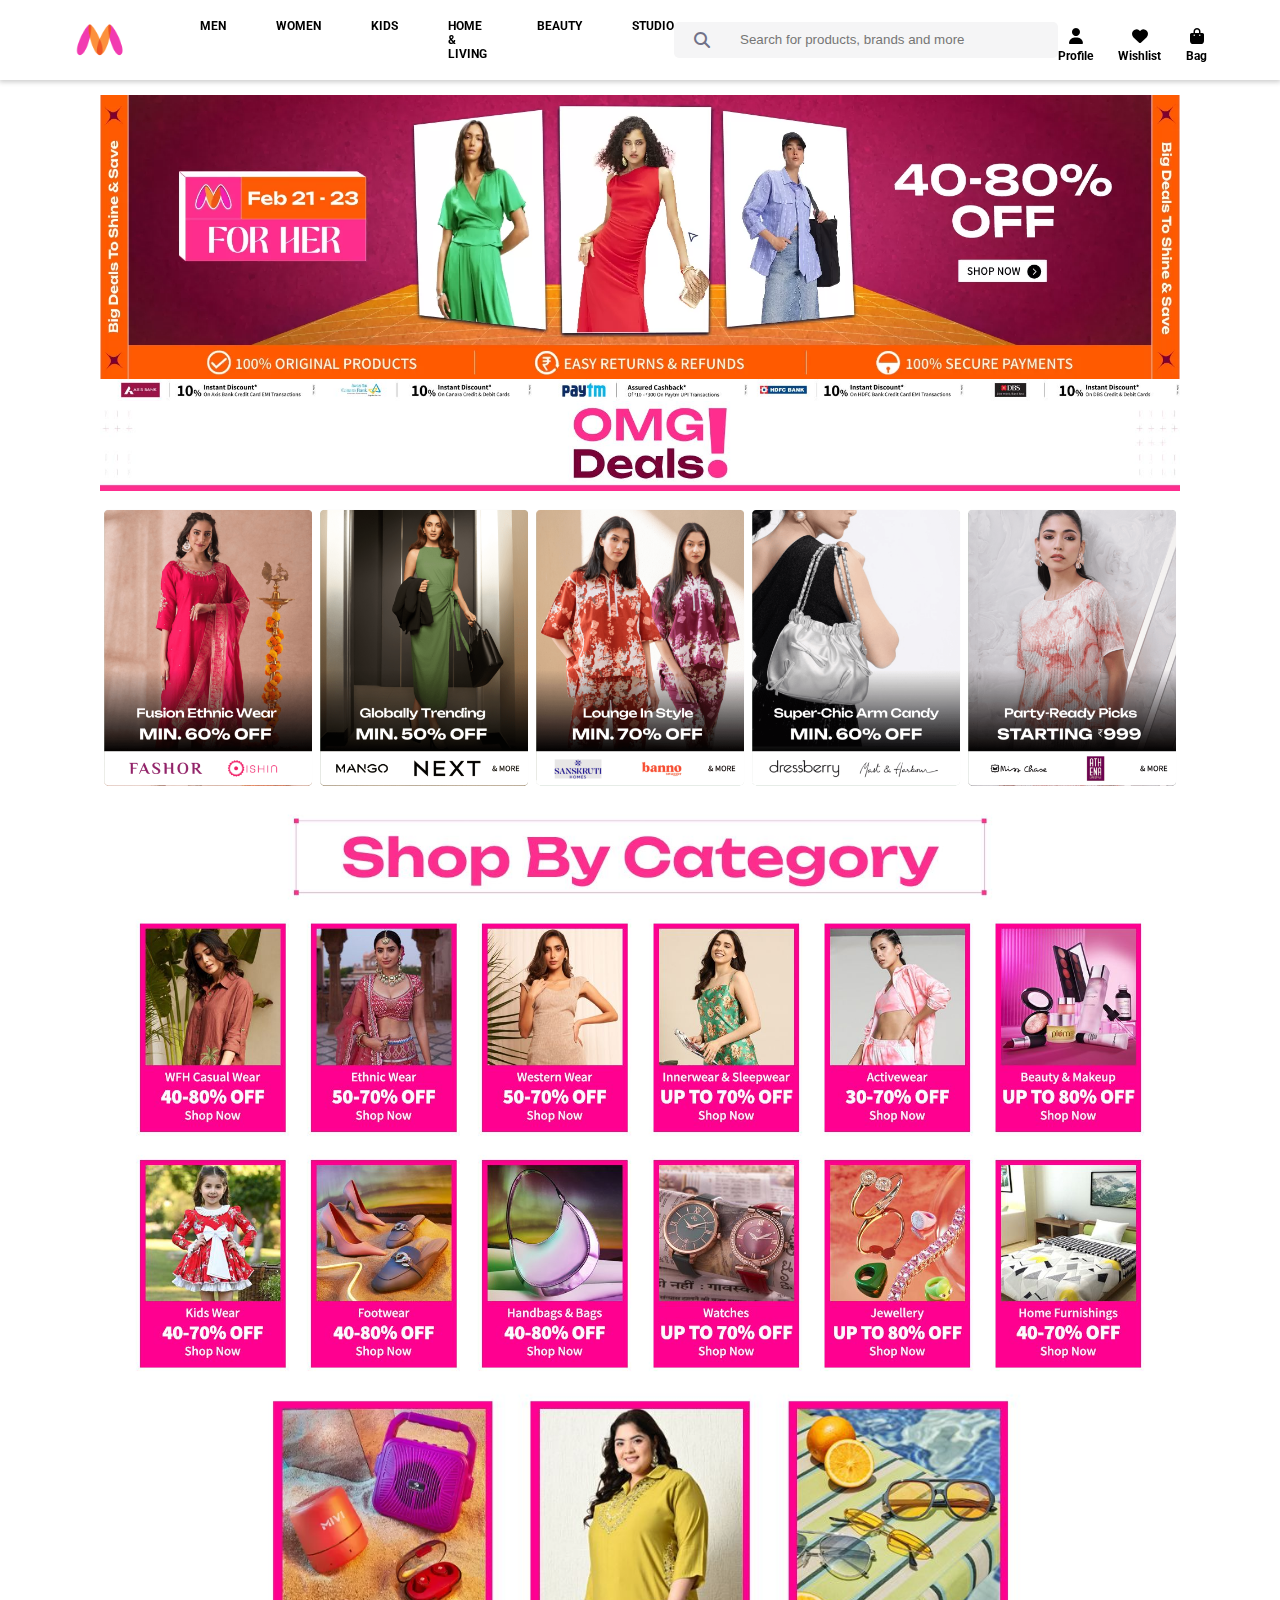
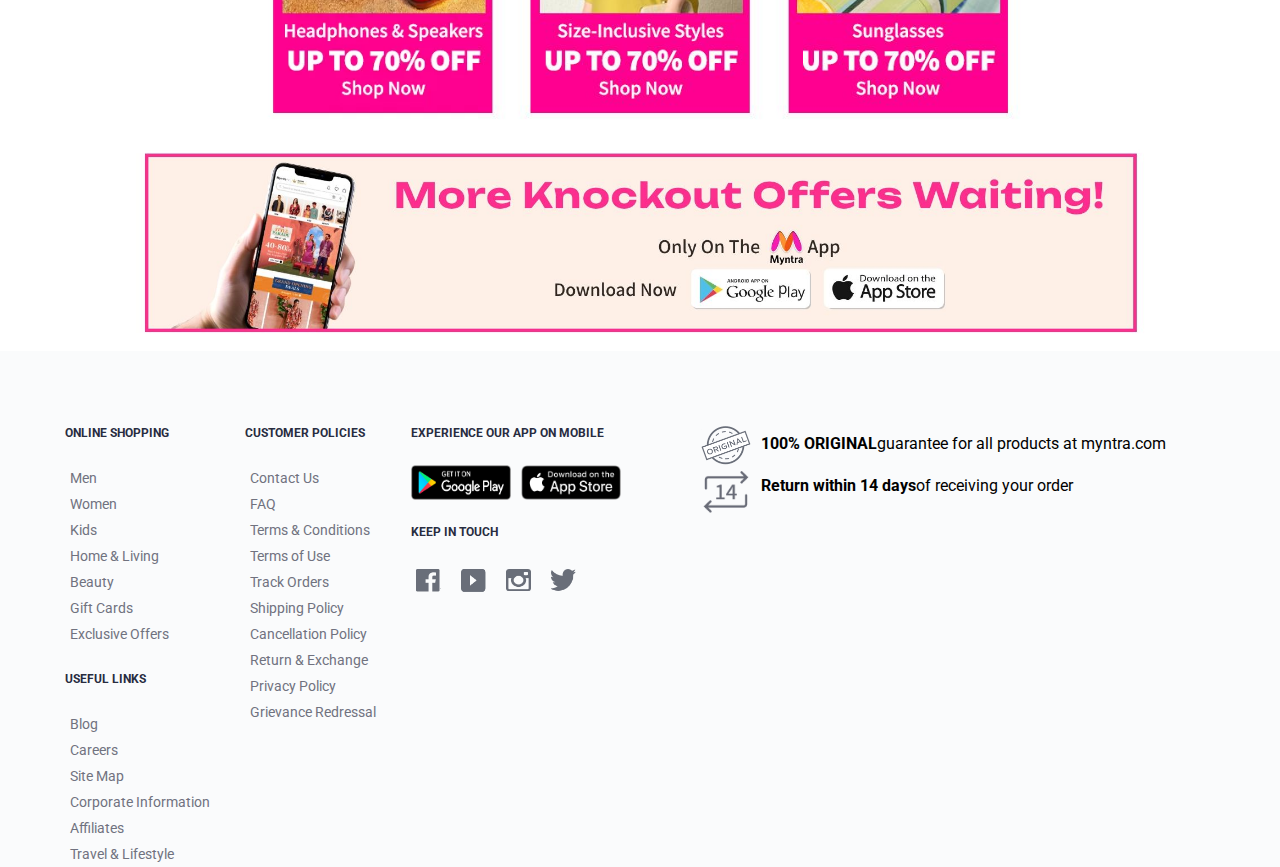
<file: myntra website/women.html>
<html lang="en">

    <head>
        <title>Myntra Website</title>
        <link rel="preconnect" href="https://fonts.googleapis.com">
        <link rel="preconnect" href="https://fonts.gstatic.com" crossorigin>
        <link href="https://fonts.googleapis.com/css2?family=Roboto:ital,wght@0,100..900;1,100..900&display=swap"
            rel="stylesheet">

        <link rel="stylesheet" href="style.css">
        <link rel="stylesheet" href="https://cdnjs.cloudflare.com/ajax/libs/font-awesome/6.7.2/css/all.min.css">
    </head>

    <body>
        <div class="main_outer">

            <!-- top header start -->
            <div class="top_header">

                <div class="website_logo">
                    <a href="index.html">
                        <img src="images/logowebp.webp" alt="">
                    </a>
                </div>

                <div class="header_menu">
                    <div class="menu_items">
                        <a href="men.html">Men</a>

                        <div class="mega_dropdown">

                            <div class="dropdown_column">
                                <h4>Top Wear</h4>
                                <ul>
                                    <li>
                                        <a href="#">T-Shirts</a>
                                    </li>
                                    <li>
                                        <a href="#">Casual Shirts</a>
                                    </li>
                                    <li>
                                        <a href="#">Formal Shirts</a>
                                    </li>
                                    <li>
                                        <a href="#">Sweatshirts</a>
                                    </li>
                                    <li>
                                        <a href="#">Sweaters</a>
                                    </li>
                                    <li>
                                        <a href="#">Jackets</a>
                                    </li>
                                    <li>
                                        <a href="#">Blazers & Coats</a>
                                    </li>
                                    <li>
                                        <a href="#">Suits</a>
                                    </li>
                                    <li>
                                        <a href="#">Rain Jackets</a>
                                    </li>
                                </ul>
                            </div>
                            <div class="dropdown_column">
                                <h4>Bottom Wear</h4>
                                <ul>
                                    <li>
                                        <a href="#">Jeans</a>
                                    </li>
                                    <li>
                                        <a href="#">Casual Trousers</a>
                                    </li>
                                    <li>
                                        <a href="#">Formal Trousers</a>
                                    </li>
                                    <li>
                                        <a href="#">Shorts</a>
                                    </li>
                                    <li>
                                        <a href="#">Track Pants & Joggers</a>
                                    </li>
                                </ul>
                            </div>
                            <div class="dropdown_column">
                                <h4>Foot Wear</h4>
                                <ul>
                                    <li>
                                        <a href="#">Casual Shoes</a>
                                    </li>
                                    <li>
                                        <a href="#">Sports Shoes</a>
                                    </li>
                                    <li>
                                        <a href="#">Formal Shoes</a>
                                    </li>
                                    <li>
                                        <a href="#">Sneakers</a>
                                    </li>
                                    <li>
                                        <a href="#">Sandals & Floaters</a>
                                    </li>
                                    <li>
                                        <a href="#">Flip Flops</a>
                                    </li>
                                    <li>
                                        <a href="#">Socks</a>
                                    </li>
                                </ul>
                            </div>
                            <div class="dropdown_column">
                                <h4>Sports and active Wear</h4>
                                <ul>
                                    <li>
                                        <a href="#">Sport Shoes</a>
                                    </li>
                                    <li>
                                        <a href="#">Sports Sandals</a>
                                    </li>
                                    <li>
                                        <a href="#">Actice T-Shirts</a>
                                    </li>
                                    <li>
                                        <a href="#">Track pants</a>
                                    </li>
                                    <li>
                                        <a href="#">Tracksuit</a>
                                    </li>
                                    <li>
                                        <a href="#">Jackets</a>
                                    </li>
                                    <li>
                                        <a href="#">Sports wear</a>
                                    </li>
                                </ul>
                            </div>

                        </div>
                    </div>
                    <div class="menu_items">
                        <a href="women.html">Women</a>
                        <div class="mega_dropdown">
                            <div class="dropdown_column">
                                <h4>Top Wear</h4>
                                <ul>
                                    <li><a href="#">Tops</a></li>
                                    <li><a href="#">Casual Dresses</a></li>
                                    <li><a href="#">Blouses</a></li>
                                    <li><a href="#">Sweaters</a></li>
                                    <li><a href="#">Jackets</a></li>
                                    <li><a href="#">Cardigans</a></li>
                                    <li><a href="#">Tunics</a></li>
                                </ul>
                            </div>
                            <div class="dropdown_column">
                                <h4>Bottom Wear</h4>
                                <ul>
                                    <li><a href="#">Jeans</a></li>
                                    <li><a href="#">Casual Trousers</a></li>
                                    <li><a href="#">Skirts</a></li>
                                    <li><a href="#">Leggings</a></li>
                                    <li><a href="#">Shorts</a></li>
                                </ul>
                            </div>
                            <div class="dropdown_column">
                                <h4>Foot Wear</h4>
                                <ul>
                                    <li><a href="#">Casual Shoes</a></li>
                                    <li><a href="#">Sandals</a></li>
                                    <li><a href="#">Flats</a></li>
                                    <li><a href="#">Boots</a></li>
                                </ul>
                            </div>
                            <div class="dropdown_column">
                                <h4>Active Wear</h4>
                                <ul>
                                    <li><a href="#">Sports Bras</a></li>
                                    <li><a href="#">Leggings</a></li>
                                    <li><a href="#">Sports Shoes</a></li>
                                    <li><a href="#">Track Pants</a></li>
                                    <li><a href="#">Jackets</a></li>
                                </ul>
                            </div>
                        </div>
                    </div>
                    <div class="menu_items">
                        <a href="kids.html">Kids</a>
                        <div class="mega_dropdown">
                            <div class="dropdown_column">
                                <h4>Top Wear</h4>
                                <ul>
                                    <li><a href="#">T-Shirts</a></li>
                                    <li><a href="#">Shirts</a></li>
                                    <li><a href="#">Sweaters</a></li>
                                    <li><a href="#">Jackets</a></li>
                                    <li><a href="#">Sweatshirts</a></li>
                                </ul>
                            </div>
                            <div class="dropdown_column">
                                <h4>Bottom Wear</h4>
                                <ul>
                                    <li><a href="#">Jeans</a></li>
                                    <li><a href="#">Shorts</a></li>
                                    <li><a href="#">Track Pants</a></li>
                                    <li><a href="#">Casual Trousers</a></li>
                                </ul>
                            </div>
                            <div class="dropdown_column">
                                <h4>Foot Wear</h4>
                                <ul>
                                    <li><a href="#">Casual Shoes</a></li>
                                    <li><a href="#">Sneakers</a></li>
                                    <li><a href="#">Sandals</a></li>
                                </ul>
                            </div>
                            <div class="dropdown_column">
                                <h4>Accessories</h4>
                                <ul>
                                    <li><a href="#">Caps</a></li>
                                    <li><a href="#">Bags</a></li>
                                    <li><a href="#">Gloves</a></li>
                                </ul>
                            </div>
                        </div>
                    </div>
                    <div class="menu_items">
                        <a href="homeandliving.html">Home & Living</a>
                        <div class="mega_dropdown">
                            <div class="dropdown_column">
                                <h4>Furniture</h4>
                                <ul>
                                    <li><a href="#">Sofas</a></li>
                                    <li><a href="#">Beds</a></li>
                                    <li><a href="#">Chairs</a></li>
                                    <li><a href="#">Tables</a></li>
                                    <li><a href="#">Cabinets</a></li>
                                </ul>
                            </div>
                            <div class="dropdown_column">
                                <h4>Bedding</h4>
                                <ul>
                                    <li><a href="#">Bed Linen</a></li>
                                    <li><a href="#">Pillows</a></li>
                                    <li><a href="#">Quilts</a></li>
                                    <li><a href="#">Curtains</a></li>
                                </ul>
                            </div>
                            <div class="dropdown_column">
                                <h4>Kitchenware</h4>
                                <ul>
                                    <li><a href="#">Cookware</a></li>
                                    <li><a href="#">Dining Sets</a></li>
                                    <li><a href="#">Storage Containers</a></li>
                                </ul>
                            </div>
                            <div class="dropdown_column">
                                <h4>Decor</h4>
                                <ul>
                                    <li><a href="#">Wall Art</a></li>
                                    <li><a href="#">Rugs</a></li>
                                    <li><a href="#">Vases</a></li>
                                    <li><a href="#">Cushions</a></li>
                                </ul>
                            </div>
                        </div>
                    </div>
                    <div class="menu_items">
                        <a href="beauty.html">Beauty</a>
                        <div class="mega_dropdown">
                            <div class="dropdown_column">
                                <h4>Skin Care</h4>
                                <ul>
                                    <li><a href="#">Face Creams</a></li>
                                    <li><a href="#">Face Wash</a></li>
                                    <li><a href="#">Serums</a></li>
                                    <li><a href="#">Moisturizers</a></li>
                                </ul>
                            </div>
                            <div class="dropdown_column">
                                <h4>Makeup</h4>
                                <ul>
                                    <li><a href="#">Foundations</a></li>
                                    <li><a href="#">Lipsticks</a></li>
                                    <li><a href="#">Mascara</a></li>
                                    <li><a href="#">Eyeliners</a></li>
                                </ul>
                            </div>
                            <div class="dropdown_column">
                                <h4>Hair Care</h4>
                                <ul>
                                    <li><a href="#">Shampoos</a></li>
                                    <li><a href="#">Conditioners</a></li>
                                    <li><a href="#">Hair Oil</a></li>
                                    <li><a href="#">Hair Colors</a></li>
                                </ul>
                            </div>
                            <div class="dropdown_column">
                                <h4>Fragrances</h4>
                                <ul>
                                    <li><a href="#">Perfumes</a></li>
                                    <li><a href="#">Body Sprays</a></li>
                                </ul>
                            </div>
                        </div>

                    </div>  
                    <div class="menu_items">
                        <a href="studio.html">Studio</a>
                        <div class="mega_dropdown">
                            <div class="dropdown_column">
                                <h4>Photography</h4>
                                <ul>
                                    <li><a href="#">Cameras</a></li>
                                    <li><a href="#">Lenses</a></li>
                                    <li><a href="#">Tripods</a></li>
                                </ul>
                            </div>
                            <div class="dropdown_column">
                                <h4>Audio</h4>
                                <ul>
                                    <li><a href="#">Headphones</a></li>
                                    <li><a href="#">Speakers</a></li>
                                </ul>
                            </div>
                            <div class="dropdown_column">
                                <h4>Lighting</h4>
                                <ul>
                                    <li><a href="#">Studio Lights</a></li>
                                    <li><a href="#">LED Lights</a></li>
                                </ul>
                            </div>
                            <div class="dropdown_column">
                                <h4>Accessories</h4>
                                <ul>
                                    <li><a href="#">Camera Bags</a></li>
                                    <li><a href="#">Stabilizers</a></li>
                                </ul>
                            </div>
                        </div>

                    </div>
                </div>

                <div class="header_search">
                    <div>
                        <i class="fa-solid fa-magnifying-glass"></i>
                    </div>
                    <div class="search_input">
                        <input type="text" name="search" class="input-form"
                            placeholder="Search for products, brands and more">
                    </div>
                </div>

                <div class="header_user_icons">
                    <div class="user_icons">
                        <div>
                            <i class="fa-solid fa-user"></i>
                        </div>
                        <div class="icon_text">Profile</div>
                    </div>
                    <div class="user_icons">
                        <div>
                            <i class="fa-solid fa-heart"></i>
                        </div>
                        <div class="icon_text">Wishlist</div>
                    </div>
                    <div class="user_icons">
                        <div>
                            <i class="fa-solid fa-bag-shopping"></i>
                        </div>
                        <div class="icon_text">Bag</div>
                    </div>
                </div>

            </div>
            <!-- top header end -->

            <!-- banner section start -->
            <div class="men_main_banner">
                <img src="images/womens/women_main_banner.webp" alt="">
            </div>

            <div class="bank_offers">
                <div>
                    <img src="images/mens/bank_offer1.jpg" alt="">
                </div>
                <div>
                    <img src="images/mens/bank_offer2.jpg" alt="">
                </div>
                <div>
                    <img src="images/mens/bank_offer3.jpg" alt="">
                </div>
                <div>
                    <img src="images/mens/bank_offer4.jpg" alt="">
                </div>
                <div>
                    <img src="images/mens/bank_offer5.jpg" alt="">
                </div>
            </div>

            <div class="omg_deals_men">
                <img src="images/womens/omg_deals_women.jpg" alt="">
            </div>

            <div class="omg_deal_pic">
                <div>
                    <img src="images/womens/omg_deal_pic1.png" alt="">
                </div>
                <div>
                    <img src="images/womens/omg_deal_pic2.png" alt="">
                </div>
                <div>
                    <img src="images/womens/omg_deal_pic3.png" alt="">
                </div>
                <div>
                    <img src="images/womens/omg_deal_pic4.png" alt="">
                </div>
                <div>
                    <img src="images/womens/omg_deal_pic5.png" alt="">
                </div>
            </div>

            <div class="shop_by_category_men">
                <img src="images/womens/shop_by_category_women.jpg" alt="">
            </div>

            <div class="shop_by_category_men_pics">
                <div class="shop_by_category_men_row1">
                    <div>
                        <img src="images/womens/shop_by_category_women_pic1.jpg" alt="">
                    </div>
                    <div>
                        <img src="images/womens/shop_by_category_women_pic2.jpg" alt="">
                    </div>
                    <div>
                        <img src="images/womens/shop_by_category_women_pic3.jpg" alt="">
                    </div>
                    <div>
                        <img src="images/womens/shop_by_category_women_pic4.jpg" alt="">
                    </div>
                    <div>
                        <img src="images/womens/shop_by_category_women_pic5.jpg" alt="">
                    </div>
                    <div>
                        <img src="images/womens/shop_by_category_women_pic6.jpg" alt="">
                    </div>
                </div>
                <div class="shop_by_category_men_row2">
                    <div>
                        <img src="images/womens/shop_by_category_women_pic7.jpg" alt="">
                    </div>
                    <div>
                        <img src="images/womens/shop_by_category_women_pic8.jpg" alt="">
                    </div>
                    <div>
                        <img src="images/womens/shop_by_category_women_pic9.jpg" alt="">
                    </div>
                    <div>
                        <img src="images/womens/shop_by_category_women_pic10.jpg" alt="">
                    </div>
                    <div>
                        <img src="images/womens/shop_by_category_women_pic11.jpg" alt="">
                    </div>
                    <div>
                        <img src="images/womens/shop_by_category_women_pic12.jpg" alt="">
                    </div>
                </div>
                <div class="shop_by_category_women_row3">
                    <div>
                        <img src="images/womens/shop_by_category_women_pic13.webp" alt="">
                    </div>
                    <div>
                        <img src="images/womens/shop_by_category_women_pic14.jpg" alt="">
                    </div>
                    <div>
                        <img src="images/womens/shop_by_category_women_pic15.jpg" alt="">
                    </div>
                </div>
            </div>

            <div class="knockout_offer">
                <img src="images/womens/knockout_offer.jpg" alt="">
            </div>
            <!-- banner section start -->

            <!-- website description section start -->
            <div class="description">
                <div class="description_part1">
                    <div class="description_section1">
                        <h2>ONLINE SHOPPING</h2>
                        <div class="links">
                            <div><a href="#">Men</a></div>
                            <div><a href="#">Women</a></div>
                            <div><a href="#">Kids</a></div>
                            <div><a href="#">Home & Living</a></div>
                            <div><a href="#">Beauty</a></div>
                            <div><a href="#">Gift Cards</a></div>
                            <div><a href="#">Exclusive Offers</a></div>
                        </div>
                    </div>

                    <div class="description_section2">
                        <h2>USEFUL LINKS</h2>
                        <div class="links">
                            <div><a href="#">Blog</a></div>
                            <div><a href="#">Careers</a></div>
                            <div><a href="#">Site Map</a></div>
                            <div><a href="#">Corporate Information</a></div>
                            <div><a href="#">Affiliates</a></div>
                            <div><a href="#">Travel & Lifestyle</a></div>
                        </div>
                    </div>
                </div>

                <div class="description_part2">
                    <div class="description_section3">
                        <h2>CUSTOMER POLICIES</h2>
                        <div class="links">
                            <div><a href="#">Contact Us</a></div>
                            <div><a href="#">FAQ</a></div>
                            <div><a href="#">Terms & Conditions</a></div>
                            <div><a href="#">Terms of Use</a></div>
                            <div><a href="#">Track Orders</a></div>
                            <div><a href="#">Shipping Policy</a></div>
                            <div><a href="#">Cancellation Policy</a></div>
                            <div><a href="#">Return & Exchange</a></div>
                            <div><a href="#">Privacy Policy</a></div>
                            <div><a href="#">Grievance Redressal</a></div>
                        </div>
                    </div>
                </div>

                <div class="description_part3">
                    <div class="description_section4">
                        <h2>EXPERIENCE OUR APP ON MOBILE</h2>
                        <div class="app_downloader">
                            <div>
                                <img src="images/playstore.png" alt="">
                            </div>
                            <div>
                                <img src="images/applestore.png" alt="">
                            </div>
                        </div>
                    </div>

                    <div class="description_section5">
                        <h2>KEEP IN TOUCH</h2>
                        <div class="social_links">
                            <div>
                                <a href="www.facebook.com">
                                    <img src="images/fb.png" alt="">
                                </a>
                            </div>
                            <div>
                                <a href="www.youtube.com">
                                    <img src="images/yt.png" alt="">
                                </a>
                            </div>
                            <div>
                                <a href="www.instagram.com">
                                    <img src="images/insta.png" alt="">
                                </a>
                            </div>
                            <div>
                                <a href="www.twitter.com">
                                    <img src="images/twitter.png" alt="">
                                </a>
                            </div>
                        </div>
                    </div>
                </div>

                <div class="description_part4">
                    <div class="description_section6">
                        <div>
                            <img src="images/original.png" alt="">
                        </div>
                        <div class="original_content">
                            <div class="original">100% ORIGINAL</div>
                            <div class="product_info">guarantee for all products at myntra.com</div>
                        </div>
                    </div>

                    <div class="description_section7">
                        <div>
                            <img src="images/14.png" alt="">
                        </div>
                        <div class="original_content">
                            <div class="original">Return within 14 days </div>
                            <div class="product_info"> of receiving your order</div>
                        </div>
                    </div>
                </div>
            </div>

            <div class="description_section8">

            </div>
            <!-- website description section end -->

        </div>
    </body>

</html>
</file>
<file: myntra website/style.css>
*{
    margin: 0px;
    padding: 0px;
}
a{
    color: black;
    text-decoration: none;
}
body {
    font-family: 'Roboto', sans-serif;
}
.main_outer{
    width: 100%;
}
.top_header{
    width: 100%;
    display: flex;
    justify-content: space-between;
    align-items: center;
    background-color: white;
    box-shadow: 0px 1px 5px 1px #ccc;
    position: sticky;
    top: 0;  
    z-index: 1000;
}
.website_logo img{
    width: 50px;
    padding: 15px 75px;
}
.header_menu{
    display: flex;
    font-weight: bold;
    text-transform: uppercase;
    font-size: 12px;
    gap: 50px;
    position: relative;
}
.menu_items{
    position: relative;
}
.mega_dropdown {
    position: absolute;
    top: 50px;
    left: -20px;
    background-color: white;
    box-shadow: 0px 4px 8px rgba(0, 0, 0, 0.1);
    z-index: 1000;
    width: 700px;
    padding: 20px 20px;
    box-sizing: border-box;
    border-top: 2px solid #ff3f6c;
    opacity: 0;  /* Initially transparent */
    visibility: hidden;  /* Initially hidden */
    transition: opacity 0.3s ease, visibility 0s linear 0.3s;  /* Fade-in/out with smooth transition */
}
.menu_items:hover .mega_dropdown {
    opacity: 1;  /* Fully visible */
    visibility: visible;  /* Make it visible */
    transition: opacity 0.3s ease, visibility 0s linear 0s;  /* Ensure visibility change happens immediately after opacity */
}
.dropdown_column {
    display: inline-block;
    vertical-align: top;
    width: 20%;
    padding: 0 10px;
    box-sizing: border-box;
}
.dropdown_column h4 {
    font-size: 14px;
    font-weight: bold;
    color: #282c3f;
    margin-bottom: 10px;
    text-transform: uppercase;
}

.dropdown_column ul {
    list-style: none;
    padding: 0;
    margin: 0;
}

.dropdown_column ul li {
    margin-bottom: 8px;
}

.dropdown_column ul li a {
    color: #535766;
    font-size: 12px;
    text-decoration: none;
    text-transform: capitalize;
}

.dropdown_column ul li a:hover {
    color: #ff3f6c;
}
.dropdown_column img {
    width: 100%;
    border-radius: 4px;
}

/* Show mega dropdown on hover */
.menu_items:hover .mega_dropdown {
    display: block;
}


.header_search{
    display: flex;
    width: 30%;
    background-color: #F5F5F6;
    padding: 10px;
    box-sizing: border-box;
    gap: 30px;
    border-radius: 5px;
}
.header_search i{
    color: #717288;
    padding-left: 10px;
}
.search_input input{
    width: 450px;
    background: transparent;
    border: none;
}
.header_user_icons{
    display: flex;
    padding-right: 80px;
    padding-top: 10px;
    box-sizing: border-box;
    gap: 25px;
    text-align: center;
}
.icon_text{
    font-weight: bold;
    font-size: 12px;
    padding-top: 5px;
    box-sizing: border-box;
}
.top_discount img{
    width: 100%;
    padding: 15px 35px;
    box-sizing: border-box;
}
.top_animation1 img{
    width: 100%;

}
.medal_worthy p{
    font-size: 30px;
    font-weight: bold;
    color: #3F4152;
}
.medal_worthy{
    letter-spacing: 3px;
    padding-top: 80px;
    padding-left: 50px;
    padding-bottom: 60px;
}
.animation2{
    width: 100%;
    display: flex;
}
.animation2image img{
    width: 100%;
}
.animation3{
    width: 100%;
    display: flex;
}
.animation3image img{
    width: 100%;
}
.shop_category{
    width: 100%;
}
.shop_category_image{
    display: flex;
}
.shop_category_image img{
    width: 100%;
}
.shop_category_image_end{
    display: flex;
    justify-content: center;
}


.description{
    background-color: #FAFBFC;
    width: 100%;
    padding-top: 50px;
    display: flex;
    justify-content: center;
}
.description h2{
    color: #282C40;
    font-size: 12px;
    font-weight: bold;
    padding: 25px 0px;
}
.description a{
    color: #70727F;
    font-size: 14px;
    display: flex;
    flex-direction: column;
    padding: 5px;

}
.description_section1{
    padding: 0px 15px;
}
.description_section2{
    padding: 0px 15px;
}
.description_section3{
    padding: 0px 15px;
}
.description_section4{
    padding: 0px 15px;
}
.description_section5{
    padding: 0px 15px;
}
.description_section6{
    padding: 0px 15px;
    display: flex;
    gap: 10px;
}
.description_section7{
    padding: 0px 15px;
    display: flex;
    gap: 10px;
}
.description_part4{
    padding: 25px 50px;
}
.description_part4 img{
    width: 50px;
}
.app_downloader{
    display: flex;
    gap: 10px;
}
.app_downloader img{
    width: 100px;
    height: 35px;
}
.social_links{
    display: flex;
    gap: 10px;
}
.social_links img{
    width: 25px;
    height: 25px;

}
.original_content{
    display: flex;
    padding-top: 8px;
}
.original{
    font-weight: bold;
}


/* mens page */
.men_main_banner img{
    width: 100%;
    padding-top: 15px;
    padding-right: 100px;
    padding-left: 100px;
    box-sizing: border-box;
}
.omg_deals_men img{
    width: 100%;
    padding-right: 100px;
    padding-left: 100px;
    box-sizing: border-box;
}
.omg_deal_pic{
    display: flex;
    padding: 15px 100px;
    box-sizing: border-box;
    /* width: 100%; */
}
.omg_deal_pic img{
    width: 100%;
}
.shop_by_category_men img{
    width: 100%;

}
.shop_by_category_men_row1{
    display: flex;
    padding: 0px 100px;

}
.shop_by_category_men_row1 img{
    width: 100%;
}
.shop_by_category_men_row2{
    display: flex;
    padding: 0px 100px;

}
.shop_by_category_men_row2 img{
    width: 100%;
}
.shop_by_category_men_row3{
    display: flex;  
    justify-content: center;
}
.shop_by_category_men_row3 img{
    width: 285px;
}
.knockout_offer img{
    width: 100% ;
    padding: 10px 100px;
    box-sizing: border-box;
}
.bank_offers{
    display: flex;
    padding: 0px 100px;
    box-sizing: border-box;
}
.bank_offers img{
    width: 100%;
}
.shop_by_category_women_row3{
    display: flex;
    justify-content: center;
}
.shop_by_category_women_row3 img{
    width: 325px;
}


/* kids section start  */
.kids_top_banner{
    padding: 45px 0px;
}
.kids_top_banner img{
    width: 100%;
}
.kids_section_heading_text{
    padding-top: 50px;
    padding-left: 100px;
    padding-bottom: 50px;
    box-sizing: border-box;
    color: #3F4152;
    letter-spacing: 5px;
    font-size: 18px;
}
.kids_brands{
    display: flex;
}
.kids_brands img{
    width: 100%;
}
.kids_top_picks{
    display: flex;
}
.kids_top_picks img{
    width: 100%;
}
.iconic_brands_pic{
    display: flex;
}
.iconic_brands_pic img{
    width: 100%;
}
.fashion_essentials_row1{
    display: flex;
}
.fashion_essentials_row1 img{
    width: 100%;
}
.fashion_essentials_row2{
    display: flex;
}
.fashion_essentials_row2 img{
    width: 100%;
}
.explore_more_row1{
    display: flex;
}
.explore_more_row1 img{
    width: 100%;
}
.explore_more_row2{
    display: flex;
}
.explore_more_row2 img{
    width: 100%;
}
.explore_more_row3{
    display: flex;
}
.explore_more_row3 img{
    width: 100%;
}
.kids_space{
    display: flex;
}
.kids_space img{
    width: 100%;
}
.budget_buy{
    display: flex;
}
.budget_buy img{
    width: 100%;
}
.shop_more_brands{
    display: flex;
}
.shop_more_brands img{
    width: 100%;
}
.top_filter_bg{
    background-color: white;
}
.top_filter{
    padding: 0px 160px;
    padding-top: 15px;
}
.top_filter_heading{
    font-size: 14px;
    padding: 15px 0px;
    box-sizing: border-box;
}
.top_filter_heading span{
    font-weight: bold;
}
.top_filter_items_number{
    color: gray;
    padding: 0px 0px;
    box-sizing: border-box;
    font-size: 14px;
}
.top_filter_items_number span{
    font-weight: bold;
    color: black;
}
.top_filter_sort_section{
    display: flex;
    justify-content: space-between;
    padding-top: 30px;
    padding-bottom: 10px;
}
.top_filter_left{
    width: 20%;
    font-weight: bold;
    font-size: 16px;
    padding-top: 15px;
}
.top_filter_right{
    width: 80%;
    display: flex;
    justify-content: space-between;
}
.top_filter_right_left{
    padding-top: 15px;
    display: flex;
    gap: 20px;
    font-size: 14px;
    color: gray;
}
.top_filter_right_right{
    width: 220px;
    display: flex;
    justify-content: space-between;
    font-size: 14px;
    color: black;
    padding: 12px;
    box-sizing: border-box;
    border: 1px solid #ccc;

}
.top_filter_right_right span{
    color: black;
    font-weight: bold;
}
.top_filter_border{
    border-bottom: 1px solid #ccc;
}

/* Price Slider Styles */
.price-slider {
    padding: 0px;
}

.price-slider .slider {
    -webkit-appearance: none;
    width: 100%;
    height: 2px;
    background: #ff3f6c;
    outline: none;
    margin: 15px 0;
}

.price-slider .slider::-webkit-slider-thumb {
    -webkit-appearance: none;
    appearance: none;
    width: 20px;
    height: 20px;
    background: #ff3f6c;
    border-radius: 50%;
    cursor: pointer;
}

.price-slider .slider::-moz-range-thumb {
    width: 20px;
    height: 20px;
    background: #ff3f6c;
    border-radius: 50%;
    cursor: pointer;
    border: none;
}

.price-range {
    font-size: 14px;
    color: #282c3f;
    font-weight: 500;
}
.category_section_bg{
    background-color: white;
}
.category_section{
    padding: 0px 160px;
    display: flex;
}
.category_section_left{
    width: 20%;
    border-right: 1px solid #ccc;
}
.category_option,
.brand_option,
.price_option,
.color_option,
.discount_option {
    border-bottom: 1px solid #ccc;
    padding: 15px 0;
}

.category_option_heading {
    font-size: 14px;
    font-weight: bold;
    padding: 0 20px;
    display: flex;
    justify-content: space-between;
    align-items: center;
}

.search-icon {
    font-size: 12px;
    color: #282c3f;
    cursor: pointer;
}

.category_option_options {
    font-size: 14px;
    color: #282c3f;
    padding: 10px 20px;
}

.category_option_options ul li {
    line-height: 24px;
    display: flex;
    align-items: center;
    gap: 8px;
    cursor: pointer;
    color: #282c3f;
}

/* Checkbox styles */
input[type="checkbox"] {
    width: 16px;
    height: 16px;
    margin: 0;
    cursor: pointer;
    border: 1px solid #d4d5d8;
    border-radius: 2px;
}

/* Color section specific styles */
.color_options {
    display: flex;
    align-items: center;
}

.color_circle {
    width: 14px;
    height: 14px;
    border-radius: 50%;
    margin: 0 8px;
}

.show-more {
    color: #ff3f6c;
    font-size: 14px;
    padding: 8px 20px 0;
    cursor: pointer;
}

/* Numbers in gray */
.category_option_options ul li span {
    color: #94969f;
    margin-left: 0;
}

.category_section_right{
    width: 80%;
    padding-bottom: 40px;
}

.category_section_right_image_row{
    width: 100%;
    display: flex;
    justify-content: space-evenly;
}
.category_section_right_image_number{
    width: 15%;
    padding-top: 35px;
}
.category_section_image img{
    width: 190px;
}
.category_section_image_heading{
    font-size: 16px;
    font-weight: bold;
    padding-top: 10px;
    padding-left: 10px;
}
.category_section_image_company{
    font-size: 14px;
    color: gray;
    padding-left: 10px;
    padding-top: 5px;
}
.category_section_image_price{
    font-size: 14px;
    font-weight: bold;
    padding-left: 10px;
    padding-top: 5px;
}
.category_section_image_price span{
    font-weight: lighter;
    color: gray;
    text-decoration: line-through;
}

/* Pagination styles */
.pagination_section {
    display: flex;
    justify-content: center;
    align-items: center;
    padding: 30px 0 50px 0;
    gap: 15px;
}

.pagination_button {
    padding: 8px 16px;
    border: 1px solid #d4d5d8;
    background: white;
    color: #282c3f;
    font-size: 14px;
    cursor: pointer;
    display: flex;
    align-items: center;
    gap: 5px;
}

.pagination_button:hover {
    border-color: #282c3f;
}

.pagination_text {
    color: #94969f;
    font-size: 14px;
}

.pagination_current {
    font-weight: bold;
    color: #282c3f;
}
</file>
<file: project 3/myntra website/style.css>
*{
    margin: 0px;
    padding: 0px;
}
a{
    color: black;
    text-decoration: none;
}
body {
    font-family: 'Roboto', sans-serif;
}
.main_outer{
    width: 100%;
}
.top_header{
    width: 100%;
    display: flex;
    justify-content: space-between;
    align-items: center;
    background-color: white;
    box-shadow: 0px 1px 5px 1px #ccc;
    position: sticky;
    top: 0;  
    z-index: 1000;
}
.website_logo img{
    width: 50px;
    padding: 15px 75px;
}
.header_menu{
    display: flex;
    font-weight: bold;
    text-transform: uppercase;
    font-size: 12px;
    gap: 50px;
    position: relative;
}
.menu_items{
    position: relative;
}
.mega_dropdown {
    position: absolute;
    top: 50px;
    left: -20px;
    background-color: white;
    box-shadow: 0px 4px 8px rgba(0, 0, 0, 0.1);
    z-index: 1000;
    width: 700px;
    padding: 20px 20px;
    box-sizing: border-box;
    border-top: 2px solid #ff3f6c;
    opacity: 0;  /* Initially transparent */
    visibility: hidden;  /* Initially hidden */
    transition: opacity 0.3s ease, visibility 0s linear 0.3s;  /* Fade-in/out with smooth transition */
}
.menu_items:hover .mega_dropdown {
    opacity: 1;  /* Fully visible */
    visibility: visible;  /* Make it visible */
    transition: opacity 0.3s ease, visibility 0s linear 0s;  /* Ensure visibility change happens immediately after opacity */
}
.dropdown_column {
    display: inline-block;
    vertical-align: top;
    width: 20%;
    padding: 0 10px;
    box-sizing: border-box;
}
.dropdown_column h4 {
    font-size: 14px;
    font-weight: bold;
    color: #282c3f;
    margin-bottom: 10px;
    text-transform: uppercase;
}

.dropdown_column ul {
    list-style: none;
    padding: 0;
    margin: 0;
}

.dropdown_column ul li {
    margin-bottom: 8px;
}

.dropdown_column ul li a {
    color: #535766;
    font-size: 12px;
    text-decoration: none;
    text-transform: capitalize;
}

.dropdown_column ul li a:hover {
    color: #ff3f6c;
}
.dropdown_column img {
    width: 100%;
    border-radius: 4px;
}

/* Show mega dropdown on hover */
.menu_items:hover .mega_dropdown {
    display: block;
}


.header_search{
    display: flex;
    width: 30%;
    background-color: #F5F5F6;
    padding: 10px;
    box-sizing: border-box;
    gap: 30px;
    border-radius: 5px;
}
.header_search i{
    color: #717288;
    padding-left: 10px;
}
.search_input input{
    width: 450px;
    background: transparent;
    border: none;
}
.header_user_icons{
    display: flex;
    padding-right: 80px;
    padding-top: 10px;
    box-sizing: border-box;
    gap: 25px;
    text-align: center;
}
.icon_text{
    font-weight: bold;
    font-size: 12px;
    padding-top: 5px;
    box-sizing: border-box;
}
.top_discount img{
    width: 100%;
    padding: 15px 35px;
    box-sizing: border-box;
}
.top_animation1 img{
    width: 100%;

}
.medal_worthy p{
    font-size: 30px;
    font-weight: bold;
    color: #3F4152;
}
.medal_worthy{
    letter-spacing: 3px;
    padding-top: 80px;
    padding-left: 50px;
    padding-bottom: 60px;
}
.animation2{
    width: 100%;
    display: flex;
}
.animation2image img{
    width: 100%;
}
.animation3{
    width: 100%;
    display: flex;
}
.animation3image img{
    width: 100%;
}
.shop_category{
    width: 100%;
}
.shop_category_image{
    display: flex;
}
.shop_category_image img{
    width: 100%;
}
.shop_category_image_end{
    display: flex;
    justify-content: center;
}


.description{
    background-color: #FAFBFC;
    width: 100%;
    padding-top: 50px;
    display: flex;
    justify-content: center;
}
.description h2{
    color: #282C40;
    font-size: 12px;
    font-weight: bold;
    padding: 25px 0px;
}
.description a{
    color: #70727F;
    font-size: 14px;
    display: flex;
    flex-direction: column;
    padding: 5px;

}
.description_section1{
    padding: 0px 15px;
}
.description_section2{
    padding: 0px 15px;
}
.description_section3{
    padding: 0px 15px;
}
.description_section4{
    padding: 0px 15px;
}
.description_section5{
    padding: 0px 15px;
}
.description_section6{
    padding: 0px 15px;
    display: flex;
    gap: 10px;
}
.description_section7{
    padding: 0px 15px;
    display: flex;
    gap: 10px;
}
.description_part4{
    padding: 25px 50px;
}
.description_part4 img{
    width: 50px;
}
.app_downloader{
    display: flex;
    gap: 10px;
}
.app_downloader img{
    width: 100px;
    height: 35px;
}
.social_links{
    display: flex;
    gap: 10px;
}
.social_links img{
    width: 25px;
    height: 25px;

}
.original_content{
    display: flex;
    padding-top: 8px;
}
.original{
    font-weight: bold;
}


/* mens page */
.men_main_banner img{
    width: 100%;
    padding-top: 15px;
    padding-right: 100px;
    padding-left: 100px;
    box-sizing: border-box;
}
.omg_deals_men img{
    width: 100%;
    padding-right: 100px;
    padding-left: 100px;
    box-sizing: border-box;
}
.omg_deal_pic{
    display: flex;
    padding: 15px 100px;
    box-sizing: border-box;
    /* width: 100%; */
}
.omg_deal_pic img{
    width: 100%;
}
.shop_by_category_men img{
    width: 100%;

}
.shop_by_category_men_row1{
    display: flex;
    padding: 0px 100px;

}
.shop_by_category_men_row1 img{
    width: 100%;
}
.shop_by_category_men_row2{
    display: flex;
    padding: 0px 100px;

}
.shop_by_category_men_row2 img{
    width: 100%;
}
.shop_by_category_men_row3{
    display: flex;  
    justify-content: center;
}
.shop_by_category_men_row3 img{
    width: 285px;
}
.knockout_offer img{
    width: 100% ;
    padding: 10px 100px;
    box-sizing: border-box;
}
.bank_offers{
    display: flex;
    padding: 0px 100px;
    box-sizing: border-box;
}
.bank_offers img{
    width: 100%;
}
.shop_by_category_women_row3{
    display: flex;
    justify-content: center;
}
.shop_by_category_women_row3 img{
    width: 325px;
}


/* kids section start  */
.kids_top_banner{
    padding: 45px 0px;
}
.kids_top_banner img{
    width: 100%;
}
.kids_section_heading_text{
    padding-top: 50px;
    padding-left: 100px;
    padding-bottom: 50px;
    box-sizing: border-box;
    color: #3F4152;
    letter-spacing: 5px;
    font-size: 18px;
}
.kids_brands{
    display: flex;
}
.kids_brands img{
    width: 100%;
}
.kids_top_picks{
    display: flex;
}
.kids_top_picks img{
    width: 100%;
}
.iconic_brands_pic{
    display: flex;
}
.iconic_brands_pic img{
    width: 100%;
}
.fashion_essentials_row1{
    display: flex;
}
.fashion_essentials_row1 img{
    width: 100%;
}
.fashion_essentials_row2{
    display: flex;
}
.fashion_essentials_row2 img{
    width: 100%;
}
.explore_more_row1{
    display: flex;
}
.explore_more_row1 img{
    width: 100%;
}
.explore_more_row2{
    display: flex;
}
.explore_more_row2 img{
    width: 100%;
}
.explore_more_row3{
    display: flex;
}
.explore_more_row3 img{
    width: 100%;
}
.kids_space{
    display: flex;
}
.kids_space img{
    width: 100%;
}
.budget_buy{
    display: flex;
}
.budget_buy img{
    width: 100%;
}
.shop_more_brands{
    display: flex;
}
.shop_more_brands img{
    width: 100%;
}
</file>
